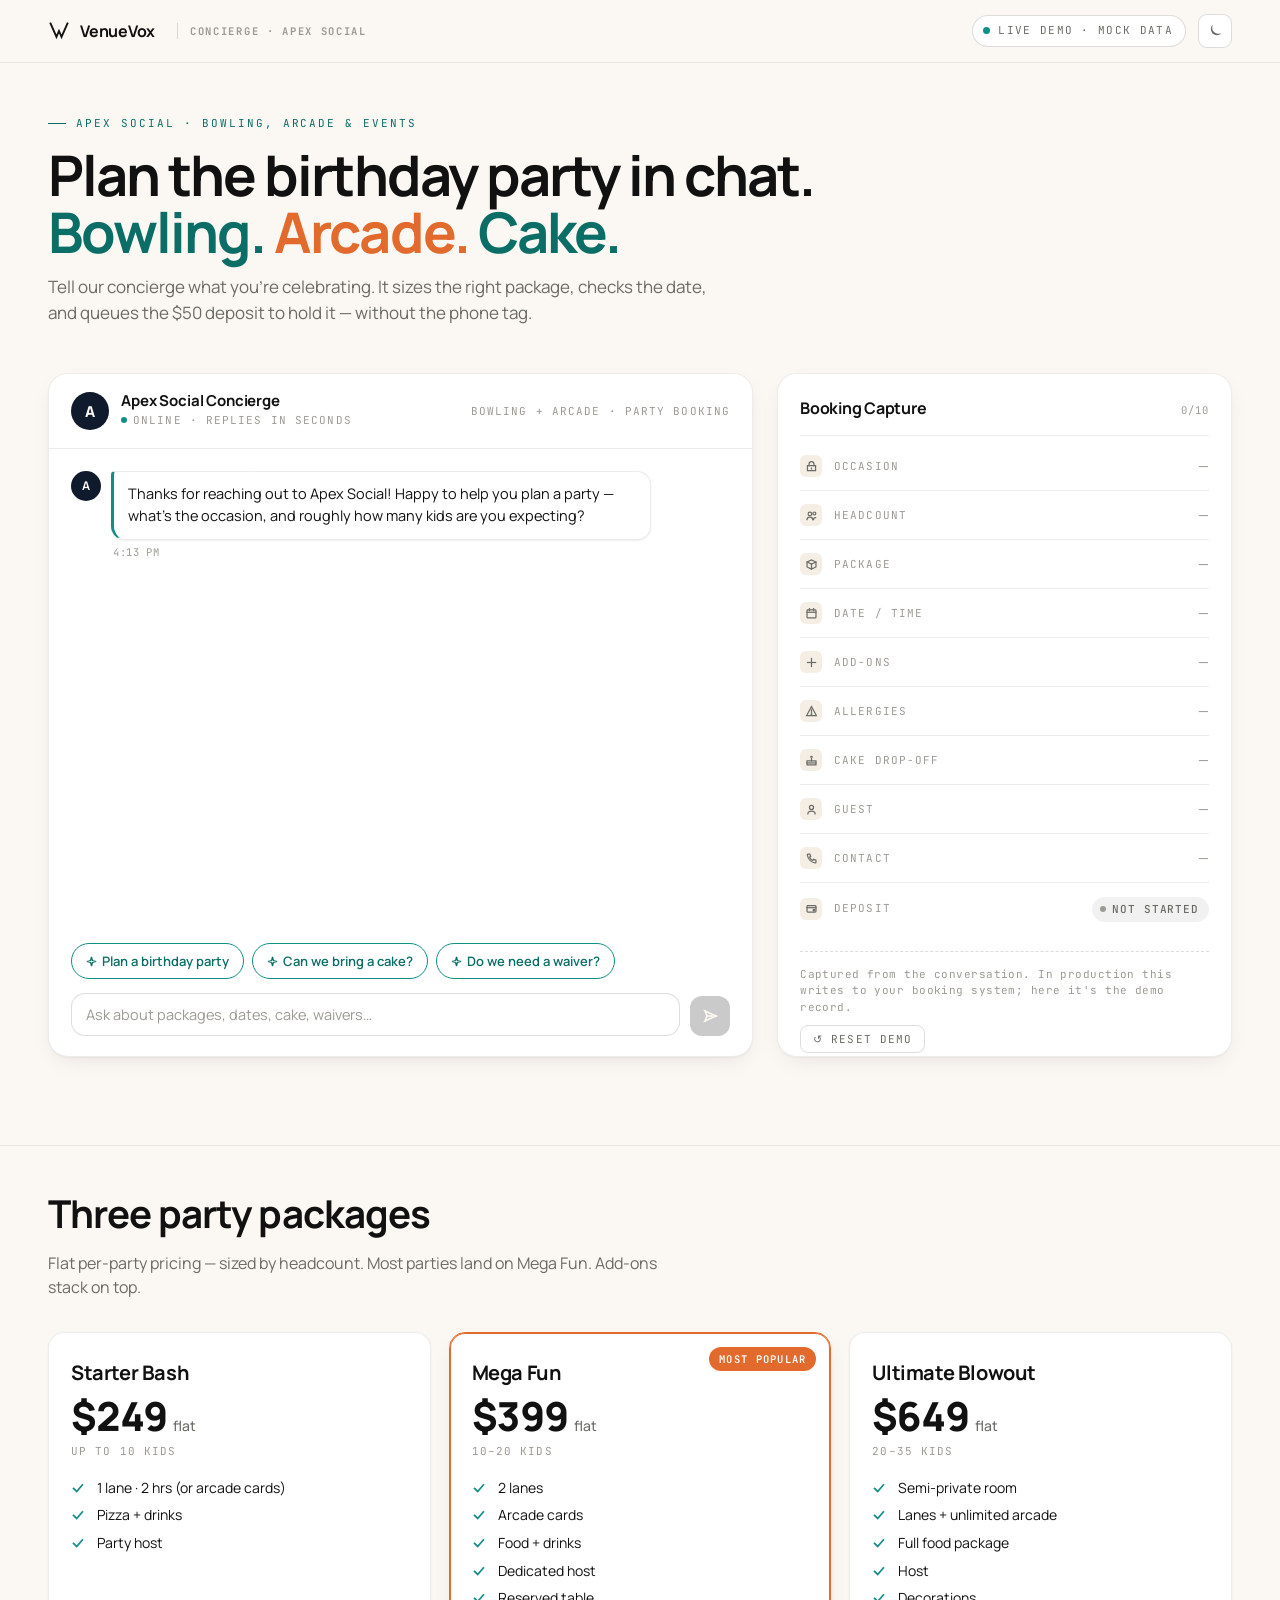
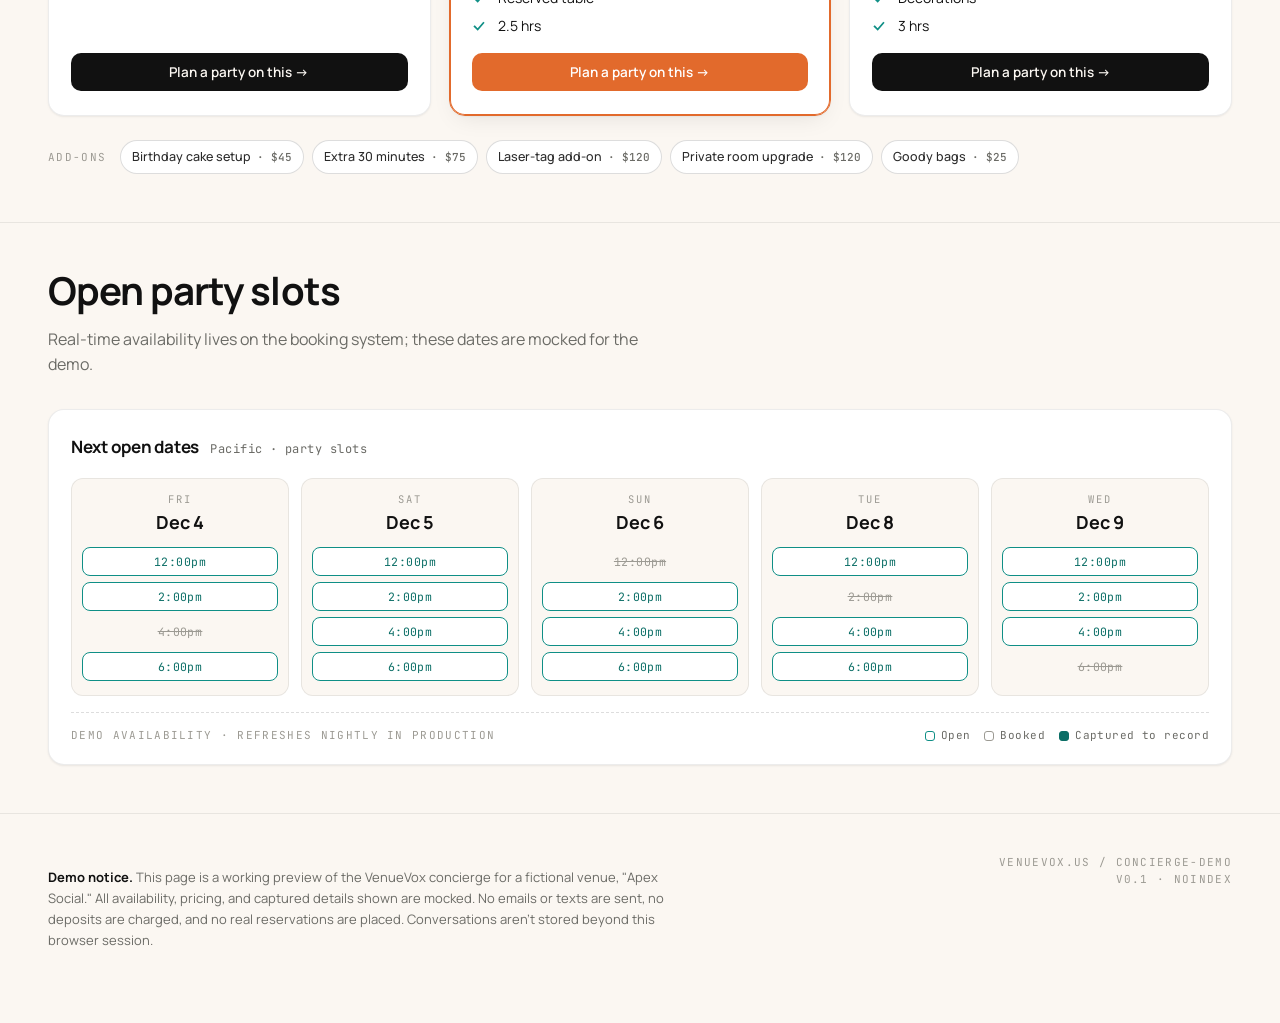
<file: concierge-demo/index.html>
<!doctype html>
<html lang="en" data-theme="light">
<head>
<meta charset="utf-8" />
<meta name="viewport" content="width=device-width,initial-scale=1" />
<meta name="robots" content="noindex,nofollow" />
<title>Apex Social — Concierge (demo)</title>
<meta name="description" content="VenueVox concierge demo — a chat-first party-booking assistant for a fictional eatertainment venue. Mock data only." />
<link rel="icon" href="/favicon.svg" type="image/svg+xml" />
<link rel="preconnect" href="https://fonts.googleapis.com">
<link rel="preconnect" href="https://fonts.gstatic.com" crossorigin>
<link href="https://fonts.googleapis.com/css2?family=Manrope:wght@400;500;600;700;800&family=JetBrains+Mono:wght@400;500&display=swap" rel="stylesheet">
<link rel="stylesheet" href="/concierge-demo/styles.css" />
<!-- PostHog (product analytics) -->
<script>
  !function(t,e){var o,n,p,r;e.__SV||(window.posthog=e,e._i=[],e.init=function(i,s,a){function g(t,e){var o=e.split(".");2==o.length&&(t=t[o[0]],e=o[1]),t[e]=function(){t.push([e].concat(Array.prototype.slice.call(arguments,0)))}}(p=t.createElement("script")).type="text/javascript",p.crossOrigin="anonymous",p.async=!0,p.src=s.api_host.replace(".i.posthog.com","-assets.i.posthog.com")+"/static/array.js",(r=t.getElementsByTagName("script")[0]).parentNode.insertBefore(p,r);var u=e;for(void 0!==a?u=e[a]=[]:a="posthog",u.people=u.people||[],u.toString=function(t){var e="posthog";return"posthog"!==a&&(e+="."+a),t||(e+=" (stub)"),e},u.people.toString=function(){return u.toString(1)+".people (stub)"},o="init capture register register_once register_for_session unregister unregister_for_session getFeatureFlag getFeatureFlagPayload isFeatureEnabled reloadFeatureFlags updateEarlyAccessFeatureEnrollment getEarlyAccessFeatures on onFeatureFlags onSessionId getSurveys getActiveMatchingSurveys renderSurvey canRenderSurvey getNextSurveyStep identify setPersonProperties group resetGroups setPersonPropertiesForFlags resetPersonPropertiesForFlags setGroupPropertiesForFlags resetGroupPropertiesForFlags reset get_distinct_id getGroups get_session_id get_session_replay_url alias set_config startSessionRecording stopSessionRecording sessionRecordingStarted captureException loadToolbar get_property getSessionProperty createPersonProfile opt_in_capturing opt_out_capturing has_opted_in_capturing has_opted_out_capturing clear_opt_in_out_capturing debug getPageViewId captureTraceFeedback captureTraceMetric".split(" "),n=0;n<o.length;n++)g(u,o[n]);e._i.push([i,s,a])},e.__SV=1)}(document,window.posthog||[]);
  posthog.init('phc_nEH4mvhQT7oaBvYxa4fopaT5mHEfyMQbk5YJshWcP4fX',{api_host:'https://us.i.posthog.com',person_profiles:'identified_only'});
</script>
</head>
<body>

<!-- ============================== TOP BAR ============================== -->
<div class="topbar">
  <div class="container topbar-inner">
    <div class="brand">
      <svg width="22" height="22" viewBox="0 0 26 26" fill="none" aria-hidden="true">
        <path d="M3 4 L10 20 L13 13 L16 20 L23 4" stroke="currentColor" stroke-width="2.2" stroke-linecap="square" stroke-linejoin="miter"/>
      </svg>
      VenueVox
      <span class="brand-sub">Concierge · Apex Social</span>
    </div>
    <div class="topbar-right">
      <div class="live-badge">
        <span class="live-dot"></span>
        Live demo · mock data
      </div>
      <button class="theme-toggle" id="themeToggle" aria-label="Toggle light / dark mode" title="Toggle light / dark mode">
        <svg class="icon-moon" width="16" height="16" viewBox="0 0 16 16" fill="none" aria-hidden="true"><path d="M13 10.5A6 6 0 0 1 5.5 3c0-.4 0-.8.1-1.2A6 6 0 1 0 14.2 10.4c-.4.1-.8.1-1.2.1z" fill="currentColor"/></svg>
        <svg class="icon-sun" width="16" height="16" viewBox="0 0 16 16" fill="none" aria-hidden="true" style="display:none"><circle cx="8" cy="8" r="3" fill="currentColor"/><g stroke="currentColor" stroke-width="1.5" stroke-linecap="round"><path d="M8 1v2M8 13v2M1 8h2M13 8h2M3 3l1.4 1.4M11.6 11.6L13 13M3 13l1.4-1.4M11.6 4.4L13 3"/></g></svg>
      </button>
    </div>
  </div>
</div>

<!-- ============================== HERO ============================== -->
<section class="lede">
  <div class="container">
    <span class="lede-eyebrow">Apex Social · Bowling, Arcade &amp; Events</span>
    <h1>
      Plan the birthday party in chat.<br/>
      <span class="acc">Bowling.</span> <em>Arcade.</em> <span class="acc">Cake.</span>
    </h1>
    <p class="sub">
      Tell our concierge what you're celebrating. It sizes the right package, checks the date, and queues the $50 deposit to hold it — without the phone tag.
    </p>
  </div>
</section>

<!-- ============================== CHAT + CAPTURE ============================== -->
<section class="stage">
  <div class="container">
    <div class="chat-grid">

      <!-- chat panel -->
      <section class="chat" aria-label="Concierge chat">
        <header class="chat-head">
          <div class="chat-head-left">
            <div class="h-mono">A</div>
            <div>
              <div class="h-name">Apex Social Concierge</div>
              <div class="h-role"><span class="dot"></span> Online · replies in seconds</div>
            </div>
          </div>
          <div class="chat-head-right">
            <span class="chat-head-meta">Bowling + arcade · party booking</span>
          </div>
        </header>

        <div class="chat-body" id="chatBody"></div>

        <div class="starters" id="starters"></div>

        <form class="input-row" id="chatForm">
          <div class="input-wrap">
            <input type="text" id="chatInput" autocomplete="off"
                   placeholder="Ask about packages, dates, cake, waivers…"
                   aria-label="Message the concierge" />
          </div>
          <button class="send" type="submit" id="chatSend" aria-label="Send">
            <svg width="16" height="16" viewBox="0 0 16 16" fill="none" stroke="currentColor" stroke-width="1.8" stroke-linecap="square" stroke-linejoin="miter"><path d="M14 8 L3 3 L5 8 L3 13 Z"/><path d="M5 8 H14"/></svg>
          </button>
        </form>
      </section>

      <!-- capture panel -->
      <aside class="capture" id="capture">
        <button class="cap-toggle" id="capToggle" aria-expanded="true">
          <span id="capToggleLabel">Booking Capture</span>
          <span class="chev"><svg width="12" height="12" viewBox="0 0 12 12" fill="none" stroke="currentColor" stroke-width="2" stroke-linecap="square"><path d="M3 4.5 L6 7.5 L9 4.5"/></svg></span>
        </button>
        <div class="cap-head">
          <h3>Booking Capture</h3>
          <span class="meta" id="capMeta">0/10</span>
        </div>
        <div class="cap-rows" id="capRows"></div>
        <div class="cap-foot">
          Captured from the conversation. In production this writes to your booking system; here it's the demo record.
          <br/>
          <button class="reset-btn" id="capReset">↺ Reset demo</button>
        </div>
      </aside>

    </div>
  </div>
</section>

<!-- ============================== PACKAGES ============================== -->
<section class="section" id="packages">
  <div class="container">
    <h2>Three party packages</h2>
    <p class="lead">Flat per-party pricing — sized by headcount. Most parties land on Mega Fun. Add-ons stack on top.</p>
    <div class="pkg-grid" id="pkgGrid"></div>
    <div class="addons" id="addonRow"></div>
  </div>
</section>

<!-- ============================== AVAILABILITY ============================== -->
<section class="section" id="availability">
  <div class="container">
    <h2>Open party slots</h2>
    <p class="lead">Real-time availability lives on the booking system; these dates are mocked for the demo.</p>

    <div class="avail-wrap">
      <div class="avail-head">
        <div>
          <h3>Next open dates</h3>
          <span class="range mono">Pacific · party slots</span>
        </div>
      </div>
      <div class="avail-grid" id="availGrid"></div>
      <div class="avail-cap">
        <p>Demo availability · refreshes nightly in production</p>
        <div class="avail-legend">
          <span><i></i> Open</span>
          <span><i class="booked"></i> Booked</span>
          <span><i class="cap"></i> Captured to record</span>
        </div>
      </div>
    </div>
  </div>
</section>

<!-- ============================== FOOTER ============================== -->
<footer>
  <div class="container foot">
    <div class="foot-left">
      <p class="foot-disclosure">
        <b>Demo notice.</b> This page is a working preview of the VenueVox concierge for a fictional venue, "Apex Social." All availability, pricing, and captured details shown are mocked. No emails or texts are sent, no deposits are charged, and no real reservations are placed. Conversations aren't stored beyond this browser session.
      </p>
    </div>
    <div class="foot-right">
      venuevox.us / concierge-demo<br/>
      v0.1 · noindex
    </div>
  </div>
</footer>

<script src="/concierge-demo/app.js"></script>
</body>
</html>
</file>
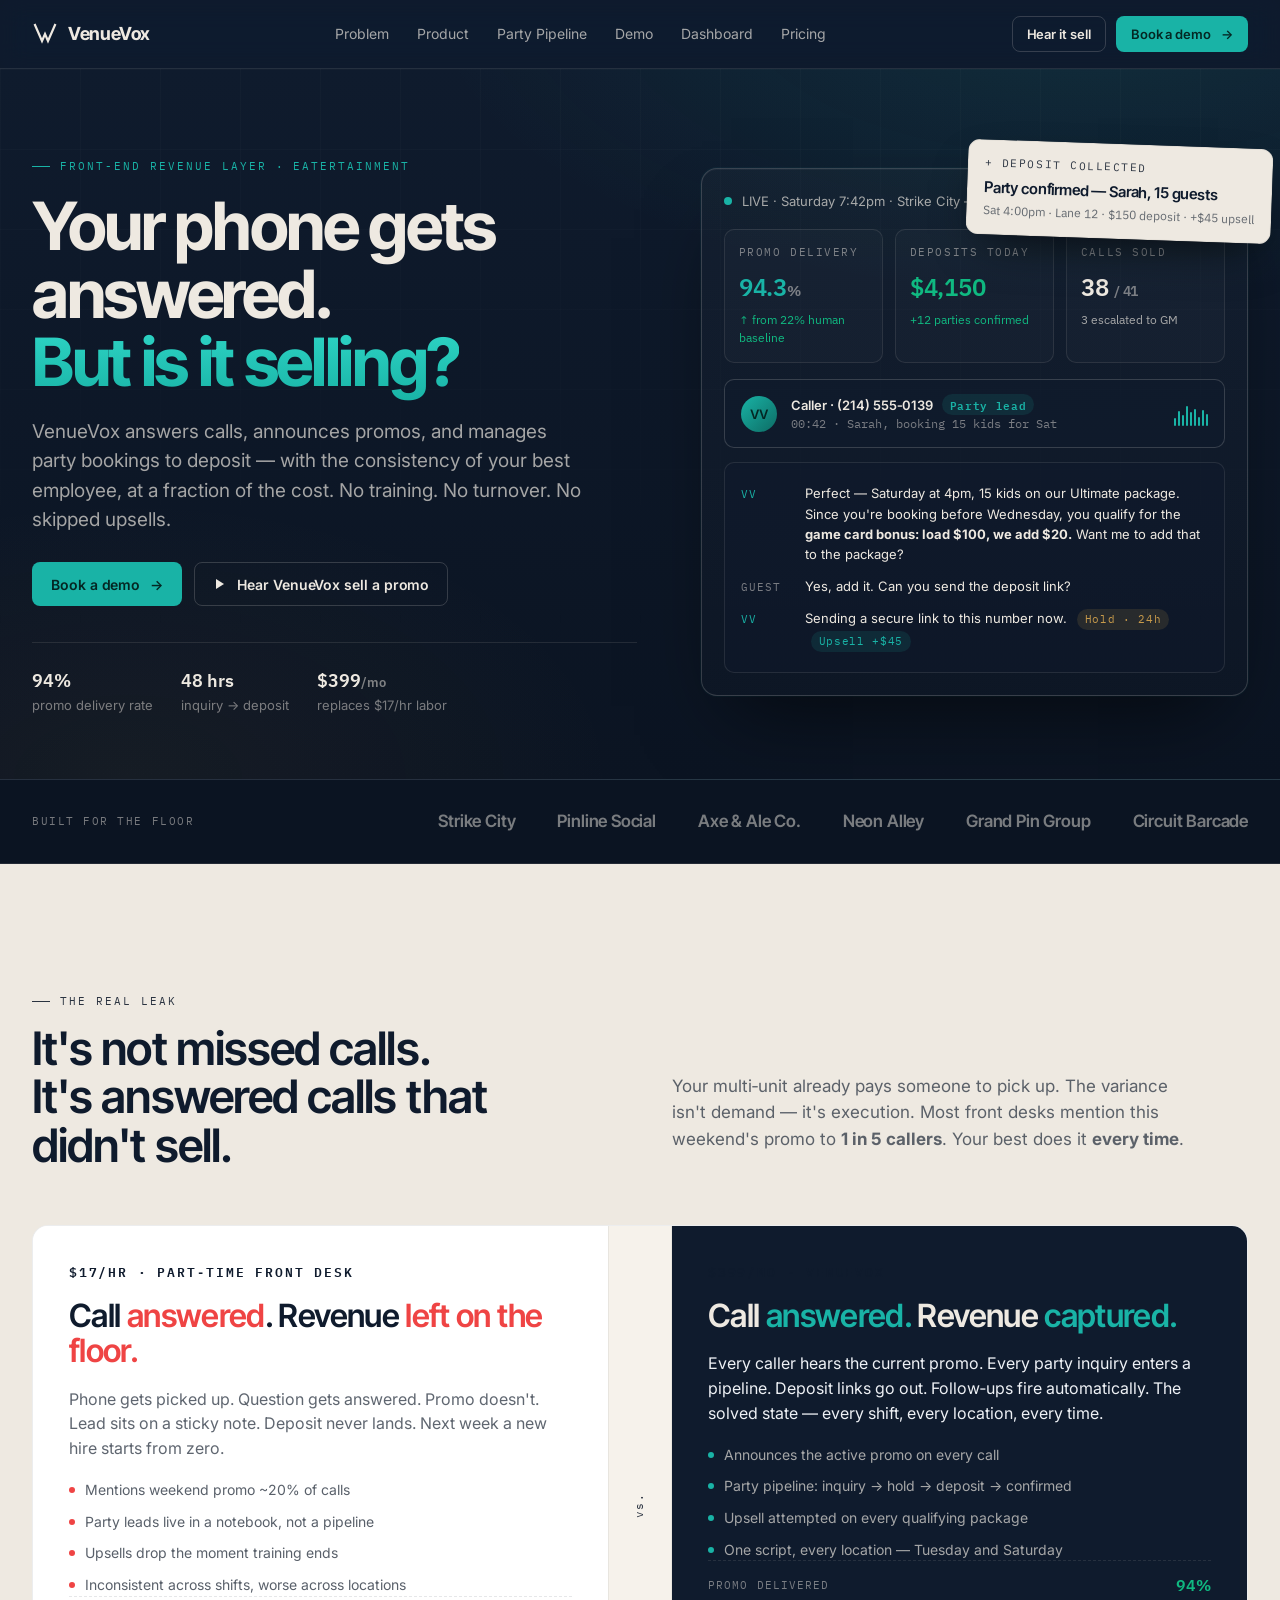
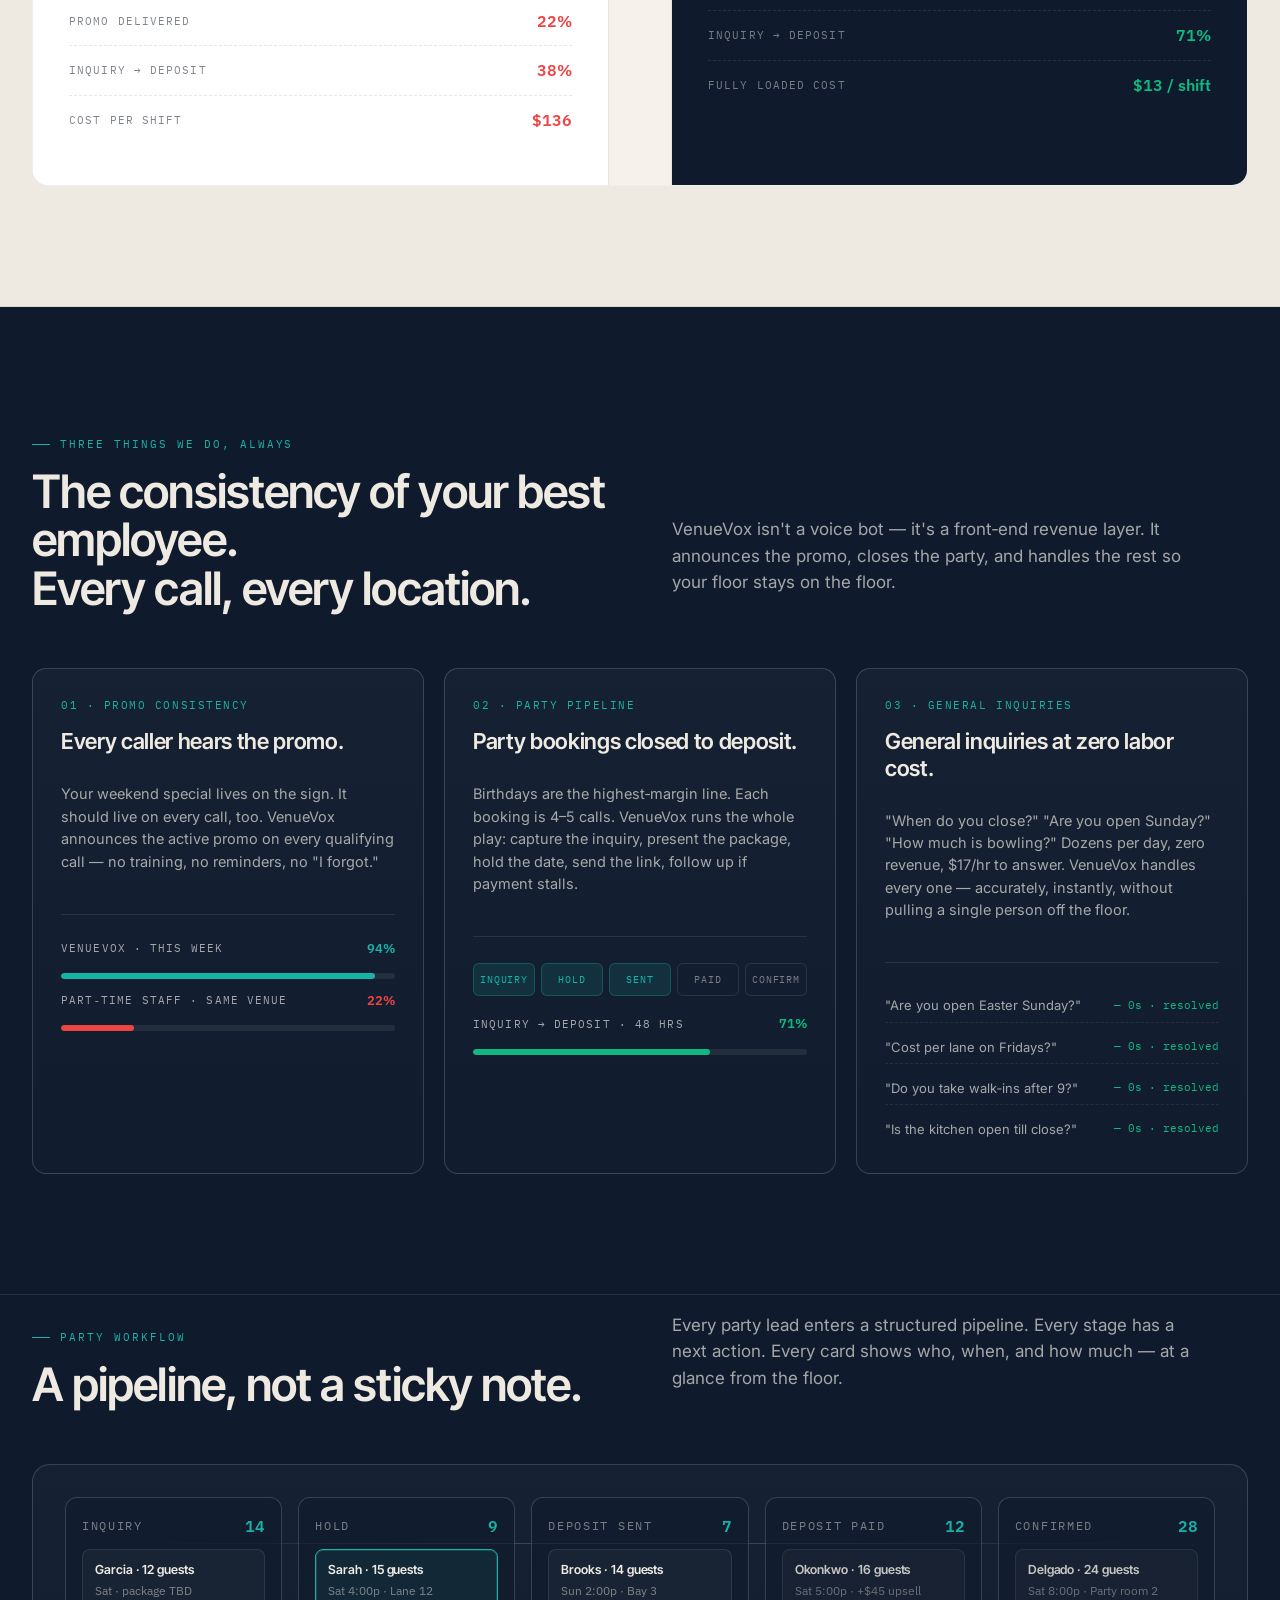
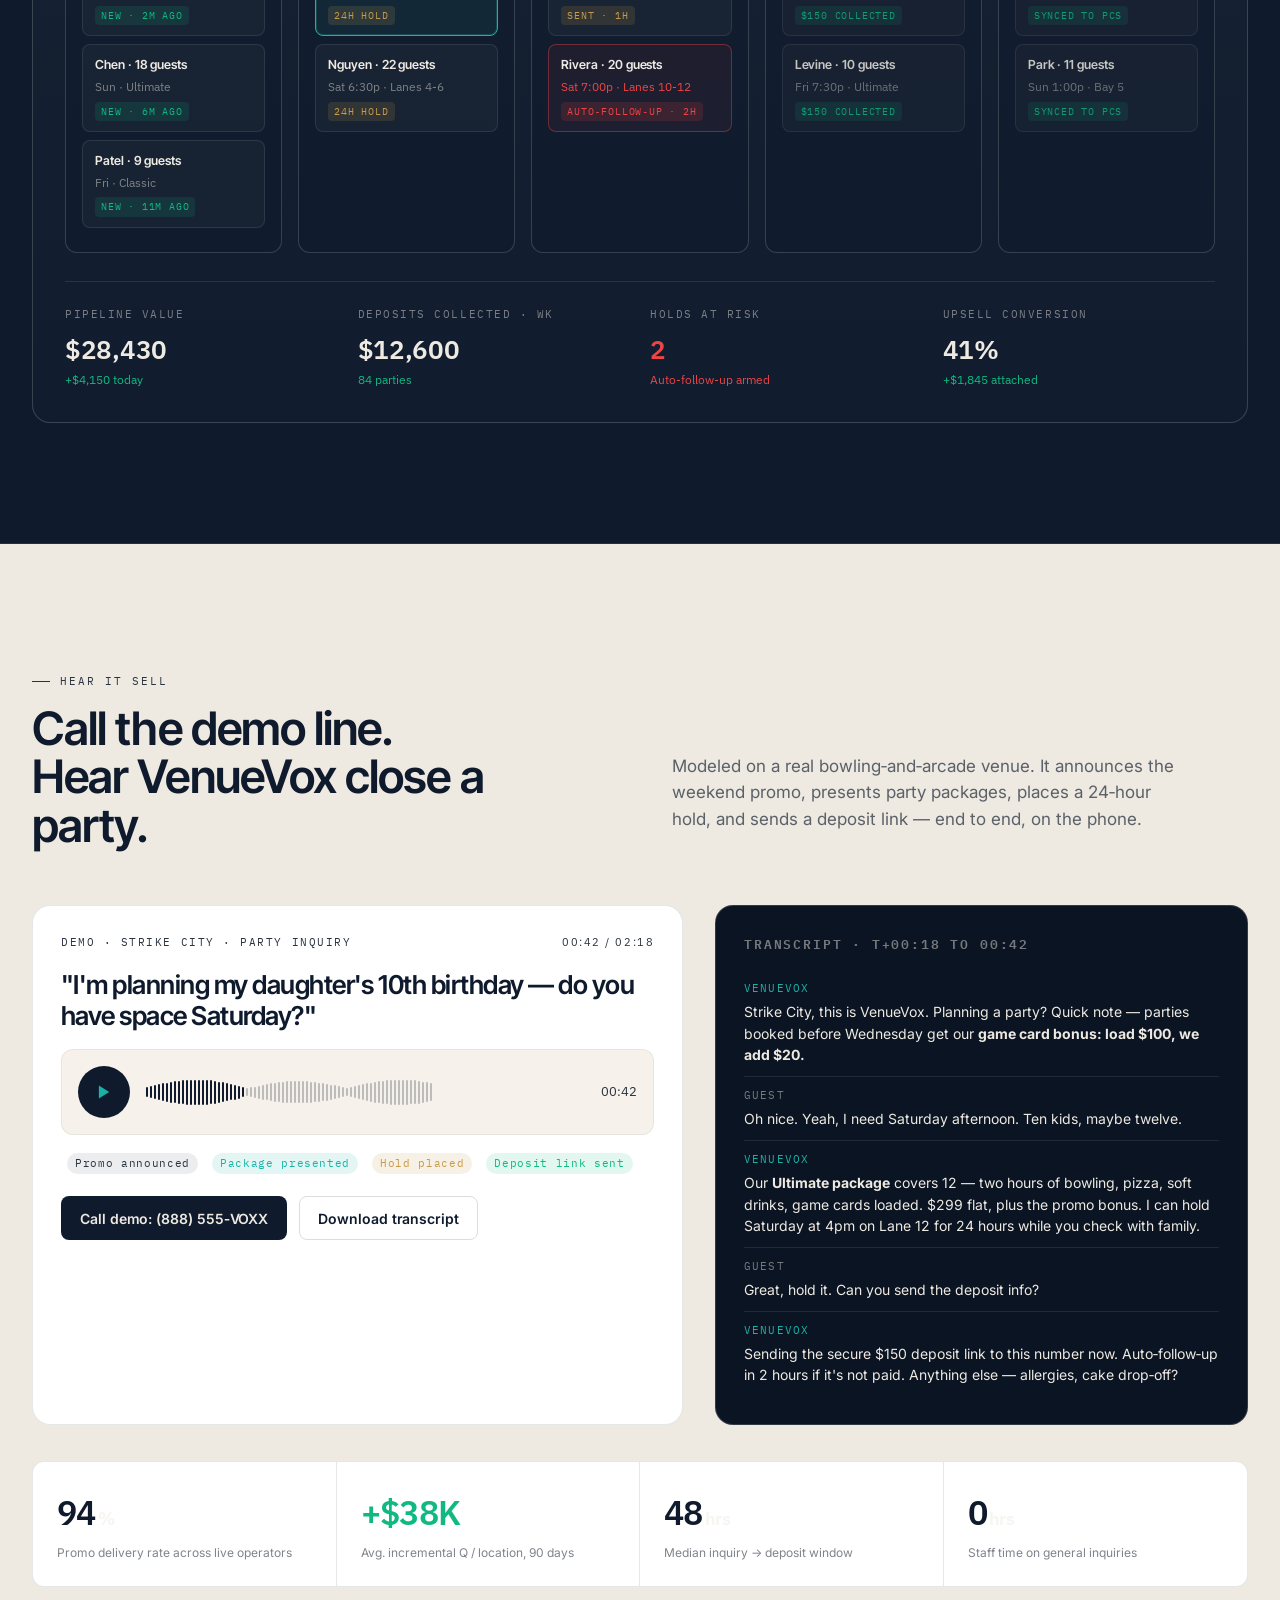
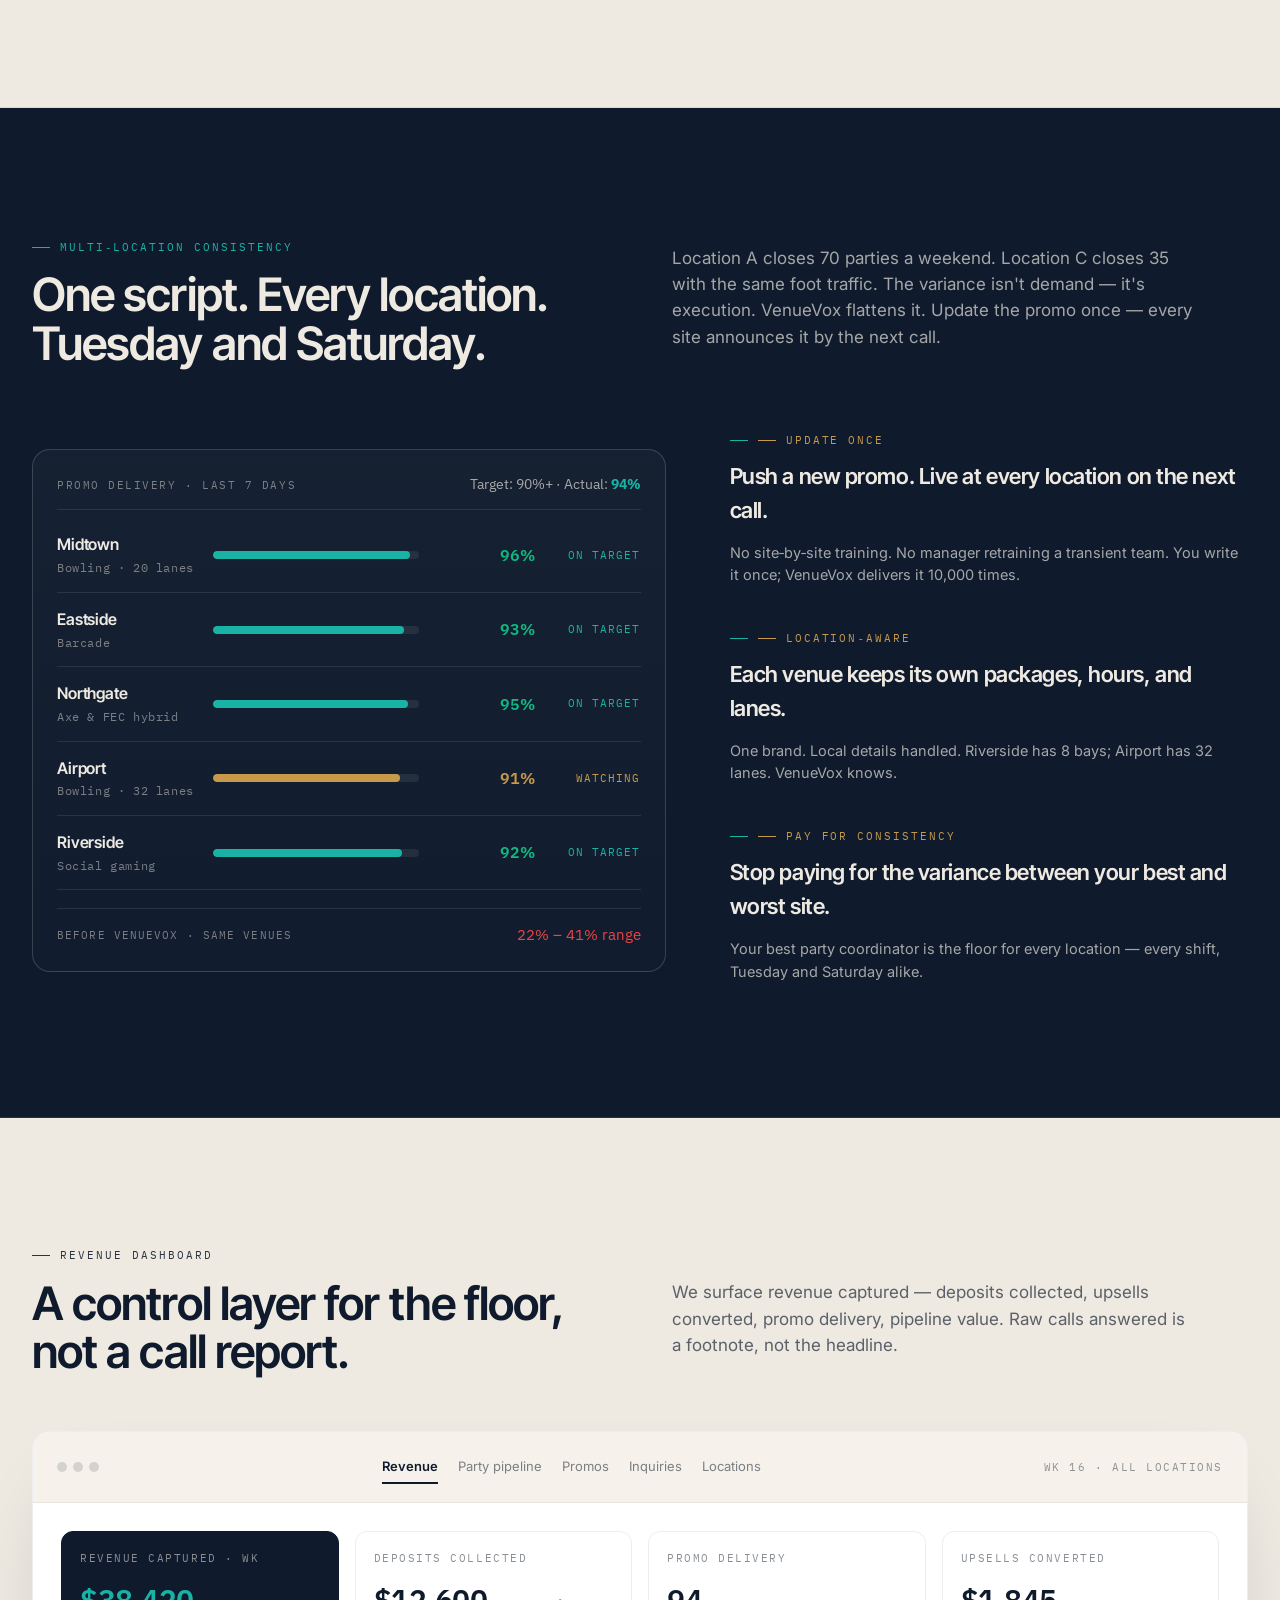
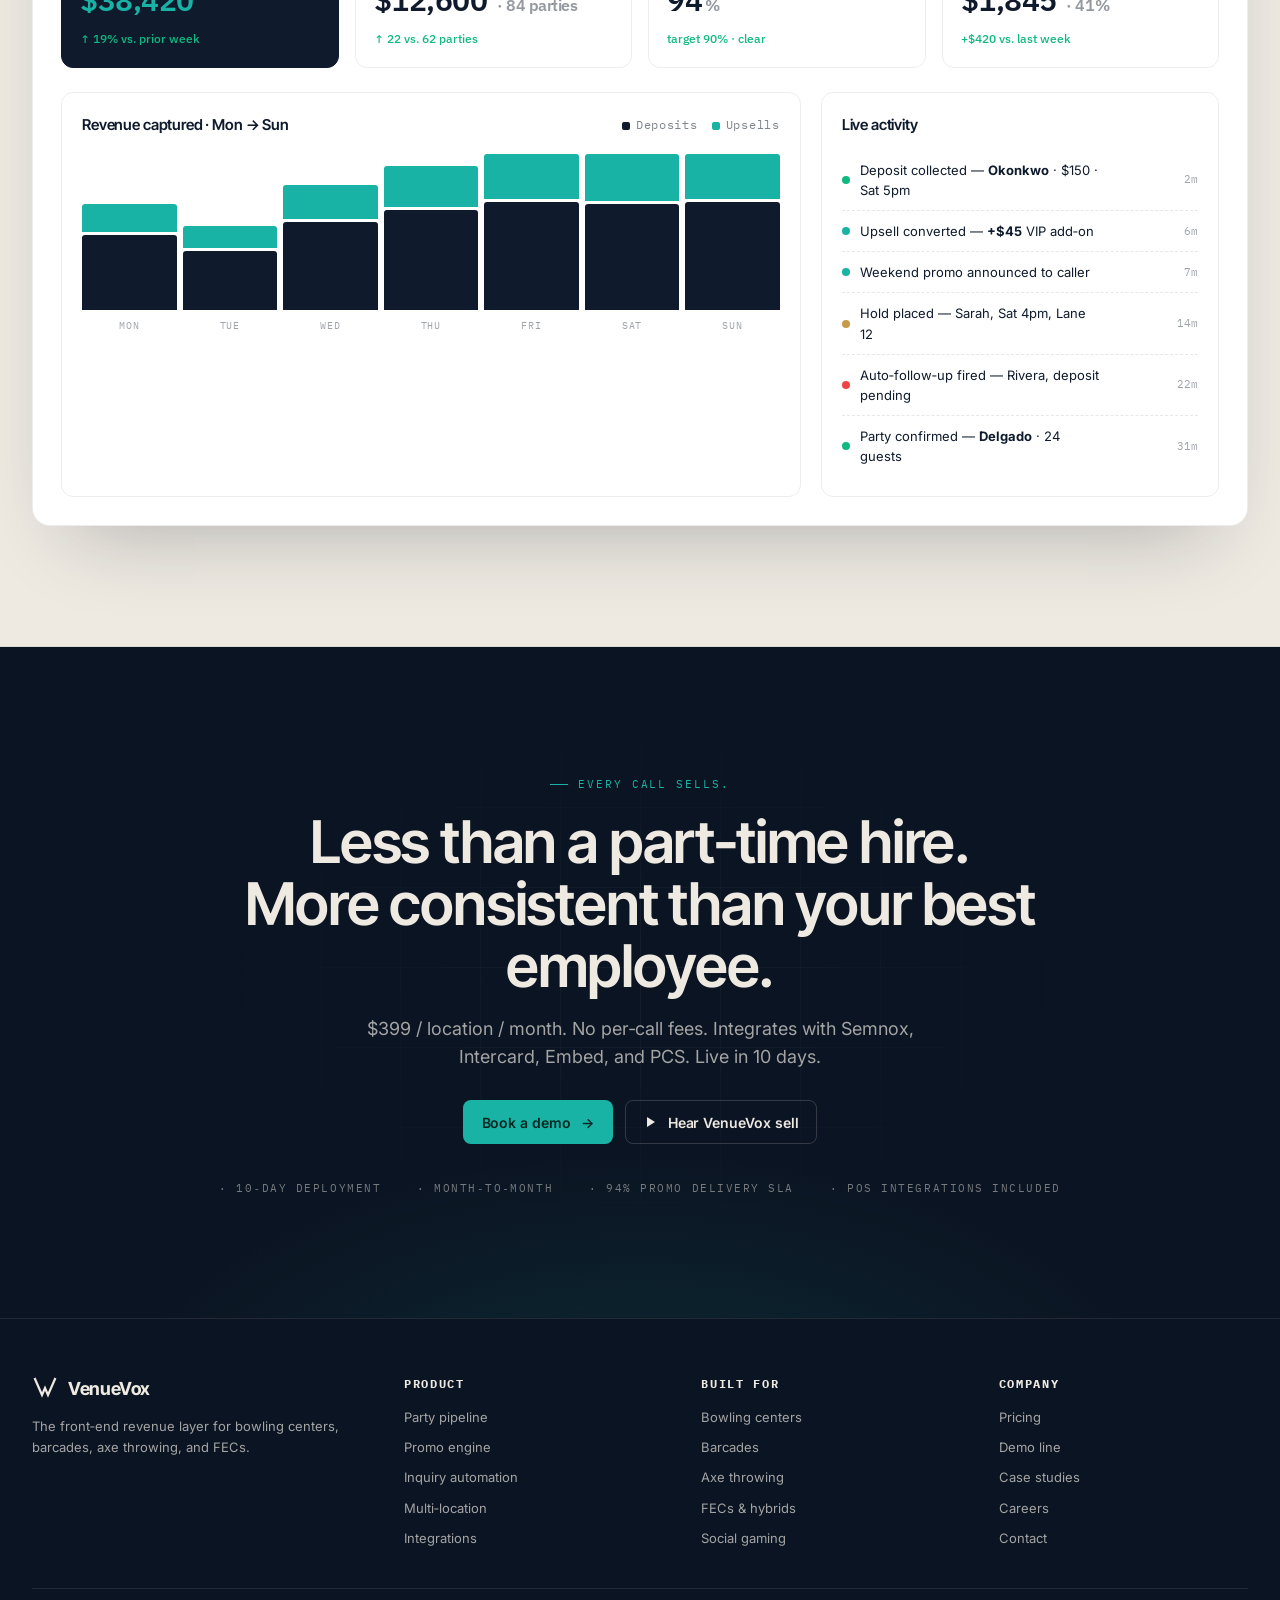
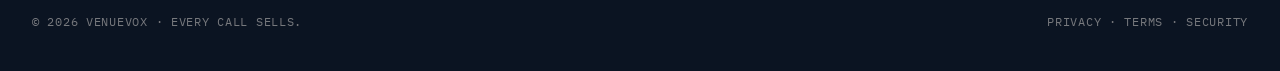
<file: project/VenueVox Homepage (standalone source).html>
<!doctype html>
<html lang="en">
<head>
<meta charset="utf-8" />
<meta name="viewport" content="width=device-width,initial-scale=1" />
<title>VenueVox — Every call sells.</title>
<link rel="preconnect" href="https://fonts.googleapis.com">
<link rel="preconnect" href="https://fonts.gstatic.com" crossorigin>
<link href="https://fonts.googleapis.com/css2?family=Inter+Tight:wght@400;500;600;700;800&family=Inter:wght@400;500;600;700&family=IBM+Plex+Sans:wght@400;500;600;700&family=IBM+Plex+Mono:wght@400;500&display=swap" rel="stylesheet">

<template id="__bundler_thumbnail" data-bg-color="#0F1B2D">
  <svg viewBox="0 0 1200 800" xmlns="http://www.w3.org/2000/svg">
    <rect width="1200" height="800" fill="#0F1B2D"/>
    <g stroke="#19B3A6" stroke-width="22" fill="none" stroke-linecap="square" stroke-linejoin="miter">
      <path d="M420 280 L560 560 L600 440 L640 560 L780 280"/>
    </g>
    <circle cx="850" cy="285" r="10" fill="#19B3A6"/>
  </svg>
</template>
<style>
:root{
  --navy:#0F1B2D;
  --navy-2:#0B1422;
  --graphite:#2A3340;
  --teal:#19B3A6;
  --teal-soft:rgba(25,179,166,.12);
  --brass:#C79A4B;
  --stone:#EEE9E1;
  --stone-2:#F6F2EB;
  --emerald:#10B981;
  --coral:#EF4444;
  --line:rgba(238,233,225,.10);
  --line-2:rgba(238,233,225,.18);
  --ink:#EEE9E1;
  --ink-mute:rgba(238,233,225,.68);
  --ink-dim:rgba(238,233,225,.48);

  --f-display:"Inter Tight", ui-sans-serif, system-ui, sans-serif;
  --f-sans:"Inter", ui-sans-serif, system-ui, sans-serif;
  --f-num:"IBM Plex Sans", ui-sans-serif, system-ui, sans-serif;
  --f-mono:"IBM Plex Mono", ui-monospace, monospace;
}
*{box-sizing:border-box}
html,body{margin:0;padding:0}
body{
  font-family:var(--f-sans);
  color:var(--ink);
  background:var(--navy);
  -webkit-font-smoothing:antialiased;
  text-rendering:optimizeLegibility;
  font-size:16px;
  line-height:1.55;
}
h1,h2,h3,h4{font-family:var(--f-display); letter-spacing:-.02em; margin:0; font-weight:600;}
h1{letter-spacing:-.035em; font-weight:700}
a{color:inherit; text-decoration:none}
button{font-family:inherit}
.num{font-family:var(--f-num); font-variant-numeric:tabular-nums}
.mono{font-family:var(--f-mono)}
.container{max-width:1280px; margin:0 auto; padding:0 32px}
.eyebrow{
  font-family:var(--f-mono); font-size:11px; text-transform:uppercase;
  letter-spacing:.18em; color:var(--teal);
  display:inline-flex; align-items:center; gap:10px;
}
.eyebrow::before{content:""; width:18px; height:1px; background:var(--teal); display:inline-block}

/* ===================== NAV ===================== */
.nav{
  position:sticky; top:0; z-index:40;
  background:rgba(15,27,45,.75);
  backdrop-filter:saturate(140%) blur(14px);
  border-bottom:1px solid var(--line);
}
.nav-inner{display:flex; align-items:center; justify-content:space-between; height:68px}
.brand{display:flex; align-items:center; gap:10px; font-family:var(--f-display); font-weight:700; letter-spacing:-.02em; font-size:18px}
.brand .mark{
  width:26px; height:26px; position:relative;
  display:inline-flex; align-items:center; justify-content:center;
}
.brand .mark svg{display:block}
.nav ul{list-style:none; display:flex; gap:28px; padding:0; margin:0; font-size:14px; color:var(--ink-mute)}
.nav ul a:hover{color:var(--ink)}
.nav-cta{display:flex; align-items:center; gap:10px}

/* ===================== BUTTONS ===================== */
.btn{
  display:inline-flex; align-items:center; gap:10px;
  height:44px; padding:0 18px; border-radius:8px;
  font-size:14px; font-weight:600; letter-spacing:-.005em;
  border:1px solid transparent; cursor:pointer;
  transition:transform .15s ease, background .2s ease, border-color .2s ease, color .2s ease;
}
.btn:hover{transform:translateY(-1px)}
.btn-primary{background:var(--teal); color:#042723;}
.btn-primary:hover{background:#22c8ba}
.btn-ghost{background:transparent; color:var(--ink); border-color:var(--line-2)}
.btn-ghost:hover{border-color:var(--ink); background:rgba(238,233,225,.04)}
.btn-dark{background:var(--navy); color:var(--ink)}
.btn-sm{height:36px; padding:0 14px; font-size:13px}
.btn .arrow{display:inline-block; transition:transform .2s}
.btn:hover .arrow{transform:translateX(2px)}

/* ===================== HERO ===================== */
.hero{
  position:relative;
  padding:80px 0 64px;
  overflow:hidden;
  border-bottom:1px solid var(--line);
  background:
    radial-gradient(1100px 500px at 85% -10%, rgba(25,179,166,.12), transparent 60%),
    radial-gradient(700px 400px at 10% 100%, rgba(199,154,75,.06), transparent 70%),
    linear-gradient(180deg, var(--navy) 0%, var(--navy-2) 100%);
}
.hero::before{
  /* architectural grid lines */
  content:""; position:absolute; inset:0; pointer-events:none;
  background-image:
    linear-gradient(to right, rgba(238,233,225,.04) 1px, transparent 1px),
    linear-gradient(to bottom, rgba(238,233,225,.04) 1px, transparent 1px);
  background-size:80px 80px;
  mask-image:linear-gradient(180deg, rgba(0,0,0,.6), rgba(0,0,0,0) 85%);
}
.hero-grid{
  display:grid; grid-template-columns: 1.05fr .95fr; gap:64px; align-items:center;
  position:relative;
}
.hero h1{
  font-size:clamp(44px, 5.2vw, 76px); line-height:1.02;
  margin:18px 0 20px;
}
.hero h1 em{
  font-style:normal; color:var(--teal);
  background:linear-gradient(180deg, #2fd7c7, #19B3A6);
  -webkit-background-clip:text; background-clip:text; color:transparent;
}
.hero p.sub{
  font-size:19px; line-height:1.55; color:var(--ink-mute); max-width:560px;
}
.hero .cta-row{display:flex; gap:12px; margin-top:28px; flex-wrap:wrap}
.hero .meta{
  display:flex; gap:28px; margin-top:36px; padding-top:24px;
  border-top:1px solid var(--line);
  color:var(--ink-dim); font-size:13px;
}
.hero .meta strong{color:var(--ink); font-family:var(--f-num); font-weight:600; font-size:18px; display:block}

/* ===================== HERO VISUAL: Revenue Console ===================== */
.console{
  position:relative;
  border:1px solid var(--line-2);
  border-radius:16px;
  background:
    linear-gradient(180deg, rgba(238,233,225,.025), rgba(238,233,225,.01));
  padding:22px;
  box-shadow:
    0 1px 0 rgba(255,255,255,.04) inset,
    0 40px 80px -30px rgba(0,0,0,.6),
    0 0 0 1px rgba(25,179,166,.05);
}
.console-head{display:flex; align-items:center; justify-content:space-between; margin-bottom:18px}
.console-head .title{display:flex; align-items:center; gap:10px; font-size:13px; color:var(--ink-mute)}
.pulse{
  width:8px; height:8px; border-radius:50%; background:var(--teal);
  box-shadow:0 0 0 0 rgba(25,179,166,.6);
  animation:pulse 2s infinite;
}
@keyframes pulse{
  0%{box-shadow:0 0 0 0 rgba(25,179,166,.5)}
  70%{box-shadow:0 0 0 10px rgba(25,179,166,0)}
  100%{box-shadow:0 0 0 0 rgba(25,179,166,0)}
}
.console-stats{display:grid; grid-template-columns:repeat(3,1fr); gap:12px; margin-bottom:16px}
.stat{
  border:1px solid var(--line); border-radius:10px; padding:14px;
  background:rgba(238,233,225,.02);
}
.stat .label{font-size:11px; letter-spacing:.14em; text-transform:uppercase; color:var(--ink-dim); margin-bottom:8px; font-family:var(--f-mono)}
.stat .value{font-family:var(--f-num); font-size:24px; font-weight:600; letter-spacing:-.01em}
.stat .delta{font-size:12px; color:var(--emerald); margin-top:4px; font-family:var(--f-num)}
.stat.revenue .value{color:var(--emerald)}
.stat.promo .value{color:var(--teal)}

.console-call{
  border:1px solid var(--line-2); border-radius:10px; padding:14px 16px;
  background:rgba(15,27,45,.5);
  display:grid; grid-template-columns:auto 1fr auto; gap:14px; align-items:center;
}
.avatar{
  width:36px;height:36px;border-radius:50%; background:linear-gradient(135deg,var(--teal),#0d6c64);
  display:flex; align-items:center; justify-content:center; font-weight:600; color:#042723; font-size:13px;
}
.call-info .name{font-size:13px; font-weight:600}
.call-info .sub{font-size:12px; color:var(--ink-dim); font-family:var(--f-mono)}
.waveband{display:flex; gap:2px; align-items:end; height:24px}
.waveband span{width:2px; background:var(--teal); border-radius:1px; animation:wave 1.2s ease-in-out infinite}
.waveband span:nth-child(1){height:30%; animation-delay:0s}
.waveband span:nth-child(2){height:60%; animation-delay:.08s}
.waveband span:nth-child(3){height:45%; animation-delay:.16s}
.waveband span:nth-child(4){height:80%; animation-delay:.24s}
.waveband span:nth-child(5){height:55%; animation-delay:.32s}
.waveband span:nth-child(6){height:70%; animation-delay:.4s}
.waveband span:nth-child(7){height:35%; animation-delay:.48s}
.waveband span:nth-child(8){height:65%; animation-delay:.56s}
.waveband span:nth-child(9){height:50%; animation-delay:.64s}
@keyframes wave{0%,100%{transform:scaleY(.5)}50%{transform:scaleY(1)}}

.transcript{
  margin-top:14px; border:1px solid var(--line); border-radius:10px;
  background:rgba(15,27,45,.4); padding:14px 16px;
  font-size:13px; line-height:1.55;
}
.transcript .t-row{display:grid; grid-template-columns:54px 1fr; gap:10px; padding:6px 0}
.transcript .who{color:var(--ink-dim); font-family:var(--f-mono); font-size:11px; letter-spacing:.1em; text-transform:uppercase; padding-top:3px}
.transcript .msg{color:var(--ink)}
.transcript .who.vv{color:var(--teal)}
.tag{
  display:inline-block; padding:2px 8px; border-radius:999px;
  font-size:11px; font-family:var(--f-mono); letter-spacing:.06em;
  background:rgba(25,179,166,.12); color:var(--teal); margin-left:6px;
}
.tag.brass{background:rgba(199,154,75,.14); color:var(--brass)}

/* Floating pipeline chip */
.float-chip{
  position:absolute; right:-24px; top:-24px;
  background:var(--stone); color:var(--navy);
  border-radius:12px; padding:14px 16px; min-width:220px;
  box-shadow:0 20px 50px -20px rgba(0,0,0,.8);
  border:1px solid rgba(0,0,0,.06);
  transform:rotate(2deg);
}
.float-chip .t{font-size:11px; font-family:var(--f-mono); letter-spacing:.14em; text-transform:uppercase; color:var(--graphite); margin-bottom:6px}
.float-chip .m{font-family:var(--f-display); font-weight:600; font-size:15px; letter-spacing:-.01em; line-height:1.3}
.float-chip .s{font-size:12px; color:rgba(42,51,64,.7); margin-top:4px; font-family:var(--f-num)}

/* ===================== MARQUEE / OPERATORS ===================== */
.trust{padding:28px 0; border-bottom:1px solid var(--line); background:var(--navy-2)}
.trust-row{display:flex; align-items:center; justify-content:space-between; gap:32px; flex-wrap:wrap; color:var(--ink-dim); font-size:13px}
.trust-row .label{font-family:var(--f-mono); text-transform:uppercase; letter-spacing:.14em; font-size:11px}
.logos{display:flex; gap:42px; align-items:center; flex-wrap:wrap; color:var(--ink-mute)}
.logos span{font-family:var(--f-display); font-weight:600; letter-spacing:-.01em; font-size:17px; opacity:.72}

/* ===================== PROBLEM REFRAME ===================== */
.section{padding:120px 0; border-bottom:1px solid var(--line); position:relative}
.section.light{background:var(--stone); color:var(--navy); border-color:rgba(15,27,45,.08)}
.section.light .eyebrow{color:var(--graphite)}
.section.light .eyebrow::before{background:var(--graphite)}
.section.light h2, .section.light h3{color:var(--navy)}
.section.light p{color:rgba(42,51,64,.75)}

.section-head{display:grid; grid-template-columns:1fr 1fr; gap:64px; align-items:end; margin-bottom:56px}
.section-head h2{font-size:clamp(34px, 3.6vw, 52px); line-height:1.05; max-width:720px}
.section-head p{font-size:17px; line-height:1.55; color:var(--ink-mute); max-width:520px}

.compare{
  display:grid; grid-template-columns:1fr 64px 1fr; gap:0; align-items:stretch;
  border:1px solid rgba(15,27,45,.08); border-radius:16px; overflow:hidden;
  background:#fff;
}
.compare-col{padding:36px 36px 40px}
.compare-col.bad{background:#fff}
.compare-col.good{background:var(--navy); color:var(--ink)}
.compare-divider{
  background:var(--stone-2);
  display:flex; align-items:center; justify-content:center;
  font-family:var(--f-mono); font-size:11px; letter-spacing:.14em; color:var(--graphite);
  writing-mode:vertical-rl; transform:rotate(180deg);
  border-left:1px solid rgba(15,27,45,.06);
  border-right:1px solid rgba(15,27,45,.06);
}
.compare h3{font-size:13px; font-family:var(--f-mono); letter-spacing:.14em; text-transform:uppercase; margin-bottom:16px}
.compare .big{font-family:var(--f-display); font-size:32px; letter-spacing:-.02em; line-height:1.1; font-weight:600; margin-bottom:18px}
.compare .big em{font-style:normal}
.compare-col.bad .big em{color:var(--coral)}
.compare-col.good .big em{color:var(--teal)}
.compare ul{list-style:none; padding:0; margin:18px 0 0; display:grid; gap:10px}
.compare li{font-size:14px; display:flex; gap:10px; align-items:flex-start; color:rgba(42,51,64,.78)}
.compare-col.good li{color:var(--ink-mute)}
.compare li::before{
  content:""; width:6px; height:6px; border-radius:50%;
  background:var(--coral); margin-top:8px; flex:0 0 6px;
}
.compare-col.good li::before{background:var(--teal)}
.compare .row{
  display:grid; grid-template-columns:1fr auto; align-items:center;
  padding:12px 0; border-top:1px dashed rgba(15,27,45,.1); font-size:13px;
}
.compare-col.good .row{border-color:rgba(238,233,225,.1)}
.compare .row .k{color:rgba(42,51,64,.6); font-family:var(--f-mono); font-size:11px; letter-spacing:.1em; text-transform:uppercase}
.compare-col.good .row .k{color:var(--ink-dim)}
.compare .row .v{font-family:var(--f-num); font-weight:600; font-size:16px}
.compare-col.bad .v{color:var(--coral)}
.compare-col.good .v{color:var(--emerald)}

/* ===================== PILLARS ===================== */
.pillars{display:grid; grid-template-columns:repeat(3,1fr); gap:20px}
.pillar{
  border:1px solid var(--line-2); border-radius:14px; padding:28px;
  background:linear-gradient(180deg, rgba(238,233,225,.03), rgba(238,233,225,.01));
  display:flex; flex-direction:column; gap:14px;
  position:relative; overflow:hidden;
}
.pillar .idx{
  font-family:var(--f-mono); font-size:11px; letter-spacing:.14em; color:var(--teal);
}
.pillar h3{font-size:22px; line-height:1.2; letter-spacing:-.015em}
.pillar p{color:var(--ink-mute); font-size:14.5px; line-height:1.55}
.pillar .viz{
  margin-top:12px; border-top:1px solid var(--line); padding-top:18px;
}
.meter{display:grid; grid-template-columns:1fr auto; align-items:center; gap:10px; padding:6px 0; font-size:13px}
.meter .bar{height:6px; border-radius:3px; background:rgba(238,233,225,.08); overflow:hidden; width:100%; grid-column:1/3; margin-top:4px}
.meter .bar > i{display:block; height:100%; background:var(--teal); border-radius:3px}
.meter .bar.bad > i{background:var(--coral)}
.meter .label{color:var(--ink-mute); font-family:var(--f-mono); font-size:11px; letter-spacing:.1em; text-transform:uppercase}
.meter .v{font-family:var(--f-num); font-weight:600}

/* Pipeline mini visual */
.pipe-mini{display:grid; grid-template-columns:repeat(5,1fr); gap:6px; margin-top:8px}
.pipe-mini .node{
  border:1px solid var(--line); border-radius:6px; padding:8px 6px;
  font-family:var(--f-mono); font-size:10px; letter-spacing:.08em; text-transform:uppercase; text-align:center;
  color:var(--ink-dim);
}
.pipe-mini .node.on{background:rgba(25,179,166,.12); color:var(--teal); border-color:rgba(25,179,166,.3)}

/* Inquiry viz */
.inq-list{display:grid; gap:8px; margin-top:8px}
.inq-list .row{display:grid; grid-template-columns:1fr auto; align-items:center; font-size:13px; padding:6px 0; border-bottom:1px dashed rgba(238,233,225,.08)}
.inq-list .row:last-child{border-bottom:none}
.inq-list .row .q{color:var(--ink-mute)}
.inq-list .row .a{color:var(--emerald); font-family:var(--f-mono); font-size:11px}

/* ===================== WORKFLOW / PIPELINE ===================== */
.pipeline-shell{
  border-radius:18px; border:1px solid var(--line-2);
  background:linear-gradient(180deg, rgba(238,233,225,.03), rgba(238,233,225,.01));
  padding:32px;
}
.pipeline{
  display:grid; grid-template-columns:repeat(5,1fr); gap:16px; position:relative;
}
.stage{
  border:1px solid var(--line-2); border-radius:12px; padding:16px; background:rgba(15,27,45,.6);
  position:relative; min-height:200px;
}
.stage-head{display:flex; justify-content:space-between; align-items:center; margin-bottom:10px}
.stage-name{font-size:12px; font-family:var(--f-mono); letter-spacing:.14em; text-transform:uppercase; color:var(--ink-dim)}
.stage-count{font-family:var(--f-num); font-weight:600; color:var(--teal)}
.card-party{
  border:1px solid var(--line); border-radius:8px; padding:10px 12px;
  background:rgba(238,233,225,.03); margin-bottom:8px; font-size:12.5px;
}
.card-party .t{font-weight:600; font-family:var(--f-display); letter-spacing:-.005em}
.card-party .s{color:var(--ink-dim); font-family:var(--f-num); margin-top:3px; font-size:11.5px}
.card-party.active{border-color:var(--teal); background:rgba(25,179,166,.08); box-shadow:0 0 0 1px rgba(25,179,166,.25) inset}
.card-party.risk{border-color:rgba(239,68,68,.4); background:rgba(239,68,68,.06)}
.card-party.risk .s{color:var(--coral)}
.card-party.done{opacity:.82}
.card-party .chip{
  display:inline-block; padding:2px 6px; border-radius:4px; font-family:var(--f-mono); font-size:10px; letter-spacing:.08em;
  background:rgba(16,185,129,.12); color:var(--emerald); text-transform:uppercase; margin-top:6px;
}
.card-party .chip.brass{background:rgba(199,154,75,.15); color:var(--brass)}
.card-party .chip.coral{background:rgba(239,68,68,.14); color:var(--coral)}

.pipeline::before{
  /* connector line */
  content:""; position:absolute; top:46px; left:5%; right:5%; height:1px;
  background:linear-gradient(90deg, transparent, var(--line-2), var(--line-2), transparent);
  z-index:0;
}

.pipeline-foot{
  display:grid; grid-template-columns:repeat(4, 1fr); gap:20px; margin-top:28px;
  padding-top:24px; border-top:1px solid var(--line);
}
.pipeline-stat .l{font-size:11px; font-family:var(--f-mono); letter-spacing:.14em; text-transform:uppercase; color:var(--ink-dim); margin-bottom:6px}
.pipeline-stat .v{font-family:var(--f-num); font-size:26px; font-weight:600; letter-spacing:-.01em}
.pipeline-stat .d{font-size:12px; color:var(--emerald); font-family:var(--f-num); margin-top:2px}

/* ===================== DEMO / PROOF ===================== */
.demo-grid{display:grid; grid-template-columns:1.1fr .9fr; gap:32px; align-items:stretch}
.player{
  border:1px solid rgba(15,27,45,.1); border-radius:18px; padding:28px;
  background:#fff; color:var(--navy); display:flex; flex-direction:column; gap:18px;
  position:relative; overflow:hidden;
}
.player .meta-row{display:flex; justify-content:space-between; align-items:center; font-family:var(--f-mono); font-size:11px; letter-spacing:.14em; text-transform:uppercase; color:var(--graphite)}
.player h3{font-size:26px; letter-spacing:-.02em; line-height:1.2; color:var(--navy)}
.player .controls{
  display:flex; align-items:center; gap:16px; padding:16px;
  border-radius:12px; background:var(--stone-2); border:1px solid rgba(15,27,45,.06);
}
.play-btn{
  width:52px; height:52px; border-radius:50%; border:none; cursor:pointer;
  background:var(--navy); color:var(--teal); display:flex; align-items:center; justify-content:center;
  flex:0 0 52px;
}
.play-btn:hover{background:var(--graphite)}
.scrubber{flex:1; position:relative; height:28px; display:flex; align-items:center}
.scrub-line{height:3px; background:rgba(15,27,45,.1); border-radius:2px; width:100%; position:relative; overflow:hidden}
.scrub-line > i{display:block; height:100%; width:34%; background:var(--navy); border-radius:2px}
.time{font-family:var(--f-num); font-size:13px; color:var(--graphite); min-width:86px; text-align:right}
.wave-static{display:flex; gap:2px; align-items:center; height:28px; flex:1;}
.wave-static span{display:block; width:2px; background:rgba(15,27,45,.25); border-radius:1px}

.demo-transcript{
  border:1px solid var(--line-2); border-radius:18px; padding:28px;
  background:var(--navy-2);
}
.demo-transcript h4{font-size:13px; font-family:var(--f-mono); letter-spacing:.14em; text-transform:uppercase; color:var(--ink-dim); margin-bottom:16px}
.demo-transcript .t-row{padding:10px 0; border-bottom:1px solid var(--line); font-size:14px; line-height:1.55}
.demo-transcript .t-row:last-child{border-bottom:none}
.demo-transcript .who{font-family:var(--f-mono); font-size:11px; letter-spacing:.1em; text-transform:uppercase; color:var(--ink-dim); margin-bottom:4px}
.demo-transcript .who.vv{color:var(--teal)}
.demo-transcript .msg{color:var(--ink)}

.proof-row{
  display:grid; grid-template-columns:repeat(4,1fr); gap:0;
  margin-top:36px; border:1px solid var(--line-2); border-radius:12px; overflow:hidden;
}
.proof-item{padding:24px; border-right:1px solid var(--line-2)}
.proof-item:last-child{border-right:none}
.proof-item .v{font-family:var(--f-num); font-size:34px; font-weight:600; letter-spacing:-.015em}
.proof-item .v .u{font-size:18px; color:var(--ink-dim); margin-left:2px}
.proof-item .l{font-size:12px; color:var(--ink-mute); margin-top:6px; line-height:1.4}

/* ===================== MULTI-LOCATION ===================== */
.multi{
  display:grid; grid-template-columns:1.1fr .9fr; gap:64px; align-items:center;
}
.multi-viz{
  border:1px solid var(--line-2); border-radius:18px; padding:24px;
  background:linear-gradient(180deg, rgba(238,233,225,.03), rgba(238,233,225,.01));
}
.loc-row{
  display:grid; grid-template-columns:140px 1fr 100px 90px; gap:16px; align-items:center;
  padding:14px 0; border-bottom:1px solid var(--line);
}
.loc-row:last-child{border-bottom:none}
.loc-row .nm{font-weight:600; font-family:var(--f-display); letter-spacing:-.01em}
.loc-row .nm span{display:block; font-size:12px; color:var(--ink-dim); font-weight:400; font-family:var(--f-mono); letter-spacing:.05em; margin-top:2px}
.loc-row .bar{height:8px; background:rgba(238,233,225,.08); border-radius:4px; overflow:hidden; position:relative}
.loc-row .bar > i{display:block; height:100%; background:var(--teal); border-radius:4px}
.loc-row .pct{font-family:var(--f-num); font-weight:600; text-align:right}
.loc-row .pct.up{color:var(--emerald)}
.loc-row .status{font-family:var(--f-mono); font-size:11px; letter-spacing:.1em; text-transform:uppercase; color:var(--teal); text-align:right}
.multi-head{padding-bottom:14px; border-bottom:1px solid var(--line); margin-bottom:8px; display:flex; justify-content:space-between; align-items:baseline}
.multi-head .t{font-family:var(--f-mono); font-size:11px; letter-spacing:.14em; text-transform:uppercase; color:var(--ink-dim)}
.multi-head .v{font-family:var(--f-num); font-size:14px; color:var(--ink-mute)}

/* ===================== DASHBOARD PREVIEW ===================== */
.dash{
  border:1px solid rgba(15,27,45,.08); border-radius:18px; overflow:hidden; background:#fff;
  box-shadow:0 40px 80px -40px rgba(15,27,45,.3);
}
.dash-top{
  padding:18px 24px; border-bottom:1px solid rgba(15,27,45,.06);
  display:flex; align-items:center; justify-content:space-between;
  background:var(--stone-2);
}
.dash-top .tabs{display:flex; gap:20px}
.dash-top .tabs a{font-size:13px; color:rgba(42,51,64,.6); padding:6px 0}
.dash-top .tabs a.active{color:var(--navy); font-weight:600; border-bottom:2px solid var(--navy)}
.dash-top .window{display:flex; gap:6px}
.dash-top .window i{width:10px; height:10px; border-radius:50%; background:rgba(15,27,45,.15)}
.dash-body{padding:28px; background:#fff; color:var(--navy)}
.dash-kpis{display:grid; grid-template-columns:repeat(4,1fr); gap:16px; margin-bottom:24px}
.kpi{padding:18px; border:1px solid rgba(15,27,45,.08); border-radius:12px}
.kpi .l{font-size:11px; font-family:var(--f-mono); letter-spacing:.14em; text-transform:uppercase; color:rgba(42,51,64,.55); margin-bottom:10px}
.kpi .v{font-family:var(--f-num); font-size:30px; font-weight:600; letter-spacing:-.015em; color:var(--navy)}
.kpi .v .u{font-size:16px; color:rgba(42,51,64,.5); margin-left:3px}
.kpi .d{font-size:12px; color:var(--emerald); margin-top:6px; font-family:var(--f-num); font-weight:500}
.kpi.accent{background:var(--navy); color:var(--ink); border-color:var(--navy)}
.kpi.accent .l{color:rgba(238,233,225,.55)}
.kpi.accent .v{color:var(--teal)}
.kpi.accent .d{color:var(--emerald)}

.dash-lower{display:grid; grid-template-columns:1.3fr .7fr; gap:20px}
.chart{
  border:1px solid rgba(15,27,45,.08); border-radius:12px; padding:20px;
}
.chart-head{display:flex; justify-content:space-between; align-items:baseline; margin-bottom:14px}
.chart-head h4{font-size:15px; color:var(--navy); letter-spacing:-.01em}
.chart-head .legend{display:flex; gap:14px; font-size:12px; color:rgba(42,51,64,.6); font-family:var(--f-mono); letter-spacing:.06em}
.chart-head .legend span{display:inline-flex; align-items:center; gap:6px}
.chart-head .legend i{width:8px; height:8px; border-radius:2px; display:inline-block}
.chart-plot{height:160px; display:flex; align-items:end; gap:6px; padding-top:4px}
.bar-col{flex:1; display:flex; flex-direction:column; gap:3px; align-items:stretch; height:100%; justify-content:end}
.bar-col i{display:block; border-radius:3px 3px 0 0}
.bar-col i.a{background:var(--navy)}
.bar-col i.b{background:var(--teal)}
.chart-x{display:flex; gap:6px; margin-top:8px; font-family:var(--f-mono); font-size:10px; letter-spacing:.08em; color:rgba(42,51,64,.45); text-transform:uppercase}
.chart-x span{flex:1; text-align:center}

.activity{
  border:1px solid rgba(15,27,45,.08); border-radius:12px; padding:20px;
}
.activity h4{font-size:15px; color:var(--navy); margin-bottom:14px; letter-spacing:-.01em}
.act-row{padding:10px 0; border-bottom:1px dashed rgba(15,27,45,.1); font-size:13px; display:grid; grid-template-columns:auto 1fr auto; gap:10px; align-items:center}
.act-row:last-child{border-bottom:none}
.dot{width:8px; height:8px; border-radius:50%}
.dot.t{background:var(--teal)}
.dot.e{background:var(--emerald)}
.dot.b{background:var(--brass)}
.dot.c{background:var(--coral)}
.act-row .msg{color:var(--navy)}
.act-row .time{font-family:var(--f-mono); font-size:11px; color:rgba(42,51,64,.45)}

/* ===================== FINAL CTA ===================== */
.final-cta{
  padding:120px 0;
  background:
    radial-gradient(900px 500px at 50% 120%, rgba(25,179,166,.15), transparent 60%),
    var(--navy-2);
  text-align:center; border-bottom:1px solid var(--line);
  position:relative; overflow:hidden;
}
.final-cta::before{
  content:""; position:absolute; inset:0;
  background-image:
    linear-gradient(to right, rgba(238,233,225,.04) 1px, transparent 1px),
    linear-gradient(to bottom, rgba(238,233,225,.04) 1px, transparent 1px);
  background-size:80px 80px;
  mask-image:radial-gradient(600px 400px at 50% 50%, #000 10%, transparent 70%);
  pointer-events:none;
}
.final-cta h2{font-size:clamp(38px, 4.6vw, 68px); line-height:1.05; margin:18px auto 18px; max-width:900px}
.final-cta p{color:var(--ink-mute); font-size:18px; max-width:620px; margin:0 auto 30px}
.final-cta .cta-row{display:flex; gap:12px; justify-content:center; flex-wrap:wrap}

/* ===================== FOOTER ===================== */
footer{padding:56px 0 40px; background:var(--navy-2); color:var(--ink-mute); font-size:13px}
.foot-top{display:grid; grid-template-columns:1.3fr 1fr 1fr 1fr; gap:48px; margin-bottom:40px}
.foot-top h5{color:var(--ink); font-size:12px; font-family:var(--f-mono); letter-spacing:.14em; text-transform:uppercase; margin:0 0 14px}
.foot-top ul{list-style:none; padding:0; margin:0; display:grid; gap:10px}
.foot-top a:hover{color:var(--ink)}
.foot-bottom{padding-top:24px; border-top:1px solid var(--line); display:flex; justify-content:space-between; flex-wrap:wrap; gap:12px; font-size:12px; color:var(--ink-dim); font-family:var(--f-mono); letter-spacing:.06em; text-transform:uppercase}

/* ===================== RESPONSIVE ===================== */
@media (max-width:960px){
  .container{padding:0 20px}
  .hero{padding:48px 0 48px}
  .hero-grid{grid-template-columns:1fr; gap:40px}
  .nav ul{display:none}
  .section{padding:72px 0}
  .section-head{grid-template-columns:1fr; gap:20px; margin-bottom:36px}
  .compare{grid-template-columns:1fr}
  .compare-divider{writing-mode:horizontal-tb; transform:none; padding:10px; border-left:none; border-right:none; border-top:1px solid rgba(15,27,45,.06); border-bottom:1px solid rgba(15,27,45,.06)}
  .pillars{grid-template-columns:1fr}
  .pipeline{grid-template-columns:1fr; gap:10px}
  .pipeline::before{display:none}
  .pipeline-foot{grid-template-columns:repeat(2,1fr); gap:16px}
  .demo-grid{grid-template-columns:1fr}
  .proof-row{grid-template-columns:repeat(2,1fr)}
  .proof-item{border-right:none; border-bottom:1px solid var(--line-2)}
  .proof-item:nth-child(even){border-right:none}
  .multi{grid-template-columns:1fr; gap:32px}
  .dash-kpis{grid-template-columns:repeat(2,1fr)}
  .dash-lower{grid-template-columns:1fr}
  .foot-top{grid-template-columns:1fr 1fr; gap:24px}
  .loc-row{grid-template-columns:120px 1fr 70px; }
  .loc-row .status{display:none}
  .float-chip{right:8px; top:-10px; min-width:180px}
  .nav-cta .btn-ghost{display:none}
}

/* ===================== TWEAKS ===================== */
.tweaks{
  position:fixed; right:20px; bottom:20px; z-index:60;
  width:280px;
  background:#0B1422; border:1px solid var(--line-2); border-radius:12px;
  padding:16px; box-shadow:0 30px 60px -20px rgba(0,0,0,.7);
  display:none;
}
.tweaks.on{display:block}
.tweaks h5{font-family:var(--f-mono); font-size:11px; letter-spacing:.14em; text-transform:uppercase; color:var(--ink-dim); margin:0 0 12px; display:flex; justify-content:space-between; align-items:center}
.tweaks h5 button{background:transparent; border:none; color:var(--ink-mute); cursor:pointer; font-size:16px}
.tweaks .group{margin-bottom:14px}
.tweaks .group label{display:block; font-size:11px; font-family:var(--f-mono); letter-spacing:.1em; text-transform:uppercase; color:var(--ink-dim); margin-bottom:6px}
.tweaks .opts{display:flex; gap:6px; flex-wrap:wrap}
.tweaks .opts button{
  flex:1; min-width:0; padding:8px 10px; font-size:12px; border-radius:6px;
  border:1px solid var(--line-2); background:transparent; color:var(--ink-mute); cursor:pointer;
  font-family:var(--f-sans);
}
.tweaks .opts button.on{background:var(--teal); color:#042723; border-color:var(--teal)}
.tweaks .swatch{display:flex; gap:8px}
.tweaks .swatch button{width:28px; height:28px; border-radius:6px; border:2px solid transparent; cursor:pointer; padding:0}
.tweaks .swatch button.on{border-color:var(--ink)}

/* Theme: daylight */
body.theme-day{background:var(--stone); color:var(--navy)}
body.theme-day .nav{background:rgba(246,242,235,.85); border-color:rgba(15,27,45,.08)}
body.theme-day .nav ul{color:rgba(42,51,64,.7)}
body.theme-day .hero{background:
    radial-gradient(1100px 500px at 85% -10%, rgba(25,179,166,.12), transparent 60%),
    radial-gradient(700px 400px at 10% 100%, rgba(199,154,75,.1), transparent 70%),
    var(--stone);
  color:var(--navy); border-color:rgba(15,27,45,.08)}
body.theme-day .hero::before{
  background-image:
    linear-gradient(to right, rgba(15,27,45,.05) 1px, transparent 1px),
    linear-gradient(to bottom, rgba(15,27,45,.05) 1px, transparent 1px);
}
body.theme-day .hero p.sub{color:rgba(42,51,64,.75)}
body.theme-day .hero .meta{color:rgba(42,51,64,.55); border-color:rgba(15,27,45,.08)}
body.theme-day .hero .meta strong{color:var(--navy)}
body.theme-day .hero h1 em{background:linear-gradient(180deg, #19B3A6, #0F7E75); -webkit-background-clip:text; background-clip:text; color:transparent}
body.theme-day .console{background:#fff; border-color:rgba(15,27,45,.08); box-shadow:0 30px 60px -30px rgba(15,27,45,.3)}
body.theme-day .console .stat{border-color:rgba(15,27,45,.08); background:var(--stone-2)}
body.theme-day .console .stat .value{color:var(--navy)}
body.theme-day .console-call{background:var(--stone-2); border-color:rgba(15,27,45,.08)}
body.theme-day .console .call-info .name{color:var(--navy)}
body.theme-day .transcript{background:var(--stone-2); border-color:rgba(15,27,45,.08)}
body.theme-day .transcript .msg{color:var(--navy)}
body.theme-day .trust{background:var(--stone-2); border-color:rgba(15,27,45,.08)}
body.theme-day .trust-row, body.theme-day .logos{color:rgba(42,51,64,.55)}
body.theme-day .logos span{color:rgba(42,51,64,.6)}
body.theme-day .section{border-color:rgba(15,27,45,.08)}
body.theme-day .section:not(.light){background:var(--stone); color:var(--navy)}
body.theme-day .section h2{color:var(--navy)}
body.theme-day .section p{color:rgba(42,51,64,.7)}
body.theme-day .section-head p{color:rgba(42,51,64,.7)}
body.theme-day .pillar{background:#fff; border-color:rgba(15,27,45,.08)}
body.theme-day .pillar p{color:rgba(42,51,64,.7)}
body.theme-day .pillar .viz{border-color:rgba(15,27,45,.08)}
body.theme-day .pipeline-shell{background:#fff; border-color:rgba(15,27,45,.08)}
body.theme-day .stage{background:var(--stone-2); border-color:rgba(15,27,45,.08)}
body.theme-day .card-party{background:#fff; border-color:rgba(15,27,45,.08)}
body.theme-day .stage-name{color:rgba(42,51,64,.55)}
body.theme-day .multi-viz{background:#fff; border-color:rgba(15,27,45,.08)}
body.theme-day .loc-row .bar{background:rgba(15,27,45,.08)}
body.theme-day .loc-row{border-color:rgba(15,27,45,.08)}
body.theme-day .final-cta{background:var(--stone-2)}
body.theme-day .final-cta h2{color:var(--navy)}
body.theme-day .final-cta p{color:rgba(42,51,64,.7)}
body.theme-day footer{background:var(--stone-2); color:rgba(42,51,64,.65)}
body.theme-day footer h5{color:var(--navy)}
body.theme-day .foot-bottom{border-color:rgba(15,27,45,.08)}
body.theme-day .section.light{background:#fff}

/* Accent variants */
body.accent-brass{--teal:#C79A4B; --teal-soft:rgba(199,154,75,.14)}
body.accent-emerald{--teal:#10B981; --teal-soft:rgba(16,185,129,.12)}
</style>
</head>
<body>

<!-- ========================= NAV ========================= -->
<nav class="nav">
  <div class="container nav-inner">
    <a class="brand" href="#">
      <span class="mark">
        <svg width="26" height="26" viewBox="0 0 26 26" fill="none">
          <path d="M3 4 L10 20 L13 13 L16 20 L23 4" stroke="currentColor" stroke-width="2.2" stroke-linecap="square" stroke-linejoin="miter"/>
        </svg>
      </span>
      VenueVox
    </a>
    <ul>
      <li><a href="#problem">Problem</a></li>
      <li><a href="#pillars">Product</a></li>
      <li><a href="#workflow">Party Pipeline</a></li>
      <li><a href="#demo">Demo</a></li>
      <li><a href="#dashboard">Dashboard</a></li>
      <li><a href="#pricing">Pricing</a></li>
    </ul>
    <div class="nav-cta">
      <button class="btn btn-ghost btn-sm">Hear it sell</button>
      <button class="btn btn-primary btn-sm">Book a demo <span class="arrow">→</span></button>
    </div>
  </div>
</nav>

<!-- ========================= HERO ========================= -->
<section class="hero">
  <div class="container hero-grid">
    <div>
      <span class="eyebrow">Front-end revenue layer · Eatertainment</span>
      <h1>Your phone gets answered.<br/><em>But is it selling?</em></h1>
      <p class="sub">
        VenueVox answers calls, announces promos, and manages party bookings to deposit —
        with the consistency of your best employee, at a fraction of the cost.
        No training. No turnover. No skipped upsells.
      </p>
      <div class="cta-row">
        <button class="btn btn-primary">Book a demo <span class="arrow">→</span></button>
        <button class="btn btn-ghost">
          <svg width="14" height="14" viewBox="0 0 14 14" fill="currentColor"><path d="M3 2 L11 7 L3 12 Z"/></svg>
          Hear VenueVox sell a promo
        </button>
      </div>
      <div class="meta">
        <div><strong class="num">94%</strong>promo delivery rate</div>
        <div><strong class="num">48 hrs</strong>inquiry → deposit</div>
        <div><strong class="num">$399<span style="opacity:.5; font-size:13px">/mo</span></strong>replaces $17/hr labor</div>
      </div>
    </div>

    <!-- Hero visual: Live Revenue Console -->
    <div style="position:relative">
      <div class="console">
        <div class="console-head">
          <div class="title"><span class="pulse"></span> LIVE · Saturday 7:42pm · Strike City — Midtown</div>
          <div class="mono" style="font-size:11px; color:var(--ink-dim); letter-spacing:.12em">WK 16</div>
        </div>

        <div class="console-stats">
          <div class="stat promo">
            <div class="label">Promo delivery</div>
            <div class="value num">94.3<span style="font-size:15px; color:var(--ink-dim)">%</span></div>
            <div class="delta">↑ from 22% human baseline</div>
          </div>
          <div class="stat revenue">
            <div class="label">Deposits today</div>
            <div class="value num">$4,150</div>
            <div class="delta">+12 parties confirmed</div>
          </div>
          <div class="stat">
            <div class="label">Calls sold</div>
            <div class="value num">38 <span style="font-size:14px; color:var(--ink-dim)">/ 41</span></div>
            <div class="delta" style="color:var(--ink-mute)">3 escalated to GM</div>
          </div>
        </div>

        <div class="console-call">
          <div class="avatar">VV</div>
          <div class="call-info">
            <div class="name">Caller · (214) 555‑0139 <span class="tag">Party lead</span></div>
            <div class="sub">00:42 · Sarah, booking 15 kids for Sat</div>
          </div>
          <div class="waveband" aria-hidden="true">
            <span></span><span></span><span></span><span></span><span></span><span></span><span></span><span></span><span></span>
          </div>
        </div>

        <div class="transcript">
          <div class="t-row"><div class="who vv">VV</div><div class="msg">Perfect — Saturday at 4pm, 15 kids on our Ultimate package. Since you're booking before Wednesday, you qualify for the <b>game card bonus: load $100, we add $20.</b> Want me to add that to the package?</div></div>
          <div class="t-row"><div class="who">Guest</div><div class="msg">Yes, add it. Can you send the deposit link?</div></div>
          <div class="t-row"><div class="who vv">VV</div><div class="msg">Sending a secure link to this number now. <span class="tag brass">Hold · 24h</span> <span class="tag">Upsell +$45</span></div></div>
        </div>
      </div>

      <div class="float-chip">
        <div class="t">+ Deposit collected</div>
        <div class="m">Party confirmed — Sarah, 15 guests</div>
        <div class="s">Sat 4:00pm · Lane 12 · $150 deposit · +$45 upsell</div>
      </div>
    </div>
  </div>
</section>

<!-- ========================= TRUST ========================= -->
<section class="trust">
  <div class="container trust-row">
    <div class="label">Built for the floor</div>
    <div class="logos">
      <span>Strike City</span>
      <span>Pinline Social</span>
      <span>Axe &amp; Ale Co.</span>
      <span>Neon Alley</span>
      <span>Grand Pin Group</span>
      <span>Circuit Barcade</span>
    </div>
  </div>
</section>

<!-- ========================= PROBLEM REFRAME ========================= -->
<section class="section light" id="problem">
  <div class="container">
    <div class="section-head">
      <div>
        <span class="eyebrow">The real leak</span>
        <h2 style="margin-top:14px">It's not missed calls.<br/>It's answered calls that didn't sell.</h2>
      </div>
      <p>Your multi‑unit already pays someone to pick up. The variance isn't demand — it's execution. Most front desks mention this weekend's promo to <b>1 in 5 callers</b>. Your best does it <b>every time</b>.</p>
    </div>

    <div class="compare">
      <div class="compare-col bad">
        <h3>$17/hr · Part‑time front desk</h3>
        <div class="big">Call <em>answered</em>. Revenue <em>left on the floor.</em></div>
        <p>Phone gets picked up. Question gets answered. Promo doesn't. Lead sits on a sticky note. Deposit never lands. Next week a new hire starts from zero.</p>
        <ul>
          <li>Mentions weekend promo ~20% of calls</li>
          <li>Party leads live in a notebook, not a pipeline</li>
          <li>Upsells drop the moment training ends</li>
          <li>Inconsistent across shifts, worse across locations</li>
        </ul>
        <div class="row"><div class="k">Promo delivered</div><div class="v">22%</div></div>
        <div class="row"><div class="k">Inquiry → deposit</div><div class="v">38%</div></div>
        <div class="row"><div class="k">Cost per shift</div><div class="v">$136</div></div>
      </div>

      <div class="compare-divider">vs.</div>

      <div class="compare-col good">
        <h3>$399/mo · VenueVox</h3>
        <div class="big">Call <em>answered.</em> Revenue <em>captured.</em></div>
        <p style="color: rgb(238, 241, 245)">Every caller hears the current promo. Every party inquiry enters a pipeline. Deposit links go out. Follow‑ups fire automatically. The solved state — every shift, every location, every time.</p>
        <ul>
          <li>Announces the active promo on every call</li>
          <li>Party pipeline: inquiry → hold → deposit → confirmed</li>
          <li>Upsell attempted on every qualifying package</li>
          <li>One script, every location — Tuesday and Saturday</li>
        </ul>
        <div class="row"><div class="k">Promo delivered</div><div class="v">94%</div></div>
        <div class="row"><div class="k">Inquiry → deposit</div><div class="v">71%</div></div>
        <div class="row"><div class="k">Fully loaded cost</div><div class="v">$13 / shift</div></div>
      </div>
    </div>
  </div>
</section>

<!-- ========================= THREE PILLARS ========================= -->
<section class="section" id="pillars">
  <div class="container">
    <div class="section-head">
      <div>
        <span class="eyebrow">Three things we do, always</span>
        <h2 style="margin-top:14px">The consistency of your best employee.<br/>Every call, every location.</h2>
      </div>
      <p>VenueVox isn't a voice bot — it's a front‑end revenue layer. It announces the promo, closes the party, and handles the rest so your floor stays on the floor.</p>
    </div>

    <div class="pillars">
      <!-- Pillar 1 -->
      <div class="pillar">
        <div class="idx">01 · PROMO CONSISTENCY</div>
        <h3>Every caller hears the promo.</h3>
        <p>Your weekend special lives on the sign. It should live on every call, too. VenueVox announces the active promo on every qualifying call — no training, no reminders, no "I forgot."</p>
        <div class="viz">
          <div class="meter">
            <div class="label">VenueVox · this week</div>
            <div class="v num" style="color:var(--teal)">94%</div>
            <div class="bar"><i style="width:94%"></i></div>
          </div>
          <div class="meter">
            <div class="label">Part‑time staff · same venue</div>
            <div class="v num" style="color:var(--coral)">22%</div>
            <div class="bar bad"><i style="width:22%"></i></div>
          </div>
        </div>
      </div>

      <!-- Pillar 2 -->
      <div class="pillar">
        <div class="idx">02 · PARTY PIPELINE</div>
        <h3>Party bookings closed to deposit.</h3>
        <p>Birthdays are the highest‑margin line. Each booking is 4–5 calls. VenueVox runs the whole play: capture the inquiry, present the package, hold the date, send the link, follow up if payment stalls.</p>
        <div class="viz">
          <div class="pipe-mini">
            <div class="node on">Inquiry</div>
            <div class="node on">Hold</div>
            <div class="node on">Sent</div>
            <div class="node">Paid</div>
            <div class="node">Confirm</div>
          </div>
          <div class="meter" style="margin-top:12px">
            <div class="label">Inquiry → deposit · 48 hrs</div>
            <div class="v num" style="color:var(--emerald)">71%</div>
            <div class="bar"><i style="width:71%; background:var(--emerald)"></i></div>
          </div>
        </div>
      </div>

      <!-- Pillar 3 -->
      <div class="pillar">
        <div class="idx">03 · GENERAL INQUIRIES</div>
        <h3>General inquiries at zero labor cost.</h3>
        <p>"When do you close?" "Are you open Sunday?" "How much is bowling?" Dozens per day, zero revenue, $17/hr to answer. VenueVox handles every one — accurately, instantly, without pulling a single person off the floor.</p>
        <div class="viz">
          <div class="inq-list">
            <div class="row"><div class="q">"Are you open Easter Sunday?"</div><div class="a">— 0s · resolved</div></div>
            <div class="row"><div class="q">"Cost per lane on Fridays?"</div><div class="a">— 0s · resolved</div></div>
            <div class="row"><div class="q">"Do you take walk‑ins after 9?"</div><div class="a">— 0s · resolved</div></div>
            <div class="row"><div class="q">"Is the kitchen open till close?"</div><div class="a">— 0s · resolved</div></div>
          </div>
        </div>
      </div>
    </div>
  </div>
</section>

<!-- ========================= WORKFLOW / PIPELINE ========================= -->
<section class="section" id="workflow" style="padding-top:0">
  <div class="container">
    <div class="section-head">
      <div>
        <span class="eyebrow">Party workflow</span>
        <h2 style="margin-top:14px">A pipeline, not a sticky note.</h2>
      </div>
      <p>Every party lead enters a structured pipeline. Every stage has a next action. Every card shows who, when, and how much — at a glance from the floor.</p>
    </div>

    <div class="pipeline-shell">
      <div class="pipeline">
        <!-- 1 -->
        <div class="stage">
          <div class="stage-head"><div class="stage-name">Inquiry</div><div class="stage-count num">14</div></div>
          <div class="card-party">
            <div class="t">Garcia · 12 guests</div>
            <div class="s">Sat · package TBD</div>
            <span class="chip">New · 2m ago</span>
          </div>
          <div class="card-party">
            <div class="t">Chen · 18 guests</div>
            <div class="s">Sun · Ultimate</div>
            <span class="chip">New · 6m ago</span>
          </div>
          <div class="card-party">
            <div class="t">Patel · 9 guests</div>
            <div class="s">Fri · Classic</div>
            <span class="chip">New · 11m ago</span>
          </div>
        </div>

        <!-- 2 -->
        <div class="stage">
          <div class="stage-head"><div class="stage-name">Hold</div><div class="stage-count num">9</div></div>
          <div class="card-party active">
            <div class="t">Sarah · 15 guests</div>
            <div class="s">Sat 4:00p · Lane 12</div>
            <span class="chip brass">24h hold</span>
          </div>
          <div class="card-party">
            <div class="t">Nguyen · 22 guests</div>
            <div class="s">Sat 6:30p · Lanes 4‑6</div>
            <span class="chip brass">24h hold</span>
          </div>
        </div>

        <!-- 3 -->
        <div class="stage">
          <div class="stage-head"><div class="stage-name">Deposit sent</div><div class="stage-count num">7</div></div>
          <div class="card-party">
            <div class="t">Brooks · 14 guests</div>
            <div class="s">Sun 2:00p · Bay 3</div>
            <span class="chip brass">Sent · 1h</span>
          </div>
          <div class="card-party risk">
            <div class="t">Rivera · 20 guests</div>
            <div class="s">Sat 7:00p · Lanes 10‑12</div>
            <span class="chip coral">Auto‑follow‑up · 2h</span>
          </div>
        </div>

        <!-- 4 -->
        <div class="stage">
          <div class="stage-head"><div class="stage-name">Deposit paid</div><div class="stage-count num">12</div></div>
          <div class="card-party done">
            <div class="t">Okonkwo · 16 guests</div>
            <div class="s">Sat 5:00p · +$45 upsell</div>
            <span class="chip">$150 collected</span>
          </div>
          <div class="card-party done">
            <div class="t">Levine · 10 guests</div>
            <div class="s">Fri 7:30p · Ultimate</div>
            <span class="chip">$150 collected</span>
          </div>
        </div>

        <!-- 5 -->
        <div class="stage">
          <div class="stage-head"><div class="stage-name">Confirmed</div><div class="stage-count num">28</div></div>
          <div class="card-party done">
            <div class="t">Delgado · 24 guests</div>
            <div class="s">Sat 8:00p · Party room 2</div>
            <span class="chip">Synced to PCS</span>
          </div>
          <div class="card-party done">
            <div class="t">Park · 11 guests</div>
            <div class="s">Sun 1:00p · Bay 5</div>
            <span class="chip">Synced to PCS</span>
          </div>
        </div>
      </div>

      <div class="pipeline-foot">
        <div class="pipeline-stat">
          <div class="l">Pipeline value</div>
          <div class="v num">$28,430</div>
          <div class="d">+$4,150 today</div>
        </div>
        <div class="pipeline-stat">
          <div class="l">Deposits collected · wk</div>
          <div class="v num">$12,600</div>
          <div class="d">84 parties</div>
        </div>
        <div class="pipeline-stat">
          <div class="l">Holds at risk</div>
          <div class="v num" style="color:var(--coral)">2</div>
          <div class="d" style="color:var(--coral)">Auto‑follow‑up armed</div>
        </div>
        <div class="pipeline-stat">
          <div class="l">Upsell conversion</div>
          <div class="v num">41%</div>
          <div class="d">+$1,845 attached</div>
        </div>
      </div>
    </div>
  </div>
</section>

<!-- ========================= DEMO / PROOF ========================= -->
<section class="section light" id="demo">
  <div class="container">
    <div class="section-head">
      <div>
        <span class="eyebrow">Hear it sell</span>
        <h2 style="margin-top:14px">Call the demo line.<br/>Hear VenueVox close a party.</h2>
      </div>
      <p>Modeled on a real bowling‑and‑arcade venue. It announces the weekend promo, presents party packages, places a 24‑hour hold, and sends a deposit link — end to end, on the phone.</p>
    </div>

    <div class="demo-grid">
      <!-- Player -->
      <div class="player">
        <div class="meta-row">
          <span>Demo · Strike City · Party inquiry</span>
          <span class="num">00:42 / 02:18</span>
        </div>
        <h3>"I'm planning my daughter's 10th birthday — do you have space Saturday?"</h3>

        <div class="controls">
          <button class="play-btn" id="playBtn" aria-label="Play demo">
            <svg width="18" height="18" viewBox="0 0 14 14" fill="currentColor"><path d="M3 2 L11 7 L3 12 Z"/></svg>
          </button>
          <div class="wave-static" id="wave"></div>
          <div class="time num" id="timeLabel">00:42</div>
        </div>

        <div style="display:flex; gap:8px; flex-wrap:wrap">
          <span class="tag" style="background:rgba(15,27,45,.08); color:var(--graphite)">Promo announced</span>
          <span class="tag" style="background:rgba(25,179,166,.12); color:var(--teal)">Package presented</span>
          <span class="tag" style="background:rgba(199,154,75,.14); color:var(--brass)">Hold placed</span>
          <span class="tag" style="background:rgba(16,185,129,.12); color:var(--emerald)">Deposit link sent</span>
        </div>

        <div style="display:flex; gap:12px; margin-top:4px">
          <button class="btn btn-dark">Call demo: (888) 555‑VOXX</button>
          <button class="btn btn-ghost" style="color:var(--navy); border-color:rgba(15,27,45,.15)">Download transcript</button>
        </div>
      </div>

      <!-- Transcript -->
      <div class="demo-transcript">
        <h4>Transcript · T+00:18 to 00:42</h4>
        <div class="t-row"><div class="who vv">VenueVox</div><div class="msg">Strike City, this is VenueVox. Planning a party? Quick note — parties booked before Wednesday get our <b>game card bonus: load $100, we add $20.</b></div></div>
        <div class="t-row"><div class="who">Guest</div><div class="msg">Oh nice. Yeah, I need Saturday afternoon. Ten kids, maybe twelve.</div></div>
        <div class="t-row"><div class="who vv">VenueVox</div><div class="msg">Our <b>Ultimate package</b> covers 12 — two hours of bowling, pizza, soft drinks, game cards loaded. $299 flat, plus the promo bonus. I can hold Saturday at 4pm on Lane 12 for 24 hours while you check with family.</div></div>
        <div class="t-row"><div class="who">Guest</div><div class="msg">Great, hold it. Can you send the deposit info?</div></div>
        <div class="t-row"><div class="who vv">VenueVox</div><div class="msg">Sending the secure $150 deposit link to this number now. Auto‑follow‑up in 2 hours if it's not paid. Anything else — allergies, cake drop‑off?</div></div>
      </div>
    </div>

    <div class="proof-row" style="border-color:rgba(15,27,45,.1); background:#fff; color:var(--navy)">
      <div class="proof-item" style="border-color:rgba(15,27,45,.1)">
        <div class="v num" style="color:var(--navy)">94<span class="u">%</span></div>
        <div class="l" style="color:rgba(42,51,64,.6)">Promo delivery rate across live operators</div>
      </div>
      <div class="proof-item" style="border-color:rgba(15,27,45,.1)">
        <div class="v num" style="color:var(--emerald)">+$38K</div>
        <div class="l" style="color:rgba(42,51,64,.6)">Avg. incremental Q / location, 90 days</div>
      </div>
      <div class="proof-item" style="border-color:rgba(15,27,45,.1)">
        <div class="v num" style="color:var(--navy)">48<span class="u">hrs</span></div>
        <div class="l" style="color:rgba(42,51,64,.6)">Median inquiry → deposit window</div>
      </div>
      <div class="proof-item">
        <div class="v num" style="color:var(--navy)">0<span class="u">hrs</span></div>
        <div class="l" style="color:rgba(42,51,64,.6)">Staff time on general inquiries</div>
      </div>
    </div>
  </div>
</section>

<!-- ========================= MULTI-LOCATION ========================= -->
<section class="section" id="multi">
  <div class="container">
    <div class="section-head">
      <div>
        <span class="eyebrow">Multi‑location consistency</span>
        <h2 style="margin-top:14px">One script. Every location.<br/>Tuesday and Saturday.</h2>
      </div>
      <p>Location A closes 70 parties a weekend. Location C closes 35 with the same foot traffic. The variance isn't demand — it's execution. VenueVox flattens it. Update the promo once — every site announces it by the next call.</p>
    </div>

    <div class="multi">
      <div class="multi-viz">
        <div class="multi-head">
          <div class="t">Promo delivery · last 7 days</div>
          <div class="v num">Target: 90%+ · Actual: <b style="color:var(--teal)">94%</b></div>
        </div>

        <div class="loc-row">
          <div class="nm">Midtown<span>Bowling · 20 lanes</span></div>
          <div class="bar"><i style="width:96%"></i></div>
          <div class="pct up num">96%</div>
          <div class="status">On target</div>
        </div>
        <div class="loc-row">
          <div class="nm">Eastside<span>Barcade</span></div>
          <div class="bar"><i style="width:93%"></i></div>
          <div class="pct up num">93%</div>
          <div class="status">On target</div>
        </div>
        <div class="loc-row">
          <div class="nm">Northgate<span>Axe &amp; FEC hybrid</span></div>
          <div class="bar"><i style="width:95%"></i></div>
          <div class="pct up num">95%</div>
          <div class="status">On target</div>
        </div>
        <div class="loc-row">
          <div class="nm">Airport<span>Bowling · 32 lanes</span></div>
          <div class="bar"><i style="width:91%; background:var(--brass)"></i></div>
          <div class="pct num" style="color:var(--brass)">91%</div>
          <div class="status" style="color:var(--brass)">Watching</div>
        </div>
        <div class="loc-row">
          <div class="nm">Riverside<span>Social gaming</span></div>
          <div class="bar"><i style="width:92%"></i></div>
          <div class="pct up num">92%</div>
          <div class="status">On target</div>
        </div>

        <div style="margin-top:18px; padding-top:14px; border-top:1px solid var(--line); display:flex; justify-content:space-between; align-items:center">
          <div style="font-family:var(--f-mono); font-size:11px; letter-spacing:.1em; color:var(--ink-dim); text-transform:uppercase">Before VenueVox · same venues</div>
          <div class="num" style="font-size:15px; color:var(--coral)">22% – 41% range</div>
        </div>
      </div>

      <div>
        <div style="display:grid; gap:20px">
          <div>
            <div class="eyebrow" style="color:var(--brass)"><span style="background:var(--brass); width:18px; height:1px; display:inline-block"></span> Update once</div>
            <h3 style="font-size:22px; margin:10px 0 6px">Push a new promo. Live at every location on the next call.</h3>
            <p style="color:var(--ink-mute); font-size:14.5px">No site‑by‑site training. No manager retraining a transient team. You write it once; VenueVox delivers it 10,000 times.</p>
          </div>
          <div>
            <div class="eyebrow" style="color:var(--brass)"><span style="background:var(--brass); width:18px; height:1px; display:inline-block"></span> Location‑aware</div>
            <h3 style="font-size:22px; margin:10px 0 6px">Each venue keeps its own packages, hours, and lanes.</h3>
            <p style="color:var(--ink-mute); font-size:14.5px">One brand. Local details handled. Riverside has 8 bays; Airport has 32 lanes. VenueVox knows.</p>
          </div>
          <div>
            <div class="eyebrow" style="color:var(--brass)"><span style="background:var(--brass); width:18px; height:1px; display:inline-block"></span> Pay for consistency</div>
            <h3 style="font-size:22px; margin:10px 0 6px">Stop paying for the variance between your best and worst site.</h3>
            <p style="color:var(--ink-mute); font-size:14.5px">Your best party coordinator is the floor for every location — every shift, Tuesday and Saturday alike.</p>
          </div>
        </div>
      </div>
    </div>
  </div>
</section>

<!-- ========================= DASHBOARD PREVIEW ========================= -->
<section class="section light" id="dashboard">
  <div class="container">
    <div class="section-head">
      <div>
        <span class="eyebrow">Revenue dashboard</span>
        <h2 style="margin-top:14px">A control layer for the floor,<br/>not a call report.</h2>
      </div>
      <p>We surface revenue captured — deposits collected, upsells converted, promo delivery, pipeline value. Raw calls answered is a footnote, not the headline.</p>
    </div>

    <div class="dash">
      <div class="dash-top">
        <div class="window"><i></i><i></i><i></i></div>
        <div class="tabs">
          <a class="active">Revenue</a>
          <a>Party pipeline</a>
          <a>Promos</a>
          <a>Inquiries</a>
          <a>Locations</a>
        </div>
        <div style="font-family:var(--f-mono); font-size:11px; letter-spacing:.14em; color:rgba(42,51,64,.5); text-transform:uppercase">WK 16 · All locations</div>
      </div>

      <div class="dash-body">
        <div class="dash-kpis">
          <div class="kpi accent">
            <div class="l">Revenue captured · wk</div>
            <div class="v num">$38,420</div>
            <div class="d">↑ 19% vs. prior week</div>
          </div>
          <div class="kpi">
            <div class="l">Deposits collected</div>
            <div class="v num">$12,600 <span class="u">· 84 parties</span></div>
            <div class="d">↑ 22 vs. 62 parties</div>
          </div>
          <div class="kpi">
            <div class="l">Promo delivery</div>
            <div class="v num">94<span class="u">%</span></div>
            <div class="d">target 90% · clear</div>
          </div>
          <div class="kpi">
            <div class="l">Upsells converted</div>
            <div class="v num">$1,845 <span class="u">· 41%</span></div>
            <div class="d">+$420 vs. last week</div>
          </div>
        </div>

        <div class="dash-lower">
          <div class="chart">
            <div class="chart-head">
              <h4>Revenue captured · Mon → Sun</h4>
              <div class="legend">
                <span><i style="background:var(--navy)"></i> Deposits</span>
                <span><i style="background:var(--teal)"></i> Upsells</span>
              </div>
            </div>
            <div class="chart-plot">
              <div class="bar-col"><i class="b" style="height:18%"></i><i class="a" style="height:48%"></i></div>
              <div class="bar-col"><i class="b" style="height:14%"></i><i class="a" style="height:38%"></i></div>
              <div class="bar-col"><i class="b" style="height:22%"></i><i class="a" style="height:56%"></i></div>
              <div class="bar-col"><i class="b" style="height:26%"></i><i class="a" style="height:64%"></i></div>
              <div class="bar-col"><i class="b" style="height:34%"></i><i class="a" style="height:82%"></i></div>
              <div class="bar-col"><i class="b" style="height:42%"></i><i class="a" style="height:94%"></i></div>
              <div class="bar-col"><i class="b" style="height:30%"></i><i class="a" style="height:72%"></i></div>
            </div>
            <div class="chart-x"><span>Mon</span><span>Tue</span><span>Wed</span><span>Thu</span><span>Fri</span><span>Sat</span><span>Sun</span></div>
          </div>

          <div class="activity">
            <h4>Live activity</h4>
            <div class="act-row"><span class="dot e"></span><div class="msg">Deposit collected — <b>Okonkwo</b> · $150 · Sat 5pm</div><div class="time">2m</div></div>
            <div class="act-row"><span class="dot t"></span><div class="msg">Upsell converted — <b>+$45</b> VIP add‑on</div><div class="time">6m</div></div>
            <div class="act-row"><span class="dot t"></span><div class="msg">Weekend promo announced to caller</div><div class="time">7m</div></div>
            <div class="act-row"><span class="dot b"></span><div class="msg">Hold placed — Sarah, Sat 4pm, Lane 12</div><div class="time">14m</div></div>
            <div class="act-row"><span class="dot c"></span><div class="msg">Auto‑follow‑up fired — Rivera, deposit pending</div><div class="time">22m</div></div>
            <div class="act-row"><span class="dot e"></span><div class="msg">Party confirmed — <b>Delgado</b> · 24 guests</div><div class="time">31m</div></div>
          </div>
        </div>
      </div>
    </div>
  </div>
</section>

<!-- ========================= FINAL CTA ========================= -->
<section class="final-cta" id="pricing">
  <div class="container" style="position:relative">
    <span class="eyebrow">Every call sells.</span>
    <h2>Less than a part‑time hire.<br/>More consistent than your best employee.</h2>
    <p>$399 / location / month. No per‑call fees. Integrates with Semnox, Intercard, Embed, and PCS. Live in 10 days.</p>
    <div class="cta-row">
      <button class="btn btn-primary">Book a demo <span class="arrow">→</span></button>
      <button class="btn btn-ghost">
        <svg width="14" height="14" viewBox="0 0 14 14" fill="currentColor"><path d="M3 2 L11 7 L3 12 Z"/></svg>
        Hear VenueVox sell
      </button>
    </div>
    <div style="margin-top:36px; display:flex; gap:36px; justify-content:center; flex-wrap:wrap; color:var(--ink-dim); font-family:var(--f-mono); font-size:11px; letter-spacing:.14em; text-transform:uppercase">
      <span>· 10‑day deployment</span>
      <span>· Month‑to‑month</span>
      <span>· 94% promo delivery SLA</span>
      <span>· POS integrations included</span>
    </div>
  </div>
</section>

<!-- ========================= FOOTER ========================= -->
<footer>
  <div class="container">
    <div class="foot-top">
      <div>
        <a class="brand" href="#" style="color:var(--ink)">
          <span class="mark">
            <svg width="26" height="26" viewBox="0 0 26 26" fill="none">
              <path d="M3 4 L10 20 L13 13 L16 20 L23 4" stroke="currentColor" stroke-width="2.2" stroke-linecap="square" stroke-linejoin="miter"/>
            </svg>
          </span>
          VenueVox
        </a>
        <p style="max-width:320px; margin-top:14px; font-size:13px; line-height:1.55">The front‑end revenue layer for bowling centers, barcades, axe throwing, and FECs.</p>
      </div>
      <div>
        <h5>Product</h5>
        <ul>
          <li><a>Party pipeline</a></li>
          <li><a>Promo engine</a></li>
          <li><a>Inquiry automation</a></li>
          <li><a>Multi‑location</a></li>
          <li><a>Integrations</a></li>
        </ul>
      </div>
      <div>
        <h5>Built for</h5>
        <ul>
          <li><a>Bowling centers</a></li>
          <li><a>Barcades</a></li>
          <li><a>Axe throwing</a></li>
          <li><a>FECs &amp; hybrids</a></li>
          <li><a>Social gaming</a></li>
        </ul>
      </div>
      <div>
        <h5>Company</h5>
        <ul>
          <li><a>Pricing</a></li>
          <li><a>Demo line</a></li>
          <li><a>Case studies</a></li>
          <li><a>Careers</a></li>
          <li><a>Contact</a></li>
        </ul>
      </div>
    </div>
    <div class="foot-bottom">
      <span>© 2026 VenueVox · Every call sells.</span>
      <span>Privacy · Terms · Security</span>
    </div>
  </div>
</footer>

<!-- ========================= TWEAKS PANEL ========================= -->
<div class="tweaks" id="tweaks">
  <h5>
    Tweaks
    <button onclick="hideTweaks()" title="Close">×</button>
  </h5>

  <div class="group">
    <label>Theme</label>
    <div class="opts" data-key="theme">
      <button data-v="night" class="on">Midnight</button>
      <button data-v="day">Daylight</button>
    </div>
  </div>

  <div class="group">
    <label>Accent</label>
    <div class="swatch" data-key="accent">
      <button data-v="teal" class="on" style="background:#19B3A6" title="Signal Teal"></button>
      <button data-v="brass" style="background:#C79A4B" title="Venue Brass"></button>
      <button data-v="emerald" style="background:#10B981" title="Emerald"></button>
    </div>
  </div>

  <div class="group">
    <label>Hero headline</label>
    <div class="opts" data-key="headline" style="flex-direction:column">
      <button data-v="a" class="on">Your phone gets answered. But is it selling?</button>
      <button data-v="b">1 in 5 callers hear the promo. Fix that.</button>
      <button data-v="c">Every call sells.</button>
    </div>
  </div>

  <div class="group">
    <label>Hero visual</label>
    <div class="opts" data-key="hero">
      <button data-v="console" class="on">Live console</button>
      <button data-v="minimal">Minimal</button>
    </div>
  </div>
</div>

<script>
// ===== Demo wave rendering (static bars) =====
(function(){
  const w = document.getElementById('wave');
  if(!w) return;
  const N = 72;
  const heights = [];
  for(let i=0;i<N;i++){
    const x = i/N;
    const h = 6 + Math.round(Math.abs(Math.sin(x*9)) * 16 + Math.abs(Math.cos(x*3))*4);
    heights.push(h);
  }
  w.innerHTML = heights.map((h,i)=>{
    const played = i/N < 0.34;
    return `<span style="height:${h}px; background:${played ? '#0F1B2D' : 'rgba(15,27,45,.25)'}"></span>`;
  }).join('');
})();

// ===== Play button simulation =====
(function(){
  const btn = document.getElementById('playBtn');
  const time = document.getElementById('timeLabel');
  if(!btn) return;
  let playing = false, t = 42, iv;
  btn.addEventListener('click', ()=>{
    playing = !playing;
    btn.innerHTML = playing
      ? '<svg width="18" height="18" viewBox="0 0 14 14" fill="currentColor"><rect x="3" y="2" width="3" height="10"/><rect x="8" y="2" width="3" height="10"/></svg>'
      : '<svg width="18" height="18" viewBox="0 0 14 14" fill="currentColor"><path d="M3 2 L11 7 L3 12 Z"/></svg>';
    if(playing){
      iv = setInterval(()=>{
        t++;
        if(t>=138){t=42; playing=false; clearInterval(iv); btn.click();}
        const m = String(Math.floor(t/60)).padStart(2,'0');
        const s = String(t%60).padStart(2,'0');
        time.textContent = `${m}:${s}`;
      }, 1000);
    } else {
      clearInterval(iv);
    }
  });
})();

// ===== Tweaks =====
const TWEAK_DEFAULTS = /*EDITMODE-BEGIN*/{
  "theme": "night",
  "accent": "teal",
  "headline": "a",
  "hero": "console"
}/*EDITMODE-END*/;

let state = Object.assign({}, TWEAK_DEFAULTS);

function applyTweaks(){
  // theme
  document.body.classList.toggle('theme-day', state.theme === 'day');
  // accent
  document.body.classList.remove('accent-brass','accent-emerald');
  if(state.accent === 'brass') document.body.classList.add('accent-brass');
  if(state.accent === 'emerald') document.body.classList.add('accent-emerald');
  // headline
  const h1 = document.querySelector('.hero h1');
  if(h1){
    if(state.headline === 'a') h1.innerHTML = 'Your phone gets answered.<br/><em>But is it selling?</em>';
    if(state.headline === 'b') h1.innerHTML = '1 in 5 callers hear the promo.<br/><em>Fix that.</em>';
    if(state.headline === 'c') h1.innerHTML = '<em>Every call sells.</em>';
  }
  // hero visual
  const chip = document.querySelector('.float-chip');
  const transcript = document.querySelector('.hero .transcript');
  if(chip && transcript){
    if(state.hero === 'minimal'){
      chip.style.display = 'none';
      transcript.style.display = 'none';
    } else {
      chip.style.display = '';
      transcript.style.display = '';
    }
  }
  // refresh button highlights
  document.querySelectorAll('.tweaks [data-key]').forEach(g=>{
    const k = g.dataset.key;
    g.querySelectorAll('button').forEach(b=> b.classList.toggle('on', b.dataset.v === state[k]));
  });
}

document.querySelectorAll('.tweaks [data-key]').forEach(g=>{
  const k = g.dataset.key;
  g.querySelectorAll('button').forEach(b=>{
    b.addEventListener('click', ()=>{
      state[k] = b.dataset.v;
      applyTweaks();
      try{
        window.parent.postMessage({type:'__edit_mode_set_keys', edits:{[k]: state[k]}}, '*');
      }catch(e){}
    });
  });
});

function showTweaks(){ document.getElementById('tweaks').classList.add('on'); }
function hideTweaks(){ document.getElementById('tweaks').classList.remove('on'); }

window.addEventListener('message', (e)=>{
  const d = e.data || {};
  if(d.type === '__activate_edit_mode') showTweaks();
  if(d.type === '__deactivate_edit_mode') hideTweaks();
});
try{
  window.parent.postMessage({type:'__edit_mode_available'}, '*');
}catch(e){}

applyTweaks();
</script>

</body>
</html>
</file>
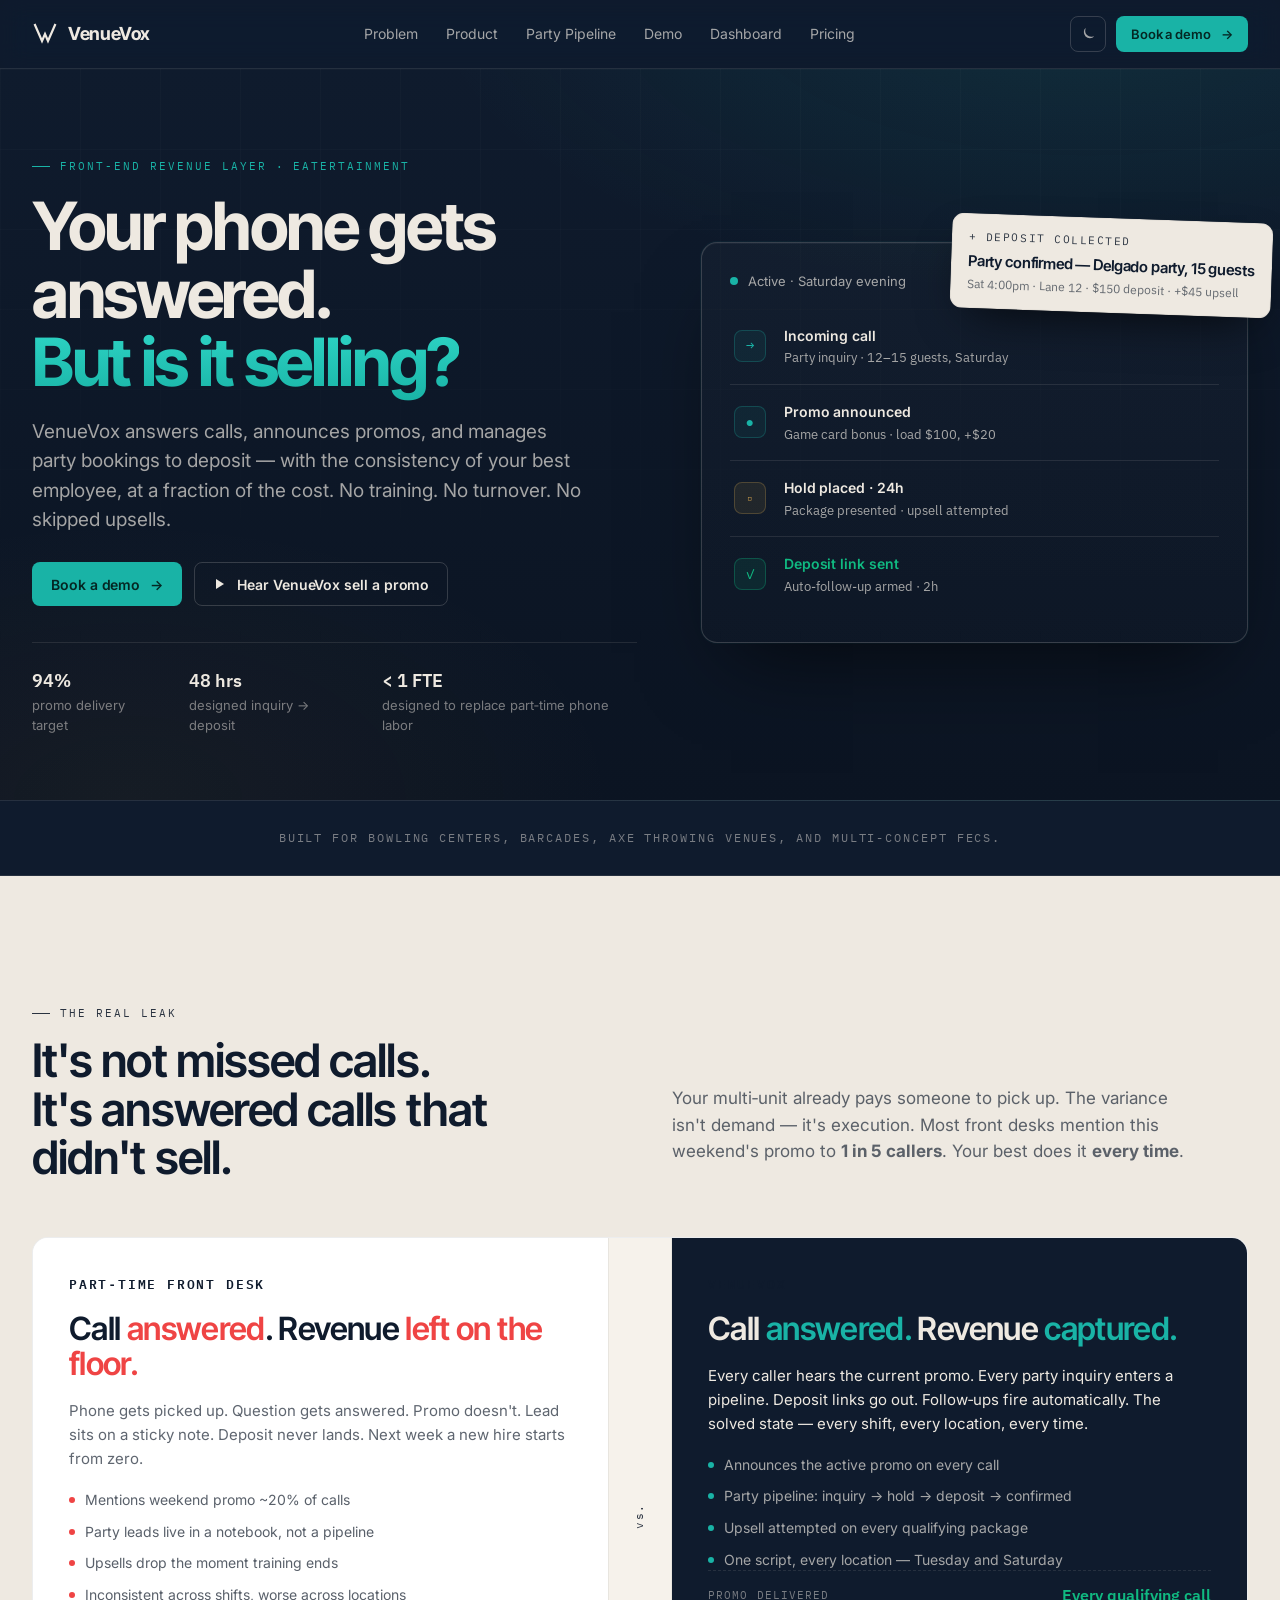
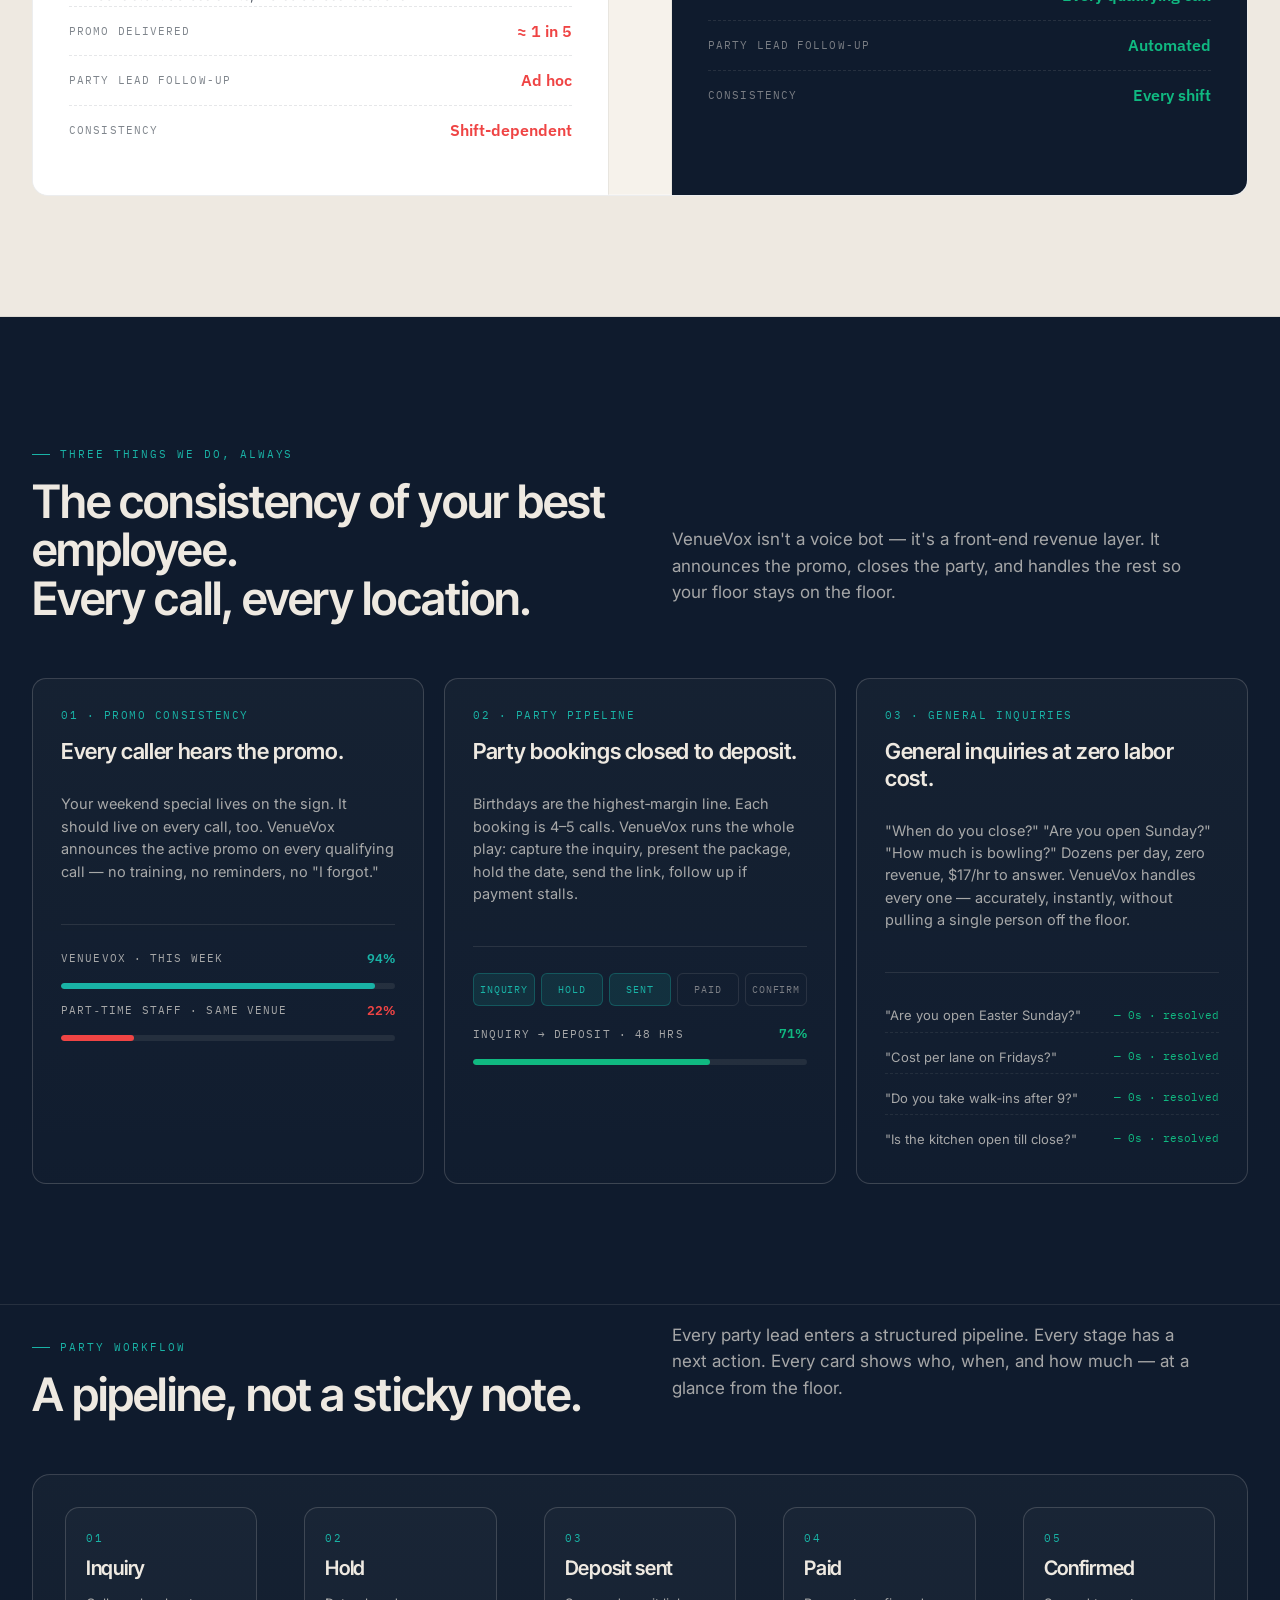
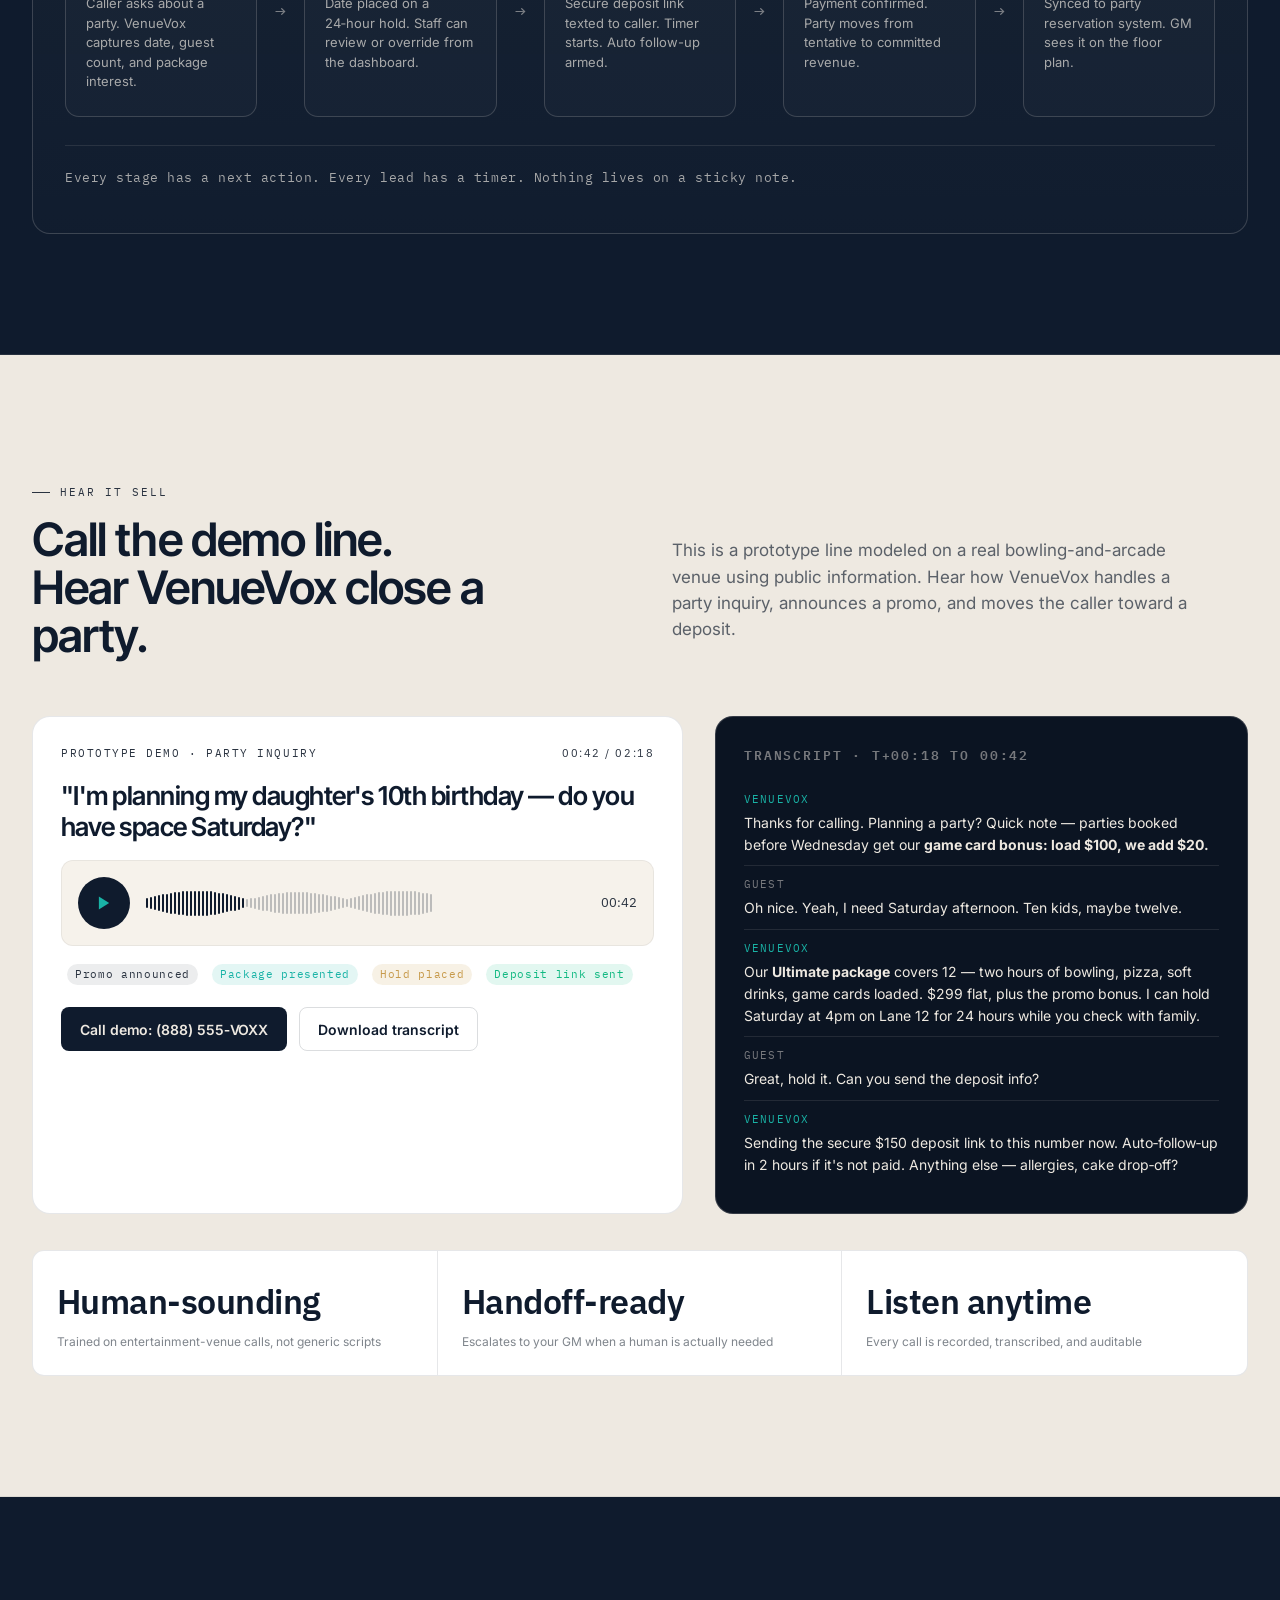
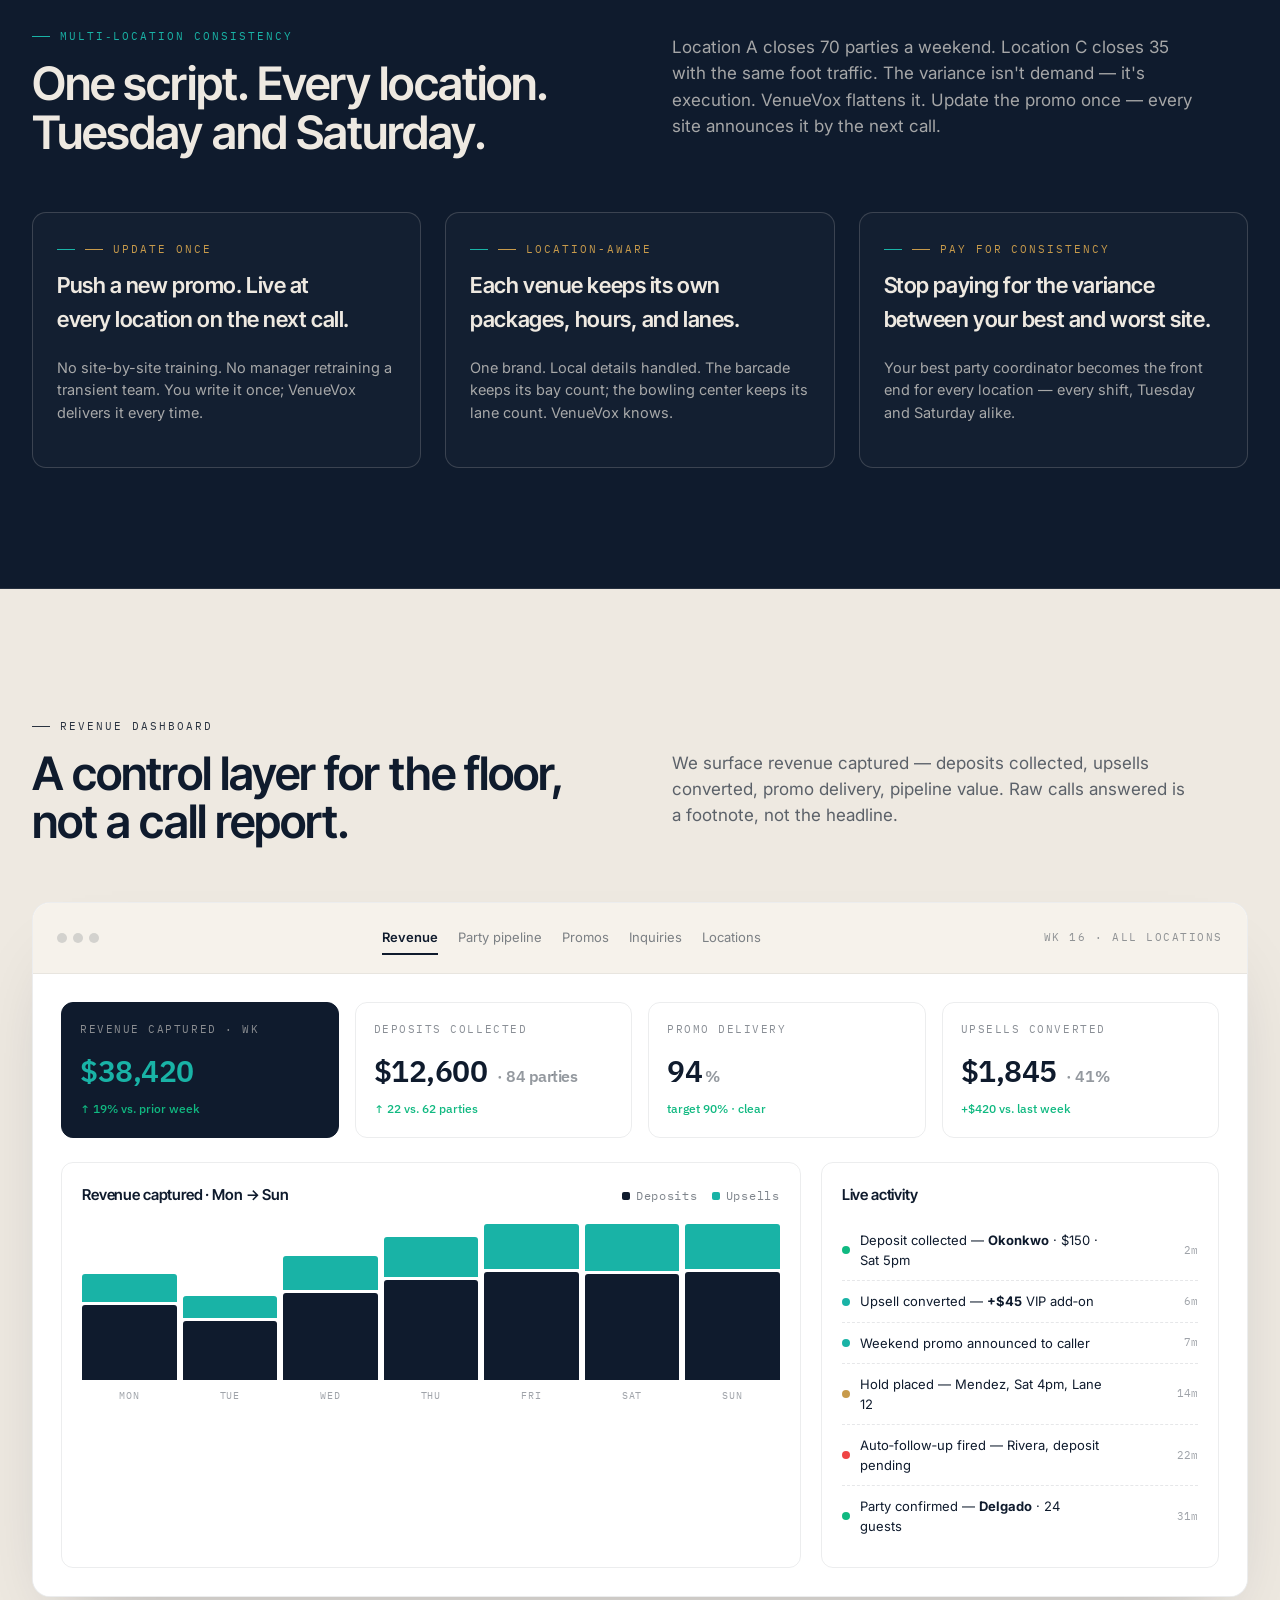
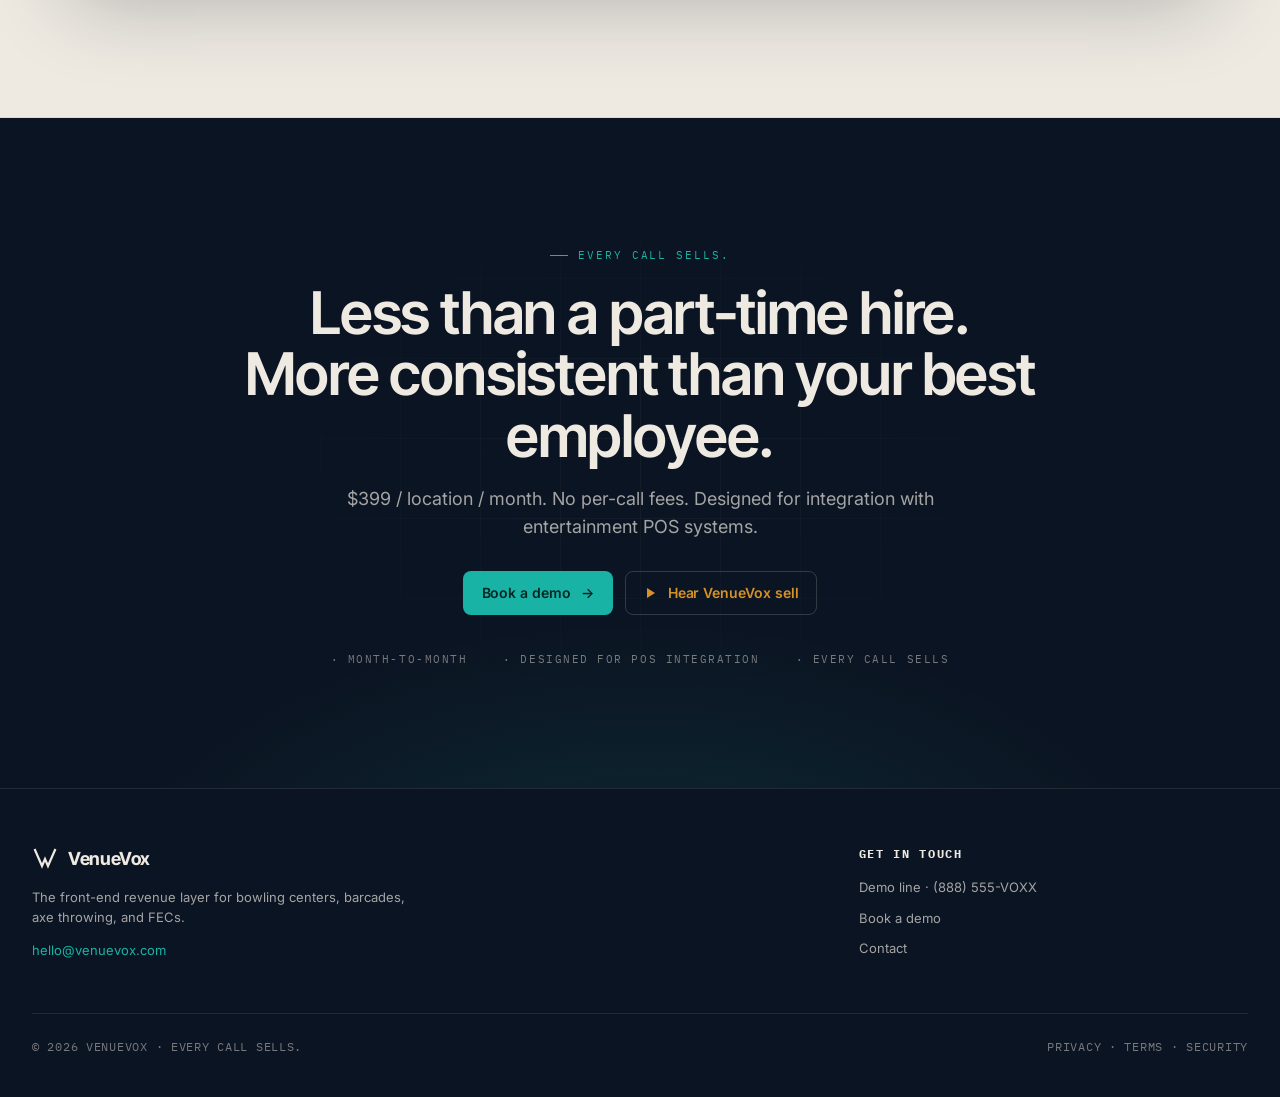
<file: project/VenueVox Homepage.html>
<!doctype html>
<html lang="en">
<head>
<meta charset="utf-8" />
<meta name="viewport" content="width=device-width,initial-scale=1" />
<title>VenueVox — Every call sells.</title>
<link rel="preconnect" href="https://fonts.googleapis.com">
<link rel="preconnect" href="https://fonts.gstatic.com" crossorigin>
<link href="https://fonts.googleapis.com/css2?family=Inter+Tight:wght@400;500;600;700;800&family=Inter:wght@400;500;600;700&family=IBM+Plex+Sans:wght@400;500;600;700&family=IBM+Plex+Mono:wght@400;500&display=swap" rel="stylesheet">
<style>
:root{
  --navy:#0F1B2D;
  --navy-2:#0B1422;
  --graphite:#2A3340;
  --teal:#19B3A6;
  --teal-soft:rgba(25,179,166,.12);
  --brass:#C79A4B;
  --stone:#EEE9E1;
  --stone-2:#F6F2EB;
  --emerald:#10B981;
  --coral:#EF4444;
  --line:rgba(238,233,225,.10);
  --line-2:rgba(238,233,225,.18);
  --ink:#EEE9E1;
  --ink-mute:rgba(238,233,225,.68);
  --ink-dim:rgba(238,233,225,.48);

  --f-display:"Inter Tight", ui-sans-serif, system-ui, sans-serif;
  --f-sans:"Inter", ui-sans-serif, system-ui, sans-serif;
  --f-num:"IBM Plex Sans", ui-sans-serif, system-ui, sans-serif;
  --f-mono:"IBM Plex Mono", ui-monospace, monospace;
}
*{box-sizing:border-box}
html,body{margin:0;padding:0}
body{
  font-family:var(--f-sans);
  color:var(--ink);
  background:var(--navy);
  -webkit-font-smoothing:antialiased;
  text-rendering:optimizeLegibility;
  font-size:16px;
  line-height:1.55;
}
h1,h2,h3,h4{font-family:var(--f-display); letter-spacing:-.02em; margin:0; font-weight:600;}
h1{letter-spacing:-.035em; font-weight:700}
a{color:inherit; text-decoration:none}
button{font-family:inherit}
.num{font-family:var(--f-num); font-variant-numeric:tabular-nums}
.mono{font-family:var(--f-mono)}
.container{max-width:1280px; margin:0 auto; padding:0 32px}
.eyebrow{
  font-family:var(--f-mono); font-size:11px; text-transform:uppercase;
  letter-spacing:.18em; color:var(--teal);
  display:inline-flex; align-items:center; gap:10px;
}
.eyebrow::before{content:""; width:18px; height:1px; background:var(--teal); display:inline-block}

/* ===================== NAV ===================== */
.nav{
  position:sticky; top:0; z-index:40;
  background:rgba(15,27,45,.75);
  backdrop-filter:saturate(140%) blur(14px);
  border-bottom:1px solid var(--line);
}
.nav-inner{display:flex; align-items:center; justify-content:space-between; height:68px}
.brand{display:flex; align-items:center; gap:10px; font-family:var(--f-display); font-weight:700; letter-spacing:-.02em; font-size:18px}
.brand .mark{
  width:26px; height:26px; position:relative;
  display:inline-flex; align-items:center; justify-content:center;
}
.brand .mark svg{display:block}
.nav ul{list-style:none; display:flex; gap:28px; padding:0; margin:0; font-size:14px; color:var(--ink-mute)}
.nav ul a:hover{color:var(--ink)}
.nav-cta{display:flex; align-items:center; gap:10px}

/* ===================== BUTTONS ===================== */
.btn{
  display:inline-flex; align-items:center; gap:10px;
  height:44px; padding:0 18px; border-radius:8px;
  font-size:14px; font-weight:600; letter-spacing:-.005em;
  border:1px solid transparent; cursor:pointer;
  transition:transform .15s ease, background .2s ease, border-color .2s ease, color .2s ease;
}
.btn:hover{transform:translateY(-1px)}
.btn-primary{background:var(--teal); color:#042723;}
.btn-primary:hover{background:#22c8ba}
.btn-ghost{background:transparent; color:var(--ink); border-color:var(--line-2)}
.btn-ghost:hover{border-color:var(--ink); background:rgba(238,233,225,.04)}
.btn-dark{background:var(--navy); color:var(--ink)}
.btn-sm{height:36px; padding:0 14px; font-size:13px}
.btn .arrow{display:inline-block; transition:transform .2s}
.btn:hover .arrow{transform:translateX(2px)}

/* ===================== HERO ===================== */
.hero{
  position:relative;
  padding:80px 0 64px;
  overflow:hidden;
  border-bottom:1px solid var(--line);
  background:
    radial-gradient(1100px 500px at 85% -10%, rgba(25,179,166,.12), transparent 60%),
    radial-gradient(700px 400px at 10% 100%, rgba(199,154,75,.06), transparent 70%),
    linear-gradient(180deg, var(--navy) 0%, var(--navy-2) 100%);
}
.hero::before{
  /* architectural grid lines */
  content:""; position:absolute; inset:0; pointer-events:none;
  background-image:
    linear-gradient(to right, rgba(238,233,225,.04) 1px, transparent 1px),
    linear-gradient(to bottom, rgba(238,233,225,.04) 1px, transparent 1px);
  background-size:80px 80px;
  mask-image:linear-gradient(180deg, rgba(0,0,0,.6), rgba(0,0,0,0) 85%);
}
.hero-grid{
  display:grid; grid-template-columns: 1.05fr .95fr; gap:64px; align-items:center;
  position:relative;
}
.hero h1{
  font-size:clamp(44px, 5.2vw, 76px); line-height:1.02;
  margin:18px 0 20px;
}
.hero h1 em{
  font-style:normal; color:var(--teal);
  background:linear-gradient(180deg, #2fd7c7, #19B3A6);
  -webkit-background-clip:text; background-clip:text; color:transparent;
}
.hero p.sub{
  font-size:19px; line-height:1.55; color:var(--ink-mute); max-width:560px;
}
.hero .cta-row{display:flex; gap:12px; margin-top:28px; flex-wrap:wrap}
.hero .meta{
  display:flex; gap:28px; margin-top:36px; padding-top:24px;
  border-top:1px solid var(--line);
  color:var(--ink-dim); font-size:13px;
}
.hero .meta strong{color:var(--ink); font-family:var(--f-num); font-weight:600; font-size:18px; display:block}

/* ===================== HERO VISUAL: Revenue Console ===================== */
.console{
  position:relative;
  border:1px solid var(--line-2);
  border-radius:16px;
  background:
    linear-gradient(180deg, rgba(238,233,225,.025), rgba(238,233,225,.01));
  padding:22px;
  box-shadow:
    0 1px 0 rgba(255,255,255,.04) inset,
    0 40px 80px -30px rgba(0,0,0,.6),
    0 0 0 1px rgba(25,179,166,.05);
}
.console-head{display:flex; align-items:center; justify-content:space-between; margin-bottom:18px}
.console-head .title{display:flex; align-items:center; gap:10px; font-size:13px; color:var(--ink-mute)}
.pulse{
  width:8px; height:8px; border-radius:50%; background:var(--teal);
  box-shadow:0 0 0 0 rgba(25,179,166,.6);
  animation:pulse 2s infinite;
}
@keyframes pulse{
  0%{box-shadow:0 0 0 0 rgba(25,179,166,.5)}
  70%{box-shadow:0 0 0 10px rgba(25,179,166,0)}
  100%{box-shadow:0 0 0 0 rgba(25,179,166,0)}
}
.console-stats{display:grid; grid-template-columns:repeat(3,1fr); gap:12px; margin-bottom:16px}
.stat{
  border:1px solid var(--line); border-radius:10px; padding:14px;
  background:rgba(238,233,225,.02);
}
.stat .label{font-size:11px; letter-spacing:.14em; text-transform:uppercase; color:var(--ink-dim); margin-bottom:8px; font-family:var(--f-mono)}
.stat .value{font-family:var(--f-num); font-size:24px; font-weight:600; letter-spacing:-.01em}
.stat .delta{font-size:12px; color:var(--emerald); margin-top:4px; font-family:var(--f-num)}
.stat.revenue .value{color:var(--emerald)}
.stat.promo .value{color:var(--teal)}

.console-call{
  border:1px solid var(--line-2); border-radius:10px; padding:14px 16px;
  background:rgba(15,27,45,.5);
  display:grid; grid-template-columns:auto 1fr auto; gap:14px; align-items:center;
}
.avatar{
  width:36px;height:36px;border-radius:50%; background:linear-gradient(135deg,var(--teal),#0d6c64);
  display:flex; align-items:center; justify-content:center; font-weight:600; color:#042723; font-size:13px;
}
.call-info .name{font-size:13px; font-weight:600}
.call-info .sub{font-size:12px; color:var(--ink-dim); font-family:var(--f-mono)}
.waveband{display:flex; gap:2px; align-items:end; height:24px}
.waveband span{width:2px; background:var(--teal); border-radius:1px; animation:wave 1.2s ease-in-out infinite}
.waveband span:nth-child(1){height:30%; animation-delay:0s}
.waveband span:nth-child(2){height:60%; animation-delay:.08s}
.waveband span:nth-child(3){height:45%; animation-delay:.16s}
.waveband span:nth-child(4){height:80%; animation-delay:.24s}
.waveband span:nth-child(5){height:55%; animation-delay:.32s}
.waveband span:nth-child(6){height:70%; animation-delay:.4s}
.waveband span:nth-child(7){height:35%; animation-delay:.48s}
.waveband span:nth-child(8){height:65%; animation-delay:.56s}
.waveband span:nth-child(9){height:50%; animation-delay:.64s}
@keyframes wave{0%,100%{transform:scaleY(.5)}50%{transform:scaleY(1)}}

.transcript{
  margin-top:14px; border:1px solid var(--line); border-radius:10px;
  background:rgba(15,27,45,.4); padding:14px 16px;
  font-size:13px; line-height:1.55;
}
.transcript .t-row{display:grid; grid-template-columns:54px 1fr; gap:10px; padding:6px 0}
.transcript .who{color:var(--ink-dim); font-family:var(--f-mono); font-size:11px; letter-spacing:.1em; text-transform:uppercase; padding-top:3px}
.transcript .msg{color:var(--ink)}
.transcript .who.vv{color:var(--teal)}
.tag{
  display:inline-block; padding:2px 8px; border-radius:999px;
  font-size:11px; font-family:var(--f-mono); letter-spacing:.06em;
  background:rgba(25,179,166,.12); color:var(--teal); margin-left:6px;
}
.tag.brass{background:rgba(199,154,75,.14); color:var(--brass)}

/* Floating pipeline chip */
.float-chip{
  position:absolute; right:-24px; top:-24px;
  background:var(--stone); color:var(--navy);
  border-radius:12px; padding:14px 16px; min-width:220px;
  box-shadow:0 20px 50px -20px rgba(0,0,0,.8);
  border:1px solid rgba(0,0,0,.06);
  transform:rotate(2deg);
}
.float-chip .t{font-size:11px; font-family:var(--f-mono); letter-spacing:.14em; text-transform:uppercase; color:var(--graphite); margin-bottom:6px}
.float-chip .m{font-family:var(--f-display); font-weight:600; font-size:15px; letter-spacing:-.01em; line-height:1.3}
.float-chip .s{font-size:12px; color:rgba(42,51,64,.7); margin-top:4px; font-family:var(--f-num)}

/* ===================== MARQUEE / OPERATORS ===================== */
.trust{padding:28px 0; border-bottom:1px solid var(--line); background:var(--navy-2)}
.trust-row{display:flex; align-items:center; justify-content:space-between; gap:32px; flex-wrap:wrap; color:var(--ink-dim); font-size:13px}
.trust-row .label{font-family:var(--f-mono); text-transform:uppercase; letter-spacing:.14em; font-size:11px}
.logos{display:flex; gap:42px; align-items:center; flex-wrap:wrap; color:var(--ink-mute)}
.logos span{font-family:var(--f-display); font-weight:600; letter-spacing:-.01em; font-size:17px; opacity:.72}

/* ===================== PROBLEM REFRAME ===================== */
.section{padding:120px 0; border-bottom:1px solid var(--line); position:relative}
.section.light{background:var(--stone); color:var(--navy); border-color:rgba(15,27,45,.08)}
.section.light .eyebrow{color:var(--graphite)}
.section.light .eyebrow::before{background:var(--graphite)}
.section.light h2, .section.light h3{color:var(--navy)}
.section.light p{color:rgba(42,51,64,.75)}

.section-head{display:grid; grid-template-columns:1fr 1fr; gap:64px; align-items:end; margin-bottom:56px}
.section-head h2{font-size:clamp(34px, 3.6vw, 52px); line-height:1.05; max-width:720px}
.section-head p{font-size:17px; line-height:1.55; color:var(--ink-mute); max-width:520px}

.compare{
  display:grid; grid-template-columns:1fr 64px 1fr; gap:0; align-items:stretch;
  border:1px solid rgba(15,27,45,.08); border-radius:16px; overflow:hidden;
  background:#fff;
}
.compare-col{padding:36px 36px 40px}
.compare-col.bad{background:#fff}
.compare-col.good{background:var(--navy); color:var(--ink)}
.compare-col p{font-size:15px; line-height:1.6; color:rgba(42,51,64,.82); margin-top:12px}
.compare-col.good p{color:var(--ink); font-weight:400}
.compare-divider{
  background:var(--stone-2);
  display:flex; align-items:center; justify-content:center;
  font-family:var(--f-mono); font-size:11px; letter-spacing:.14em; color:var(--graphite);
  writing-mode:vertical-rl; transform:rotate(180deg);
  border-left:1px solid rgba(15,27,45,.06);
  border-right:1px solid rgba(15,27,45,.06);
}
.compare h3{font-size:13px; font-family:var(--f-mono); letter-spacing:.14em; text-transform:uppercase; margin-bottom:16px}
.compare .big{font-family:var(--f-display); font-size:32px; letter-spacing:-.02em; line-height:1.1; font-weight:600; margin-bottom:18px}
.compare .big em{font-style:normal}
.compare-col.bad .big em{color:var(--coral)}
.compare-col.good .big em{color:var(--teal)}
.compare ul{list-style:none; padding:0; margin:18px 0 0; display:grid; gap:10px}
.compare li{font-size:14px; display:flex; gap:10px; align-items:flex-start; color:rgba(42,51,64,.78)}
.compare-col.good li{color:var(--ink-mute)}
.compare li::before{
  content:""; width:6px; height:6px; border-radius:50%;
  background:var(--coral); margin-top:8px; flex:0 0 6px;
}
.compare-col.good li::before{background:var(--teal)}
.compare .row{
  display:grid; grid-template-columns:1fr auto; align-items:center;
  padding:12px 0; border-top:1px dashed rgba(15,27,45,.1); font-size:13px;
}
.compare-col.good .row{border-color:rgba(238,233,225,.1)}
.compare .row .k{color:rgba(42,51,64,.6); font-family:var(--f-mono); font-size:11px; letter-spacing:.1em; text-transform:uppercase}
.compare-col.good .row .k{color:var(--ink-dim)}
.compare .row .v{font-family:var(--f-num); font-weight:600; font-size:16px}
.compare-col.bad .v{color:var(--coral)}
.compare-col.good .v{color:var(--emerald)}

/* ===================== PILLARS ===================== */
.pillars{display:grid; grid-template-columns:repeat(3,1fr); gap:20px}
.pillar{
  border:1px solid var(--line-2); border-radius:14px; padding:28px;
  background:linear-gradient(180deg, rgba(238,233,225,.03), rgba(238,233,225,.01));
  display:flex; flex-direction:column; gap:14px;
  position:relative; overflow:hidden;
}
.pillar .idx{
  font-family:var(--f-mono); font-size:11px; letter-spacing:.14em; color:var(--teal);
}
.pillar h3{font-size:22px; line-height:1.2; letter-spacing:-.015em}
.pillar p{color:var(--ink-mute); font-size:14.5px; line-height:1.55}
.pillar .viz{
  margin-top:12px; border-top:1px solid var(--line); padding-top:18px;
}
.meter{display:grid; grid-template-columns:1fr auto; align-items:center; gap:10px; padding:6px 0; font-size:13px}
.meter .bar{height:6px; border-radius:3px; background:rgba(238,233,225,.08); overflow:hidden; width:100%; grid-column:1/3; margin-top:4px}
.meter .bar > i{display:block; height:100%; background:var(--teal); border-radius:3px}
.meter .bar.bad > i{background:var(--coral)}
.meter .label{color:var(--ink-mute); font-family:var(--f-mono); font-size:11px; letter-spacing:.1em; text-transform:uppercase}
.meter .v{font-family:var(--f-num); font-weight:600}

/* Pipeline mini visual */
.pipe-mini{display:grid; grid-template-columns:repeat(5,1fr); gap:6px; margin-top:8px}
.pipe-mini .node{
  border:1px solid var(--line); border-radius:6px; padding:8px 6px;
  font-family:var(--f-mono); font-size:10px; letter-spacing:.08em; text-transform:uppercase; text-align:center;
  color:var(--ink-dim);
}
.pipe-mini .node.on{background:rgba(25,179,166,.12); color:var(--teal); border-color:rgba(25,179,166,.3)}

/* Inquiry viz */
.inq-list{display:grid; gap:8px; margin-top:8px}
.inq-list .row{display:grid; grid-template-columns:1fr auto; align-items:center; font-size:13px; padding:6px 0; border-bottom:1px dashed rgba(238,233,225,.08)}
.inq-list .row:last-child{border-bottom:none}
.inq-list .row .q{color:var(--ink-mute)}
.inq-list .row .a{color:var(--emerald); font-family:var(--f-mono); font-size:11px}

/* ===================== WORKFLOW / PIPELINE ===================== */
.pipeline-shell{
  border-radius:18px; border:1px solid var(--line-2);
  background:linear-gradient(180deg, rgba(238,233,225,.03), rgba(238,233,225,.01));
  padding:32px;
}
.pipeline{
  display:grid; grid-template-columns:repeat(5,1fr); gap:16px; position:relative;
}
.stage{
  border:1px solid var(--line-2); border-radius:12px; padding:16px; background:rgba(15,27,45,.6);
  position:relative; min-height:200px;
}
.stage-head{display:flex; justify-content:space-between; align-items:center; margin-bottom:10px}
.stage-name{font-size:12px; font-family:var(--f-mono); letter-spacing:.14em; text-transform:uppercase; color:var(--ink-dim)}
.stage-count{font-family:var(--f-num); font-weight:600; color:var(--teal)}
.card-party{
  border:1px solid var(--line); border-radius:8px; padding:10px 12px;
  background:rgba(238,233,225,.03); margin-bottom:8px; font-size:12.5px;
}
.card-party .t{font-weight:600; font-family:var(--f-display); letter-spacing:-.005em}
.card-party .s{color:var(--ink-dim); font-family:var(--f-num); margin-top:3px; font-size:11.5px}
.card-party.active{border-color:var(--teal); background:rgba(25,179,166,.08); box-shadow:0 0 0 1px rgba(25,179,166,.25) inset}
.card-party.risk{border-color:rgba(239,68,68,.4); background:rgba(239,68,68,.06)}
.card-party.risk .s{color:var(--coral)}
.card-party.done{opacity:.82}
.card-party .chip{
  display:inline-block; padding:2px 6px; border-radius:4px; font-family:var(--f-mono); font-size:10px; letter-spacing:.08em;
  background:rgba(16,185,129,.12); color:var(--emerald); text-transform:uppercase; margin-top:6px;
}
.card-party .chip.brass{background:rgba(199,154,75,.15); color:var(--brass)}
.card-party .chip.coral{background:rgba(239,68,68,.14); color:var(--coral)}

/* Process diagram (replaces kanban) */
.process{
  display:grid; grid-template-columns:1fr auto 1fr auto 1fr auto 1fr auto 1fr;
  gap:18px; align-items:stretch;
}
.p-step{
  border:1px solid var(--line-2); border-radius:14px; padding:22px 20px 24px;
  background:rgba(238,233,225,.02); display:flex; flex-direction:column; gap:6px;
}
.p-num{font-family:var(--f-mono); font-size:11px; letter-spacing:.18em; color:var(--teal)}
.p-name{font-family:var(--f-display); font-size:20px; font-weight:600; letter-spacing:-.015em}
.p-desc{font-size:13px; line-height:1.5; color:var(--ink-mute); margin-top:4px}
.p-arrow{
  display:flex; align-items:center; justify-content:center;
  color:var(--ink-dim); font-size:18px; font-family:var(--f-mono);
}
.process-note{
  margin-top:28px; padding-top:22px; border-top:1px solid var(--line);
  font-size:13px; color:var(--ink-mute); font-family:var(--f-mono);
  letter-spacing:.04em;
}

/* Minimal hero stack */
.minimal-hero{ padding:28px 28px 30px }
.minimal-stack{display:grid; gap:0}
.m-row{
  display:grid; grid-template-columns:36px 1fr; gap:14px; align-items:center;
  padding:16px 4px; border-bottom:1px solid var(--line);
}
.m-row:last-child{border-bottom:none}
.m-icon{
  width:32px; height:32px; border-radius:8px; display:flex; align-items:center;
  justify-content:center; font-size:14px; font-family:var(--f-mono);
  border:1px solid var(--line-2);
}
.m-icon.teal{color:var(--teal); background:rgba(25,179,166,.08); border-color:rgba(25,179,166,.25)}
.m-icon.brass{color:var(--brass); background:rgba(199,154,75,.1); border-color:rgba(199,154,75,.28)}
.m-icon.emerald{color:var(--emerald); background:rgba(16,185,129,.1); border-color:rgba(16,185,129,.3)}
.m-k{font-size:14px; font-weight:600; letter-spacing:-.005em}
.m-v{font-size:12.5px; color:var(--ink-mute); font-family:var(--f-num); margin-top:2px}
.m-row.done .m-k{color:var(--emerald)}

/* Built-for line (replaces trust) */
.built-for{padding:28px 0; border-bottom:1px solid var(--line); text-align:center}
.built-for p{font-family:var(--f-mono); font-size:12px; letter-spacing:.16em; text-transform:uppercase; color:var(--ink-dim); margin:0}

/* Multi-location simple */
.multi-simple{display:grid; grid-template-columns:repeat(3,1fr); gap:24px; align-items:stretch}
.ms-item{padding:28px 24px; border:1px solid var(--line-2); border-radius:14px; background:rgba(238,233,225,.02); display:flex; flex-direction:column}
.ms-item h3{text-wrap:balance}
.ms-item p{color:var(--ink-mute); font-size:14.5px}

/* Footer simple */
.foot-simple{grid-template-columns:2fr 1fr !important}

/* Icon button (theme toggle) */
.icon-btn{
  width:36px; height:36px; display:flex; align-items:center; justify-content:center;
  border-radius:8px; border:1px solid var(--line-2); background:transparent;
  color:var(--ink-mute); cursor:pointer; transition:all .2s;
}
.icon-btn:hover{color:var(--ink); border-color:var(--ink-mute)}
body.theme-day .icon-btn{color:rgba(42,51,64,.7); border-color:rgba(15,27,45,.12)}
body.theme-day .icon-btn:hover{color:var(--navy); border-color:rgba(15,27,45,.25)}
body.theme-day .icon-btn .icon-moon{display:none !important}
body.theme-day .icon-btn .icon-sun{display:block !important}

.pipeline::before{
  /* connector line */
  content:""; position:absolute; top:46px; left:5%; right:5%; height:1px;
  background:linear-gradient(90deg, transparent, var(--line-2), var(--line-2), transparent);
  z-index:0;
}

.pipeline-foot{
  display:grid; grid-template-columns:repeat(4, 1fr); gap:20px; margin-top:28px;
  padding-top:24px; border-top:1px solid var(--line);
}
.pipeline-stat .l{font-size:11px; font-family:var(--f-mono); letter-spacing:.14em; text-transform:uppercase; color:var(--ink-dim); margin-bottom:6px}
.pipeline-stat .v{font-family:var(--f-num); font-size:26px; font-weight:600; letter-spacing:-.01em}
.pipeline-stat .d{font-size:12px; color:var(--emerald); font-family:var(--f-num); margin-top:2px}

/* ===================== DEMO / PROOF ===================== */
.demo-grid{display:grid; grid-template-columns:1.1fr .9fr; gap:32px; align-items:stretch}
.player{
  border:1px solid rgba(15,27,45,.1); border-radius:18px; padding:28px;
  background:#fff; color:var(--navy); display:flex; flex-direction:column; gap:18px;
  position:relative; overflow:hidden;
}
.player .meta-row{display:flex; justify-content:space-between; align-items:center; font-family:var(--f-mono); font-size:11px; letter-spacing:.14em; text-transform:uppercase; color:var(--graphite)}
.player h3{font-size:26px; letter-spacing:-.02em; line-height:1.2; color:var(--navy)}
.player .controls{
  display:flex; align-items:center; gap:16px; padding:16px;
  border-radius:12px; background:var(--stone-2); border:1px solid rgba(15,27,45,.06);
}
.play-btn{
  width:52px; height:52px; border-radius:50%; border:none; cursor:pointer;
  background:var(--navy); color:var(--teal); display:flex; align-items:center; justify-content:center;
  flex:0 0 52px;
}
.play-btn:hover{background:var(--graphite)}
.scrubber{flex:1; position:relative; height:28px; display:flex; align-items:center}
.scrub-line{height:3px; background:rgba(15,27,45,.1); border-radius:2px; width:100%; position:relative; overflow:hidden}
.scrub-line > i{display:block; height:100%; width:34%; background:var(--navy); border-radius:2px}
.time{font-family:var(--f-num); font-size:13px; color:var(--graphite); min-width:86px; text-align:right}
.wave-static{display:flex; gap:2px; align-items:center; height:28px; flex:1;}
.wave-static span{display:block; width:2px; background:rgba(15,27,45,.25); border-radius:1px}

.demo-transcript{
  border:1px solid var(--line-2); border-radius:18px; padding:28px;
  background:var(--navy-2);
}
.demo-transcript h4{font-size:13px; font-family:var(--f-mono); letter-spacing:.14em; text-transform:uppercase; color:var(--ink-dim); margin-bottom:16px}
.demo-transcript .t-row{padding:10px 0; border-bottom:1px solid var(--line); font-size:14px; line-height:1.55}
.demo-transcript .t-row:last-child{border-bottom:none}
.demo-transcript .who{font-family:var(--f-mono); font-size:11px; letter-spacing:.1em; text-transform:uppercase; color:var(--ink-dim); margin-bottom:4px}
.demo-transcript .who.vv{color:var(--teal)}
.demo-transcript .msg{color:var(--ink)}

.proof-row{
  display:grid; grid-template-columns:repeat(3,1fr); gap:0;
  margin-top:36px; border:1px solid var(--line-2); border-radius:12px; overflow:hidden;
}
.proof-item{padding:24px; border-right:1px solid var(--line-2)}
.proof-item:last-child{border-right:none}
.proof-item .v{font-family:var(--f-num); font-size:34px; font-weight:600; letter-spacing:-.015em}
.proof-item .v .u{font-size:18px; color:var(--ink-dim); margin-left:2px}
.proof-item .l{font-size:12px; color:var(--ink-mute); margin-top:6px; line-height:1.4}

/* ===================== MULTI-LOCATION ===================== */
.multi{
  display:grid; grid-template-columns:1.1fr .9fr; gap:64px; align-items:center;
}
.multi-viz{
  border:1px solid var(--line-2); border-radius:18px; padding:24px;
  background:linear-gradient(180deg, rgba(238,233,225,.03), rgba(238,233,225,.01));
}
.loc-row{
  display:grid; grid-template-columns:140px 1fr 100px 90px; gap:16px; align-items:center;
  padding:14px 0; border-bottom:1px solid var(--line);
}
.loc-row:last-child{border-bottom:none}
.loc-row .nm{font-weight:600; font-family:var(--f-display); letter-spacing:-.01em}
.loc-row .nm span{display:block; font-size:12px; color:var(--ink-dim); font-weight:400; font-family:var(--f-mono); letter-spacing:.05em; margin-top:2px}
.loc-row .bar{height:8px; background:rgba(238,233,225,.08); border-radius:4px; overflow:hidden; position:relative}
.loc-row .bar > i{display:block; height:100%; background:var(--teal); border-radius:4px}
.loc-row .pct{font-family:var(--f-num); font-weight:600; text-align:right}
.loc-row .pct.up{color:var(--emerald)}
.loc-row .status{font-family:var(--f-mono); font-size:11px; letter-spacing:.1em; text-transform:uppercase; color:var(--teal); text-align:right}
.multi-head{padding-bottom:14px; border-bottom:1px solid var(--line); margin-bottom:8px; display:flex; justify-content:space-between; align-items:baseline}
.multi-head .t{font-family:var(--f-mono); font-size:11px; letter-spacing:.14em; text-transform:uppercase; color:var(--ink-dim)}
.multi-head .v{font-family:var(--f-num); font-size:14px; color:var(--ink-mute)}

/* ===================== DASHBOARD PREVIEW ===================== */
.dash{
  border:1px solid rgba(15,27,45,.08); border-radius:18px; overflow:hidden; background:#fff;
  box-shadow:0 40px 80px -40px rgba(15,27,45,.3);
}
.dash-top{
  padding:18px 24px; border-bottom:1px solid rgba(15,27,45,.06);
  display:flex; align-items:center; justify-content:space-between;
  background:var(--stone-2);
}
.dash-top .tabs{display:flex; gap:20px}
.dash-top .tabs a{font-size:13px; color:rgba(42,51,64,.6); padding:6px 0}
.dash-top .tabs a.active{color:var(--navy); font-weight:600; border-bottom:2px solid var(--navy)}
.dash-top .window{display:flex; gap:6px}
.dash-top .window i{width:10px; height:10px; border-radius:50%; background:rgba(15,27,45,.15)}
.dash-body{padding:28px; background:#fff; color:var(--navy)}
.dash-kpis{display:grid; grid-template-columns:repeat(4,1fr); gap:16px; margin-bottom:24px}
.kpi{padding:18px; border:1px solid rgba(15,27,45,.08); border-radius:12px}
.kpi .l{font-size:11px; font-family:var(--f-mono); letter-spacing:.14em; text-transform:uppercase; color:rgba(42,51,64,.55); margin-bottom:10px}
.kpi .v{font-family:var(--f-num); font-size:30px; font-weight:600; letter-spacing:-.015em; color:var(--navy)}
.kpi .v .u{font-size:16px; color:rgba(42,51,64,.5); margin-left:3px}
.kpi .d{font-size:12px; color:var(--emerald); margin-top:6px; font-family:var(--f-num); font-weight:500}
.kpi.accent{background:var(--navy); color:var(--ink); border-color:var(--navy)}
.kpi.accent .l{color:rgba(238,233,225,.55)}
.kpi.accent .v{color:var(--teal)}
.kpi.accent .d{color:var(--emerald)}

.dash-lower{display:grid; grid-template-columns:1.3fr .7fr; gap:20px}
.chart{
  border:1px solid rgba(15,27,45,.08); border-radius:12px; padding:20px;
}
.chart-head{display:flex; justify-content:space-between; align-items:baseline; margin-bottom:14px}
.chart-head h4{font-size:15px; color:var(--navy); letter-spacing:-.01em}
.chart-head .legend{display:flex; gap:14px; font-size:12px; color:rgba(42,51,64,.6); font-family:var(--f-mono); letter-spacing:.06em}
.chart-head .legend span{display:inline-flex; align-items:center; gap:6px}
.chart-head .legend i{width:8px; height:8px; border-radius:2px; display:inline-block}
.chart-plot{height:160px; display:flex; align-items:end; gap:6px; padding-top:4px}
.bar-col{flex:1; display:flex; flex-direction:column; gap:3px; align-items:stretch; height:100%; justify-content:end}
.bar-col i{display:block; border-radius:3px 3px 0 0}
.bar-col i.a{background:var(--navy)}
.bar-col i.b{background:var(--teal)}
.chart-x{display:flex; gap:6px; margin-top:8px; font-family:var(--f-mono); font-size:10px; letter-spacing:.08em; color:rgba(42,51,64,.45); text-transform:uppercase}
.chart-x span{flex:1; text-align:center}

.activity{
  border:1px solid rgba(15,27,45,.08); border-radius:12px; padding:20px;
}
.activity h4{font-size:15px; color:var(--navy); margin-bottom:14px; letter-spacing:-.01em}
.act-row{padding:10px 0; border-bottom:1px dashed rgba(15,27,45,.1); font-size:13px; display:grid; grid-template-columns:auto 1fr auto; gap:10px; align-items:center}
.act-row:last-child{border-bottom:none}
.dot{width:8px; height:8px; border-radius:50%}
.dot.t{background:var(--teal)}
.dot.e{background:var(--emerald)}
.dot.b{background:var(--brass)}
.dot.c{background:var(--coral)}
.act-row .msg{color:var(--navy)}
.act-row .time{font-family:var(--f-mono); font-size:11px; color:rgba(42,51,64,.45)}

/* ===================== FINAL CTA ===================== */
.final-cta{
  padding:120px 0;
  background:
    radial-gradient(900px 500px at 50% 120%, rgba(25,179,166,.15), transparent 60%),
    var(--navy-2);
  text-align:center; border-bottom:1px solid var(--line);
  position:relative; overflow:hidden;
}
.final-cta::before{
  content:""; position:absolute; inset:0;
  background-image:
    linear-gradient(to right, rgba(238,233,225,.04) 1px, transparent 1px),
    linear-gradient(to bottom, rgba(238,233,225,.04) 1px, transparent 1px);
  background-size:80px 80px;
  mask-image:radial-gradient(600px 400px at 50% 50%, #000 10%, transparent 70%);
  pointer-events:none;
}
.final-cta h2{font-size:clamp(38px, 4.6vw, 68px); line-height:1.05; margin:18px auto 18px; max-width:900px}
.final-cta p{color:var(--ink-mute); font-size:18px; max-width:620px; margin:0 auto 30px}
.final-cta .cta-row{display:flex; gap:12px; justify-content:center; flex-wrap:wrap}

/* ===================== FOOTER ===================== */
footer{padding:56px 0 40px; background:var(--navy-2); color:var(--ink-mute); font-size:13px}
.foot-top{display:grid; grid-template-columns:1.3fr 1fr 1fr 1fr; gap:48px; margin-bottom:40px}
.foot-top h5{color:var(--ink); font-size:12px; font-family:var(--f-mono); letter-spacing:.14em; text-transform:uppercase; margin:0 0 14px}
.foot-top ul{list-style:none; padding:0; margin:0; display:grid; gap:10px}
.foot-top a:hover{color:var(--ink)}
.foot-bottom{padding-top:24px; border-top:1px solid var(--line); display:flex; justify-content:space-between; flex-wrap:wrap; gap:12px; font-size:12px; color:var(--ink-dim); font-family:var(--f-mono); letter-spacing:.06em; text-transform:uppercase}

/* ===================== RESPONSIVE ===================== */
@media (max-width:960px){
  .container{padding:0 20px}
  .hero{padding:48px 0 48px}
  .hero-grid{grid-template-columns:1fr; gap:40px}
  .nav ul{display:none}
  .section{padding:72px 0}
  .section-head{grid-template-columns:1fr; gap:20px; margin-bottom:36px}
  .compare{grid-template-columns:1fr}
  .compare-divider{writing-mode:horizontal-tb; transform:none; padding:10px; border-left:none; border-right:none; border-top:1px solid rgba(15,27,45,.06); border-bottom:1px solid rgba(15,27,45,.06)}
  .pillars{grid-template-columns:1fr}
  .pipeline{grid-template-columns:1fr; gap:10px}
  .process{grid-template-columns:1fr}
  .p-arrow{transform:rotate(90deg); padding:4px 0}
  .multi-simple{grid-template-columns:1fr; gap:16px}
  .foot-simple{grid-template-columns:1fr !important}
  .pipeline::before{display:none}
  .pipeline-foot{grid-template-columns:repeat(2,1fr); gap:16px}
  .demo-grid{grid-template-columns:1fr}
  .proof-row{grid-template-columns:repeat(2,1fr)}
  .proof-item{border-right:none; border-bottom:1px solid var(--line-2)}
  .proof-item:nth-child(even){border-right:none}
  .multi{grid-template-columns:1fr; gap:32px}
  .dash-kpis{grid-template-columns:repeat(2,1fr)}
  .dash-lower{grid-template-columns:1fr}
  .foot-top{grid-template-columns:1fr 1fr; gap:24px}
  .loc-row{grid-template-columns:120px 1fr 70px; }
  .loc-row .status{display:none}
  .float-chip{right:8px; top:-10px; min-width:180px}
  .nav-cta .btn-ghost{display:none}
}

/* ===================== TWEAKS ===================== */
.tweaks{
  position:fixed; right:20px; bottom:20px; z-index:60;
  width:280px;
  background:#0B1422; border:1px solid var(--line-2); border-radius:12px;
  padding:16px; box-shadow:0 30px 60px -20px rgba(0,0,0,.7);
  display:none;
}
.tweaks.on{display:block}
.tweaks h5{font-family:var(--f-mono); font-size:11px; letter-spacing:.14em; text-transform:uppercase; color:var(--ink-dim); margin:0 0 12px; display:flex; justify-content:space-between; align-items:center}
.tweaks h5 button{background:transparent; border:none; color:var(--ink-mute); cursor:pointer; font-size:16px}
.tweaks .group{margin-bottom:14px}
.tweaks .group label{display:block; font-size:11px; font-family:var(--f-mono); letter-spacing:.1em; text-transform:uppercase; color:var(--ink-dim); margin-bottom:6px}
.tweaks .opts{display:flex; gap:6px; flex-wrap:wrap}
.tweaks .opts button{
  flex:1; min-width:0; padding:8px 10px; font-size:12px; border-radius:6px;
  border:1px solid var(--line-2); background:transparent; color:var(--ink-mute); cursor:pointer;
  font-family:var(--f-sans);
}
.tweaks .opts button.on{background:var(--teal); color:#042723; border-color:var(--teal)}
.tweaks .swatch{display:flex; gap:8px}
.tweaks .swatch button{width:28px; height:28px; border-radius:6px; border:2px solid transparent; cursor:pointer; padding:0}
.tweaks .swatch button.on{border-color:var(--ink)}

/* Theme: daylight */
body.theme-day{background:var(--stone); color:var(--navy)}
body.theme-day .nav{background:rgba(246,242,235,.85); border-color:rgba(15,27,45,.08)}
body.theme-day .nav ul{color:rgba(42,51,64,.7)}
body.theme-day .hero{background:
    radial-gradient(1100px 500px at 85% -10%, rgba(25,179,166,.12), transparent 60%),
    radial-gradient(700px 400px at 10% 100%, rgba(199,154,75,.1), transparent 70%),
    var(--stone);
  color:var(--navy); border-color:rgba(15,27,45,.08)}
body.theme-day .hero::before{
  background-image:
    linear-gradient(to right, rgba(15,27,45,.05) 1px, transparent 1px),
    linear-gradient(to bottom, rgba(15,27,45,.05) 1px, transparent 1px);
}
body.theme-day .hero p.sub{color:rgba(42,51,64,.75)}
body.theme-day .hero .meta{color:rgba(42,51,64,.55); border-color:rgba(15,27,45,.08)}
body.theme-day .hero .meta strong{color:var(--navy)}
body.theme-day .hero h1 em{background:linear-gradient(180deg, #19B3A6, #0F7E75); -webkit-background-clip:text; background-clip:text; color:transparent}
body.theme-day .console{background:#fff; border-color:rgba(15,27,45,.08); box-shadow:0 30px 60px -30px rgba(15,27,45,.3)}
body.theme-day .console .stat{border-color:rgba(15,27,45,.08); background:var(--stone-2)}
body.theme-day .console .stat .value{color:var(--navy)}
body.theme-day .console-call{background:var(--stone-2); border-color:rgba(15,27,45,.08)}
body.theme-day .console .call-info .name{color:var(--navy)}
body.theme-day .transcript{background:var(--stone-2); border-color:rgba(15,27,45,.08)}
body.theme-day .transcript .msg{color:var(--navy)}
body.theme-day .trust{background:var(--stone-2); border-color:rgba(15,27,45,.08)}
body.theme-day .trust-row, body.theme-day .logos{color:rgba(42,51,64,.55)}
body.theme-day .logos span{color:rgba(42,51,64,.6)}
body.theme-day .section{border-color:rgba(15,27,45,.08)}
body.theme-day .section:not(.light){background:var(--stone); color:var(--navy)}
body.theme-day .section h2{color:var(--navy)}
body.theme-day .section p{color:rgba(42,51,64,.7)}
body.theme-day .section-head p{color:rgba(42,51,64,.7)}
body.theme-day .pillar{background:#fff; border-color:rgba(15,27,45,.08)}
body.theme-day .pillar p{color:rgba(42,51,64,.7)}
body.theme-day .pillar .viz{border-color:rgba(15,27,45,.08)}
body.theme-day .pipeline-shell{background:#fff; border-color:rgba(15,27,45,.08)}
body.theme-day .p-step{background:var(--stone-2); border-color:rgba(15,27,45,.08)}
body.theme-day .p-name{color:var(--navy)}
body.theme-day .p-desc{color:rgba(42,51,64,.75)}
body.theme-day .p-arrow{color:rgba(42,51,64,.4)}
body.theme-day .process-note{color:rgba(42,51,64,.65); border-color:rgba(15,27,45,.08)}
body.theme-day .meter .label{color:rgba(42,51,64,.6)}
body.theme-day .meter .bar{background:rgba(15,27,45,.08)}
body.theme-day .meter .v{color:var(--navy)}
body.theme-day .inq-list .q{color:rgba(42,51,64,.75)}
body.theme-day .inq-list .row{border-color:rgba(15,27,45,.08)}
body.theme-day .ms-item{background:#fff; border-color:rgba(15,27,45,.08)}
body.theme-day .ms-item h3{color:var(--navy)}
body.theme-day .ms-item p{color:rgba(42,51,64,.72)}
body.theme-day .built-for{border-color:rgba(15,27,45,.08)}
body.theme-day .built-for p{color:rgba(42,51,64,.55)}
body.theme-day .m-k{color:var(--navy)}
body.theme-day .m-v{color:rgba(42,51,64,.65)}
body.theme-day .m-row{border-color:rgba(15,27,45,.08)}
body.theme-day .minimal-hero .console-head .title{color:rgba(42,51,64,.7)}
body.theme-day .compare-col.good p{color:#EEE9E1}
body.theme-day .stage{background:var(--stone-2); border-color:rgba(15,27,45,.08)}
body.theme-day .card-party{background:#fff; border-color:rgba(15,27,45,.08)}
body.theme-day .stage-name{color:rgba(42,51,64,.55)}
body.theme-day .multi-viz{background:#fff; border-color:rgba(15,27,45,.08)}
body.theme-day .loc-row .bar{background:rgba(15,27,45,.08)}
body.theme-day .loc-row{border-color:rgba(15,27,45,.08)}
body.theme-day .final-cta{background:var(--stone-2)}
body.theme-day .final-cta h2{color:var(--navy)}
body.theme-day .final-cta p{color:rgba(42,51,64,.7)}
body.theme-day footer{background:var(--stone-2); color:rgba(42,51,64,.65)}
body.theme-day footer h5{color:var(--navy)}
body.theme-day .foot-bottom{border-color:rgba(15,27,45,.08)}
body.theme-day .section.light{background:#fff}

/* Accent variants */
body.accent-brass{--teal:#C79A4B; --teal-soft:rgba(199,154,75,.14)}
body.accent-emerald{--teal:#10B981; --teal-soft:rgba(16,185,129,.12)}
</style>
</head>
<body>

<template id="__bundler_thumbnail" data-bg-color="#0F1B2D">
  <svg viewBox="0 0 1200 800" xmlns="http://www.w3.org/2000/svg">
    <rect width="1200" height="800" fill="#0F1B2D"/>
    <g stroke="#19B3A6" stroke-width="28" fill="none" stroke-linecap="square">
      <path d="M300 260 L520 560 L600 410 L680 560 L900 260"/>
    </g>
    <text x="600" y="680" font-family="Helvetica, Arial, sans-serif" font-size="48" font-weight="600" fill="#EEE9E1" text-anchor="middle" letter-spacing="2">VenueVox</text>
  </svg>
</template>

<!-- ========================= NAV ========================= -->
<nav class="nav">
  <div class="container nav-inner">
    <a class="brand" href="#">
      <span class="mark">
        <svg width="26" height="26" viewBox="0 0 26 26" fill="none">
          <path d="M3 4 L10 20 L13 13 L16 20 L23 4" stroke="currentColor" stroke-width="2.2" stroke-linecap="square" stroke-linejoin="miter"/>
        </svg>
      </span>
      VenueVox
    </a>
    <ul>
      <li><a href="#problem">Problem</a></li>
      <li><a href="#pillars">Product</a></li>
      <li><a href="#workflow">Party Pipeline</a></li>
      <li><a href="#demo">Demo</a></li>
      <li><a href="#dashboard">Dashboard</a></li>
      <li><a href="#pricing">Pricing</a></li>
    </ul>
    <div class="nav-cta">
      <button class="icon-btn" id="themeToggle" aria-label="Toggle theme" title="Toggle theme">
        <svg class="icon-moon" width="16" height="16" viewBox="0 0 16 16" fill="none"><path d="M13 10.5A6 6 0 0 1 5.5 3c0-.4 0-.8.1-1.2A6 6 0 1 0 14.2 10.4c-.4.1-.8.1-1.2.1z" fill="currentColor"/></svg>
        <svg class="icon-sun" width="16" height="16" viewBox="0 0 16 16" fill="none" style="display:none"><circle cx="8" cy="8" r="3" fill="currentColor"/><g stroke="currentColor" stroke-width="1.5" stroke-linecap="round"><path d="M8 1v2M8 13v2M1 8h2M13 8h2M3 3l1.4 1.4M11.6 11.6L13 13M3 13l1.4-1.4M11.6 4.4L13 3"/></g></svg>
      </button>
      <button class="btn btn-primary btn-sm">Book a demo <span class="arrow">→</span></button>
    </div>
  </div>
</nav>

<!-- ========================= HERO ========================= -->
<section class="hero">
  <div class="container hero-grid">
    <div>
      <span class="eyebrow">Front-end revenue layer · Eatertainment</span>
      <h1>Your phone gets answered.<br/><em>But is it selling?</em></h1>
      <p class="sub">
        VenueVox answers calls, announces promos, and manages party bookings to deposit —
        with the consistency of your best employee, at a fraction of the cost.
        No training. No turnover. No skipped upsells.
      </p>
      <div class="cta-row">
        <button class="btn btn-primary">Book a demo <span class="arrow">→</span></button>
        <button class="btn btn-ghost">
          <svg width="14" height="14" viewBox="0 0 14 14" fill="currentColor"><path d="M3 2 L11 7 L3 12 Z"/></svg>
          Hear VenueVox sell a promo
        </button>
      </div>
      <div class="meta">
        <div><strong class="num">94%</strong>promo delivery target</div>
        <div><strong class="num">48 hrs</strong>designed inquiry → deposit</div>
        <div><strong class="num">&lt; 1 FTE</strong>designed to replace part‑time phone labor</div>
      </div>
    </div>

    <!-- Hero visual: Minimal (default) -->
    <div style="position:relative">
      <div class="console minimal-hero">
        <div class="console-head">
          <div class="title"><span class="pulse"></span> Active · Saturday evening</div>
          <div class="mono" style="font-size:11px; color:var(--ink-dim); letter-spacing:.12em">VENUEVOX</div>
        </div>

        <div class="minimal-stack">
          <div class="m-row">
            <div class="m-icon teal">→</div>
            <div>
              <div class="m-k">Incoming call</div>
              <div class="m-v">Party inquiry · 12–15 guests, Saturday</div>
            </div>
          </div>
          <div class="m-row">
            <div class="m-icon teal">●</div>
            <div>
              <div class="m-k">Promo announced</div>
              <div class="m-v">Game card bonus · load $100, +$20</div>
            </div>
          </div>
          <div class="m-row">
            <div class="m-icon brass">▫</div>
            <div>
              <div class="m-k">Hold placed · 24h</div>
              <div class="m-v">Package presented · upsell attempted</div>
            </div>
          </div>
          <div class="m-row done">
            <div class="m-icon emerald">✓</div>
            <div>
              <div class="m-k">Deposit link sent</div>
              <div class="m-v">Auto-follow-up armed · 2h</div>
            </div>
          </div>
        </div>
      </div>

      <div class="float-chip">
        <div class="t">+ Deposit collected</div>
        <div class="m">Party confirmed — Delgado party, 15 guests</div>
        <div class="s">Sat 4:00pm · Lane 12 · $150 deposit · +$45 upsell</div>
      </div>
    </div>
  </div>
</section>

<!-- ========================= BUILT-FOR LINE ========================= -->
<section class="built-for">
  <div class="container">
    <p>Built for bowling centers, barcades, axe throwing venues, and multi-concept FECs.</p>
  </div>
</section>

<!-- ========================= PROBLEM REFRAME ========================= -->
<section class="section light" id="problem">
  <div class="container">
    <div class="section-head">
      <div>
        <span class="eyebrow">The real leak</span>
        <h2 style="margin-top:14px">It's not missed calls.<br/>It's answered calls that didn't sell.</h2>
      </div>
      <p>Your multi‑unit already pays someone to pick up. The variance isn't demand — it's execution. Most front desks mention this weekend's promo to <b>1 in 5 callers</b>. Your best does it <b>every time</b>.</p>
    </div>

    <div class="compare">
      <div class="compare-col bad">
        <h3>Part‑time front desk</h3>
        <div class="big">Call <em>answered</em>. Revenue <em>left on the floor.</em></div>
        <p>Phone gets picked up. Question gets answered. Promo doesn't. Lead sits on a sticky note. Deposit never lands. Next week a new hire starts from zero.</p>
        <ul>
          <li>Mentions weekend promo ~20% of calls</li>
          <li>Party leads live in a notebook, not a pipeline</li>
          <li>Upsells drop the moment training ends</li>
          <li>Inconsistent across shifts, worse across locations</li>
        </ul>
        <div class="row"><div class="k">Promo delivered</div><div class="v">≈ 1 in 5</div></div>
        <div class="row"><div class="k">Party lead follow-up</div><div class="v">Ad hoc</div></div>
        <div class="row"><div class="k">Consistency</div><div class="v">Shift-dependent</div></div>
      </div>

      <div class="compare-divider">vs.</div>

      <div class="compare-col good">
        <h3>VenueVox</h3>
        <div class="big">Call <em>answered.</em> Revenue <em>captured.</em></div>
        <p>Every caller hears the current promo. Every party inquiry enters a pipeline. Deposit links go out. Follow‑ups fire automatically. The solved state — every shift, every location, every time.</p>
        <ul>
          <li>Announces the active promo on every call</li>
          <li>Party pipeline: inquiry → hold → deposit → confirmed</li>
          <li>Upsell attempted on every qualifying package</li>
          <li>One script, every location — Tuesday and Saturday</li>
        </ul>
        <div class="row"><div class="k">Promo delivered</div><div class="v">Every qualifying call</div></div>
        <div class="row"><div class="k">Party lead follow-up</div><div class="v">Automated</div></div>
        <div class="row"><div class="k">Consistency</div><div class="v">Every shift</div></div>
      </div>
    </div>
  </div>
</section>

<!-- ========================= THREE PILLARS ========================= -->
<section class="section" id="pillars">
  <div class="container">
    <div class="section-head">
      <div>
        <span class="eyebrow">Three things we do, always</span>
        <h2 style="margin-top:14px">The consistency of your best employee.<br/>Every call, every location.</h2>
      </div>
      <p>VenueVox isn't a voice bot — it's a front‑end revenue layer. It announces the promo, closes the party, and handles the rest so your floor stays on the floor.</p>
    </div>

    <div class="pillars">
      <!-- Pillar 1 -->
      <div class="pillar">
        <div class="idx">01 · PROMO CONSISTENCY</div>
        <h3>Every caller hears the promo.</h3>
        <p>Your weekend special lives on the sign. It should live on every call, too. VenueVox announces the active promo on every qualifying call — no training, no reminders, no "I forgot."</p>
        <div class="viz">
          <div class="meter">
            <div class="label">VenueVox · this week</div>
            <div class="v num" style="color:var(--teal)">94%</div>
            <div class="bar"><i style="width:94%"></i></div>
          </div>
          <div class="meter">
            <div class="label">Part‑time staff · same venue</div>
            <div class="v num" style="color:var(--coral)">22%</div>
            <div class="bar bad"><i style="width:22%"></i></div>
          </div>
        </div>
      </div>

      <!-- Pillar 2 -->
      <div class="pillar">
        <div class="idx">02 · PARTY PIPELINE</div>
        <h3>Party bookings closed to deposit.</h3>
        <p>Birthdays are the highest‑margin line. Each booking is 4–5 calls. VenueVox runs the whole play: capture the inquiry, present the package, hold the date, send the link, follow up if payment stalls.</p>
        <div class="viz">
          <div class="pipe-mini">
            <div class="node on">Inquiry</div>
            <div class="node on">Hold</div>
            <div class="node on">Sent</div>
            <div class="node">Paid</div>
            <div class="node">Confirm</div>
          </div>
          <div class="meter" style="margin-top:12px">
            <div class="label">Inquiry → deposit · 48 hrs</div>
            <div class="v num" style="color:var(--emerald)">71%</div>
            <div class="bar"><i style="width:71%; background:var(--emerald)"></i></div>
          </div>
        </div>
      </div>

      <!-- Pillar 3 -->
      <div class="pillar">
        <div class="idx">03 · GENERAL INQUIRIES</div>
        <h3>General inquiries at zero labor cost.</h3>
        <p>"When do you close?" "Are you open Sunday?" "How much is bowling?" Dozens per day, zero revenue, $17/hr to answer. VenueVox handles every one — accurately, instantly, without pulling a single person off the floor.</p>
        <div class="viz">
          <div class="inq-list">
            <div class="row"><div class="q">"Are you open Easter Sunday?"</div><div class="a">— 0s · resolved</div></div>
            <div class="row"><div class="q">"Cost per lane on Fridays?"</div><div class="a">— 0s · resolved</div></div>
            <div class="row"><div class="q">"Do you take walk‑ins after 9?"</div><div class="a">— 0s · resolved</div></div>
            <div class="row"><div class="q">"Is the kitchen open till close?"</div><div class="a">— 0s · resolved</div></div>
          </div>
        </div>
      </div>
    </div>
  </div>
</section>

<!-- ========================= WORKFLOW / PIPELINE ========================= -->
<section class="section" id="workflow" style="padding-top:0">
  <div class="container">
    <div class="section-head">
      <div>
        <span class="eyebrow">Party workflow</span>
        <h2 style="margin-top:14px">A pipeline, not a sticky note.</h2>
      </div>
      <p>Every party lead enters a structured pipeline. Every stage has a next action. Every card shows who, when, and how much — at a glance from the floor.</p>
    </div>

    <div class="pipeline-shell">
      <div class="process">
        <div class="p-step">
          <div class="p-num">01</div>
          <div class="p-name">Inquiry</div>
          <div class="p-desc">Caller asks about a party. VenueVox captures date, guest count, and package interest.</div>
        </div>
        <div class="p-arrow">→</div>
        <div class="p-step">
          <div class="p-num">02</div>
          <div class="p-name">Hold</div>
          <div class="p-desc">Date placed on a 24‑hour hold. Staff can review or override from the dashboard.</div>
        </div>
        <div class="p-arrow">→</div>
        <div class="p-step">
          <div class="p-num">03</div>
          <div class="p-name">Deposit sent</div>
          <div class="p-desc">Secure deposit link texted to caller. Timer starts. Auto follow-up armed.</div>
        </div>
        <div class="p-arrow">→</div>
        <div class="p-step">
          <div class="p-num">04</div>
          <div class="p-name">Paid</div>
          <div class="p-desc">Payment confirmed. Party moves from tentative to committed revenue.</div>
        </div>
        <div class="p-arrow">→</div>
        <div class="p-step">
          <div class="p-num">05</div>
          <div class="p-name">Confirmed</div>
          <div class="p-desc">Synced to party reservation system. GM sees it on the floor plan.</div>
        </div>
      </div>
      <p class="process-note">Every stage has a next action. Every lead has a timer. Nothing lives on a sticky note.</p>
    </div>
  </div>
</section>

<!-- ========================= DEMO / PROOF ========================= -->
<section class="section light" id="demo">
  <div class="container">
    <div class="section-head">
      <div>
        <span class="eyebrow">Hear it sell</span>
        <h2 style="margin-top:14px">Call the demo line.<br/>Hear VenueVox close a party.</h2>
      </div>
      <p>This is a prototype line modeled on a real bowling-and-arcade venue using public information. Hear how VenueVox handles a party inquiry, announces a promo, and moves the caller toward a deposit.</p>
    </div>

    <div class="demo-grid">
      <!-- Player -->
      <div class="player">
        <div class="meta-row">
          <span>Prototype demo · Party inquiry</span>
          <span class="num">00:42 / 02:18</span>
        </div>
        <h3>"I'm planning my daughter's 10th birthday — do you have space Saturday?"</h3>

        <div class="controls">
          <button class="play-btn" id="playBtn" aria-label="Play demo">
            <svg width="18" height="18" viewBox="0 0 14 14" fill="currentColor"><path d="M3 2 L11 7 L3 12 Z"/></svg>
          </button>
          <div class="wave-static" id="wave"></div>
          <div class="time num" id="timeLabel">00:42</div>
        </div>

        <div style="display:flex; gap:8px; flex-wrap:wrap">
          <span class="tag" style="background:rgba(15,27,45,.08); color:var(--graphite)">Promo announced</span>
          <span class="tag" style="background:rgba(25,179,166,.12); color:var(--teal)">Package presented</span>
          <span class="tag" style="background:rgba(199,154,75,.14); color:var(--brass)">Hold placed</span>
          <span class="tag" style="background:rgba(16,185,129,.12); color:var(--emerald)">Deposit link sent</span>
        </div>

        <div style="display:flex; gap:12px; margin-top:4px">
          <button class="btn btn-dark">Call demo: (888) 555‑VOXX</button>
          <button class="btn btn-ghost" style="color:var(--navy); border-color:rgba(15,27,45,.15)">Download transcript</button>
        </div>
      </div>

      <!-- Transcript -->
      <div class="demo-transcript">
        <h4>Transcript · T+00:18 to 00:42</h4>
        <div class="t-row"><div class="who vv">VenueVox</div><div class="msg">Thanks for calling. Planning a party? Quick note — parties booked before Wednesday get our <b>game card bonus: load $100, we add $20.</b></div></div>
        <div class="t-row"><div class="who">Guest</div><div class="msg">Oh nice. Yeah, I need Saturday afternoon. Ten kids, maybe twelve.</div></div>
        <div class="t-row"><div class="who vv">VenueVox</div><div class="msg">Our <b>Ultimate package</b> covers 12 — two hours of bowling, pizza, soft drinks, game cards loaded. $299 flat, plus the promo bonus. I can hold Saturday at 4pm on Lane 12 for 24 hours while you check with family.</div></div>
        <div class="t-row"><div class="who">Guest</div><div class="msg">Great, hold it. Can you send the deposit info?</div></div>
        <div class="t-row"><div class="who vv">VenueVox</div><div class="msg">Sending the secure $150 deposit link to this number now. Auto‑follow‑up in 2 hours if it's not paid. Anything else — allergies, cake drop‑off?</div></div>
      </div>
    </div>

    <div class="proof-row" style="border-color:rgba(15,27,45,.1); background:#fff; color:var(--navy)">
      <div class="proof-item" style="border-color:rgba(15,27,45,.1)">
        <div class="v num" style="color:var(--navy)">Human-sounding</div>
        <div class="l" style="color:rgba(42,51,64,.6)">Trained on entertainment-venue calls, not generic scripts</div>
      </div>
      <div class="proof-item" style="border-color:rgba(15,27,45,.1)">
        <div class="v num" style="color:var(--navy)">Handoff-ready</div>
        <div class="l" style="color:rgba(42,51,64,.6)">Escalates to your GM when a human is actually needed</div>
      </div>
      <div class="proof-item">
        <div class="v num" style="color:var(--navy)">Listen anytime</div>
        <div class="l" style="color:rgba(42,51,64,.6)">Every call is recorded, transcribed, and auditable</div>
      </div>
    </div>
  </div>
</section>

<!-- ========================= MULTI-LOCATION ========================= -->
<section class="section" id="multi">
  <div class="container">
    <div class="section-head">
      <div>
        <span class="eyebrow">Multi‑location consistency</span>
        <h2 style="margin-top:14px">One script. Every location.<br/>Tuesday and Saturday.</h2>
      </div>
      <p>Location A closes 70 parties a weekend. Location C closes 35 with the same foot traffic. The variance isn't demand — it's execution. VenueVox flattens it. Update the promo once — every site announces it by the next call.</p>
    </div>

    <div class="multi-simple">
      <div class="ms-item">
        <div class="eyebrow" style="color:var(--brass)"><span style="background:var(--brass); width:18px; height:1px; display:inline-block"></span> Update once</div>
        <h3 style="font-size:22px; margin:10px 0 6px">Push a new promo. Live at every location on the next call.</h3>
        <p>No site-by-site training. No manager retraining a transient team. You write it once; VenueVox delivers it every time.</p>
      </div>
      <div class="ms-item">
        <div class="eyebrow" style="color:var(--brass)"><span style="background:var(--brass); width:18px; height:1px; display:inline-block"></span> Location-aware</div>
        <h3 style="font-size:22px; margin:10px 0 6px">Each venue keeps its own packages, hours, and lanes.</h3>
        <p>One brand. Local details handled. The barcade keeps its bay count; the bowling center keeps its lane count. VenueVox knows.</p>
      </div>
      <div class="ms-item">
        <div class="eyebrow" style="color:var(--brass)"><span style="background:var(--brass); width:18px; height:1px; display:inline-block"></span> Pay for consistency</div>
        <h3 style="font-size:22px; margin:10px 0 6px">Stop paying for the variance between your best and worst site.</h3>
        <p>Your best party coordinator becomes the front end for every location — every shift, Tuesday and Saturday alike.</p>
      </div>
    </div>
  </div>
</section>

<!-- ========================= DASHBOARD PREVIEW ========================= -->
<section class="section light" id="dashboard">
  <div class="container">
    <div class="section-head">
      <div>
        <span class="eyebrow">Revenue dashboard</span>
        <h2 style="margin-top:14px">A control layer for the floor,<br/>not a call report.</h2>
      </div>
      <p>We surface revenue captured — deposits collected, upsells converted, promo delivery, pipeline value. Raw calls answered is a footnote, not the headline.</p>
    </div>

    <div class="dash">
      <div class="dash-top">
        <div class="window"><i></i><i></i><i></i></div>
        <div class="tabs">
          <a class="active">Revenue</a>
          <a>Party pipeline</a>
          <a>Promos</a>
          <a>Inquiries</a>
          <a>Locations</a>
        </div>
        <div style="font-family:var(--f-mono); font-size:11px; letter-spacing:.14em; color:rgba(42,51,64,.5); text-transform:uppercase">WK 16 · All locations</div>
      </div>

      <div class="dash-body">
        <div class="dash-kpis">
          <div class="kpi accent">
            <div class="l">Revenue captured · wk</div>
            <div class="v num">$38,420</div>
            <div class="d">↑ 19% vs. prior week</div>
          </div>
          <div class="kpi">
            <div class="l">Deposits collected</div>
            <div class="v num">$12,600 <span class="u">· 84 parties</span></div>
            <div class="d">↑ 22 vs. 62 parties</div>
          </div>
          <div class="kpi">
            <div class="l">Promo delivery</div>
            <div class="v num">94<span class="u">%</span></div>
            <div class="d">target 90% · clear</div>
          </div>
          <div class="kpi">
            <div class="l">Upsells converted</div>
            <div class="v num">$1,845 <span class="u">· 41%</span></div>
            <div class="d">+$420 vs. last week</div>
          </div>
        </div>

        <div class="dash-lower">
          <div class="chart">
            <div class="chart-head">
              <h4>Revenue captured · Mon → Sun</h4>
              <div class="legend">
                <span><i style="background:var(--navy)"></i> Deposits</span>
                <span><i style="background:var(--teal)"></i> Upsells</span>
              </div>
            </div>
            <div class="chart-plot">
              <div class="bar-col"><i class="b" style="height:18%"></i><i class="a" style="height:48%"></i></div>
              <div class="bar-col"><i class="b" style="height:14%"></i><i class="a" style="height:38%"></i></div>
              <div class="bar-col"><i class="b" style="height:22%"></i><i class="a" style="height:56%"></i></div>
              <div class="bar-col"><i class="b" style="height:26%"></i><i class="a" style="height:64%"></i></div>
              <div class="bar-col"><i class="b" style="height:34%"></i><i class="a" style="height:82%"></i></div>
              <div class="bar-col"><i class="b" style="height:42%"></i><i class="a" style="height:94%"></i></div>
              <div class="bar-col"><i class="b" style="height:30%"></i><i class="a" style="height:72%"></i></div>
            </div>
            <div class="chart-x"><span>Mon</span><span>Tue</span><span>Wed</span><span>Thu</span><span>Fri</span><span>Sat</span><span>Sun</span></div>
          </div>

          <div class="activity">
            <h4>Live activity</h4>
            <div class="act-row"><span class="dot e"></span><div class="msg">Deposit collected — <b>Okonkwo</b> · $150 · Sat 5pm</div><div class="time">2m</div></div>
            <div class="act-row"><span class="dot t"></span><div class="msg">Upsell converted — <b>+$45</b> VIP add‑on</div><div class="time">6m</div></div>
            <div class="act-row"><span class="dot t"></span><div class="msg">Weekend promo announced to caller</div><div class="time">7m</div></div>
            <div class="act-row"><span class="dot b"></span><div class="msg">Hold placed — Mendez, Sat 4pm, Lane 12</div><div class="time">14m</div></div>
            <div class="act-row"><span class="dot c"></span><div class="msg">Auto‑follow‑up fired — Rivera, deposit pending</div><div class="time">22m</div></div>
            <div class="act-row"><span class="dot e"></span><div class="msg">Party confirmed — <b>Delgado</b> · 24 guests</div><div class="time">31m</div></div>
          </div>
        </div>
      </div>
    </div>
  </div>
</section>

<!-- ========================= FINAL CTA ========================= -->
<section class="final-cta" id="pricing">
  <div class="container" style="position:relative">
    <span class="eyebrow">Every call sells.</span>
    <h2>Less than a part‑time hire.<br/>More consistent than your best employee.</h2>
    <p>$399 / location / month. No per-call fees. Designed for integration with entertainment POS systems.</p>
    <div class="cta-row">
      <button class="btn btn-primary">Book a demo <span class="arrow">→</span></button>
      <button class="btn btn-ghost" style="color: rgb(214, 146, 38)">
        <svg width="14" height="14" viewBox="0 0 14 14" fill="currentColor"><path d="M3 2 L11 7 L3 12 Z"/></svg>
        Hear VenueVox sell
      </button>
    </div>
    <div style="margin-top:36px; display:flex; gap:36px; justify-content:center; flex-wrap:wrap; color:var(--ink-dim); font-family:var(--f-mono); font-size:11px; letter-spacing:.14em; text-transform:uppercase">
      <span>· Month-to-month</span>
      <span>· Designed for POS integration</span>
      <span>· Every call sells</span>
    </div>
  </div>
</section>

<!-- ========================= FOOTER ========================= -->
<footer>
  <div class="container">
    <div class="foot-top foot-simple">
      <div>
        <a class="brand" href="#" style="color:var(--ink)">
          <span class="mark">
            <svg width="26" height="26" viewBox="0 0 26 26" fill="none">
              <path d="M3 4 L10 20 L13 13 L16 20 L23 4" stroke="currentColor" stroke-width="2.2" stroke-linecap="square" stroke-linejoin="miter"/>
            </svg>
          </span>
          VenueVox
        </a>
        <p style="max-width:380px; margin-top:14px; font-size:13px; line-height:1.55">The front-end revenue layer for bowling centers, barcades, axe throwing, and FECs.</p>
        <p style="margin-top:10px; font-size:13px"><a href="mailto:hello@venuevox.com" style="color:var(--teal)">hello@venuevox.com</a></p>
      </div>
      <div>
        <h5>Get in touch</h5>
        <ul>
          <li><a href="tel:+18885558699">Demo line · (888) 555-VOXX</a></li>
          <li><a>Book a demo</a></li>
          <li><a href="mailto:hello@venuevox.com">Contact</a></li>
        </ul>
      </div>
    </div>
    <div class="foot-bottom">
      <span>© 2026 VenueVox · Every call sells.</span>
      <span>Privacy · Terms · Security</span>
    </div>
  </div>
</footer>

<!-- ========================= TWEAKS PANEL ========================= -->
<div class="tweaks" id="tweaks">
  <h5>
    Tweaks
    <button onclick="hideTweaks()" title="Close">×</button>
  </h5>

  <div class="group">
    <label>Theme</label>
    <div class="opts" data-key="theme">
      <button data-v="night" class="on">Midnight</button>
      <button data-v="day">Daylight</button>
    </div>
  </div>

  <div class="group">
    <label>Accent</label>
    <div class="swatch" data-key="accent">
      <button data-v="teal" class="on" style="background:#19B3A6" title="Signal Teal"></button>
      <button data-v="brass" style="background:#C79A4B" title="Venue Brass"></button>
      <button data-v="emerald" style="background:#10B981" title="Emerald"></button>
    </div>
  </div>

  <div class="group">
    <label>Hero headline</label>
    <div class="opts" data-key="headline" style="flex-direction:column">
      <button data-v="a" class="on">Your phone gets answered. But is it selling?</button>
      <button data-v="b">1 in 5 callers hear the promo. Fix that.</button>
      <button data-v="c">Every call sells.</button>
    </div>
  </div>

  <div class="group">
    <label>Hero visual</label>
    <div class="opts" data-key="hero">
      <button data-v="console" class="on">Live console</button>
      <button data-v="minimal">Minimal</button>
    </div>
  </div>
</div>

<script>
// ===== Demo wave rendering (static bars) =====
(function(){
  const w = document.getElementById('wave');
  if(!w) return;
  const N = 72;
  const heights = [];
  for(let i=0;i<N;i++){
    const x = i/N;
    const h = 6 + Math.round(Math.abs(Math.sin(x*9)) * 16 + Math.abs(Math.cos(x*3))*4);
    heights.push(h);
  }
  w.innerHTML = heights.map((h,i)=>{
    const played = i/N < 0.34;
    return `<span style="height:${h}px; background:${played ? '#0F1B2D' : 'rgba(15,27,45,.25)'}"></span>`;
  }).join('');
})();

// ===== Play button simulation =====
(function(){
  const btn = document.getElementById('playBtn');
  const time = document.getElementById('timeLabel');
  if(!btn) return;
  let playing = false, t = 42, iv;
  btn.addEventListener('click', ()=>{
    playing = !playing;
    btn.innerHTML = playing
      ? '<svg width="18" height="18" viewBox="0 0 14 14" fill="currentColor"><rect x="3" y="2" width="3" height="10"/><rect x="8" y="2" width="3" height="10"/></svg>'
      : '<svg width="18" height="18" viewBox="0 0 14 14" fill="currentColor"><path d="M3 2 L11 7 L3 12 Z"/></svg>';
    if(playing){
      iv = setInterval(()=>{
        t++;
        if(t>=138){t=42; playing=false; clearInterval(iv); btn.click();}
        const m = String(Math.floor(t/60)).padStart(2,'0');
        const s = String(t%60).padStart(2,'0');
        time.textContent = `${m}:${s}`;
      }, 1000);
    } else {
      clearInterval(iv);
    }
  });
})();

// ===== Tweaks =====
const TWEAK_DEFAULTS = /*EDITMODE-BEGIN*/{
  "theme": "night",
  "accent": "teal",
  "headline": "a",
  "hero": "minimal"
}/*EDITMODE-END*/;

let state = Object.assign({}, TWEAK_DEFAULTS);

function applyTweaks(){
  // theme
  document.body.classList.toggle('theme-day', state.theme === 'day');
  // accent
  document.body.classList.remove('accent-brass','accent-emerald');
  if(state.accent === 'brass') document.body.classList.add('accent-brass');
  if(state.accent === 'emerald') document.body.classList.add('accent-emerald');
  // headline
  const h1 = document.querySelector('.hero h1');
  if(h1){
    if(state.headline === 'a') h1.innerHTML = 'Your phone gets answered.<br/><em>But is it selling?</em>';
    if(state.headline === 'b') h1.innerHTML = '1 in 5 callers hear the promo.<br/><em>Fix that.</em>';
    if(state.headline === 'c') h1.innerHTML = '<em>Every call sells.</em>';
  }
  // hero visual
  const chip = document.querySelector('.float-chip');
  const transcript = document.querySelector('.hero .transcript');
  if(chip && transcript){
    if(state.hero === 'minimal'){
      chip.style.display = 'none';
      transcript.style.display = 'none';
    } else {
      chip.style.display = '';
      transcript.style.display = '';
    }
  }
  // refresh button highlights
  document.querySelectorAll('.tweaks [data-key]').forEach(g=>{
    const k = g.dataset.key;
    g.querySelectorAll('button').forEach(b=> b.classList.toggle('on', b.dataset.v === state[k]));
  });
}

document.querySelectorAll('.tweaks [data-key]').forEach(g=>{
  const k = g.dataset.key;
  g.querySelectorAll('button').forEach(b=>{
    b.addEventListener('click', ()=>{
      state[k] = b.dataset.v;
      applyTweaks();
      try{
        window.parent.postMessage({type:'__edit_mode_set_keys', edits:{[k]: state[k]}}, '*');
      }catch(e){}
    });
  });
});

function showTweaks(){ document.getElementById('tweaks').classList.add('on'); }
function hideTweaks(){ document.getElementById('tweaks').classList.remove('on'); }

window.addEventListener('message', (e)=>{
  const d = e.data || {};
  if(d.type === '__activate_edit_mode') showTweaks();
  if(d.type === '__deactivate_edit_mode') hideTweaks();
});
try{
  window.parent.postMessage({type:'__edit_mode_available'}, '*');
}catch(e){}

applyTweaks();

// Theme toggle in nav
const themeToggleBtn = document.getElementById('themeToggle');
if(themeToggleBtn){
  themeToggleBtn.addEventListener('click', ()=>{
    state.theme = state.theme === 'day' ? 'night' : 'day';
    applyTweaks();
    try{
      window.parent.postMessage({type:'__edit_mode_set_keys', edits:{theme: state.theme}}, '*');
    }catch(e){}
  });
}
</script>

</body>
</html>
</file>
<file: concierge-demo/styles.css>
/* ============================================================
   VenueVox Concierge Demo — Apex Social
   Light theme = the dropped design (Manrope, warm off-white,
   orange + teal). Dark theme = brand navy + teal + brass.
   ============================================================ */

:root{
  --bg:#FBF7F2;
  --bg-2:#F4EEE5;
  --ink:#111111;
  --ink-2:#2A2A2A;
  --ink-mute:#6B6B66;
  --ink-dim:#9C9A93;
  --line:rgba(17,17,17,.08);
  --line-2:rgba(17,17,17,.14);
  --line-strong:rgba(17,17,17,.22);
  --paper:#FFFFFF;

  --orange:#E26A2C;
  --orange-soft:rgba(226,106,44,.10);
  --orange-mid:rgba(226,106,44,.18);
  --orange-ink:#A1471A;

  --teal:#0F8F86;
  --teal-soft:rgba(15,143,134,.10);
  --teal-mid:rgba(15,143,134,.20);
  --teal-deep:#0B6E66;

  --amber:#C68A1F;
  --amber-soft:rgba(198,138,31,.14);
  --amber-ink:#7E5A14;

  /* agent avatar / dark accent surfaces (navy in light theme) */
  --agent-bg:#0F1B2D;
  --agent-ink:#FBF7F2;
  --btn-ink:#111111;
  --btn-ink-label:#FBF7F2;

  --shadow-sm:0 1px 2px rgba(17,17,17,.04), 0 1px 3px rgba(17,17,17,.04);
  --shadow-md:0 1px 2px rgba(17,17,17,.04), 0 8px 24px -8px rgba(17,17,17,.10);
  --shadow-lg:0 24px 60px -28px rgba(17,17,17,.20), 0 1px 2px rgba(17,17,17,.04);

  --f-s:"Manrope", system-ui, -apple-system, sans-serif;
  --f-m:"JetBrains Mono", ui-monospace, monospace;

  --r-sm:8px; --r-md:12px; --r-lg:16px; --r-xl:20px;
}

/* ============================== DARK THEME ============================== */
[data-theme="dark"]{
  --bg:#0F1B2D;
  --bg-2:#0B1422;
  --ink:#EEE9E1;
  --ink-2:rgba(238,233,225,.86);
  --ink-mute:rgba(238,233,225,.66);
  --ink-dim:rgba(238,233,225,.44);
  --line:rgba(238,233,225,.10);
  --line-2:rgba(238,233,225,.18);
  --line-strong:rgba(238,233,225,.30);
  --paper:#16263D;

  /* no orange in dark — brass is the warm accent */
  --orange:#C79A4B;
  --orange-soft:rgba(199,154,75,.12);
  --orange-mid:rgba(199,154,75,.22);
  --orange-ink:#E2C088;

  --teal:#19B3A6;
  --teal-soft:rgba(25,179,166,.14);
  --teal-mid:rgba(25,179,166,.26);
  --teal-deep:#4FD1C4;

  --amber:#C79A4B;
  --amber-soft:rgba(199,154,75,.18);
  --amber-ink:#E2C088;

  --agent-bg:#19B3A6;
  --agent-ink:#0B1422;
  --btn-ink:#19B3A6;
  --btn-ink-label:#0B1422;

  --shadow-sm:0 1px 2px rgba(0,0,0,.35);
  --shadow-md:0 8px 24px -10px rgba(0,0,0,.55);
  --shadow-lg:0 24px 60px -28px rgba(0,0,0,.7);
}

*{box-sizing:border-box}
html,body{margin:0;padding:0}
body{
  font-family:var(--f-s);
  color:var(--ink);
  background:var(--bg);
  -webkit-font-smoothing:antialiased;
  font-size:15px;
  line-height:1.55;
  font-feature-settings:"ss01";
  transition:background .25s ease, color .25s ease;
}
button{font-family:inherit; cursor:pointer}
h1,h2,h3,h4{font-family:var(--f-s); font-weight:700; letter-spacing:-.02em; margin:0; color:var(--ink)}
.mono{font-family:var(--f-m); font-variant-numeric:tabular-nums}
.container{max-width:1240px; margin:0 auto; padding:0 28px}
.visually-hidden{position:absolute; width:1px; height:1px; overflow:hidden; clip:rect(0 0 0 0)}

/* ============================== TOP BAR ============================== */
.topbar{
  background:var(--bg);
  border-bottom:1px solid var(--line);
  position:sticky; top:0; z-index:40;
  backdrop-filter:saturate(140%) blur(8px);
}
.topbar-inner{
  display:flex; align-items:center; justify-content:space-between; height:62px;
}
.brand{
  display:inline-flex; align-items:center; gap:10px;
  font-weight:700; font-size:16px; letter-spacing:-.015em;
  color:var(--ink);
}
.brand svg{display:block}
.brand-sub{
  font-family:var(--f-m); font-size:10.5px; letter-spacing:.16em;
  text-transform:uppercase; color:var(--ink-dim);
  padding-left:12px; margin-left:12px; border-left:1px solid var(--line-2);
}
.topbar-right{display:inline-flex; align-items:center; gap:12px}
.live-badge{
  display:inline-flex; align-items:center; gap:8px;
  padding:6px 12px 6px 10px;
  border:1px solid var(--line-2);
  background:var(--paper);
  border-radius:999px;
  font-family:var(--f-m); font-size:11px; letter-spacing:.12em;
  text-transform:uppercase; color:var(--ink-mute);
}
.live-dot{
  width:7px; height:7px; border-radius:50%;
  background:var(--teal);
  box-shadow:0 0 0 0 rgba(15,143,134,.5);
  animation:livePulse 2s ease-out infinite;
}
@keyframes livePulse{
  0%{box-shadow:0 0 0 0 rgba(25,179,166,.45)}
  70%{box-shadow:0 0 0 8px rgba(25,179,166,0)}
  100%{box-shadow:0 0 0 0 rgba(25,179,166,0)}
}
.theme-toggle{
  width:34px; height:34px; border-radius:9px;
  border:1px solid var(--line-2); background:var(--paper);
  color:var(--ink-mute);
  display:inline-flex; align-items:center; justify-content:center;
  transition:border-color .15s, color .15s, transform .15s;
}
.theme-toggle:hover{border-color:var(--ink); color:var(--ink); transform:translateY(-1px)}
[data-theme="dark"] .theme-toggle .icon-moon{display:none}
[data-theme="dark"] .theme-toggle .icon-sun{display:block !important}

/* ============================== HERO LEDE ============================== */
.lede{padding:44px 0 24px}
.lede-eyebrow{
  font-family:var(--f-m); font-size:11px; letter-spacing:.18em;
  text-transform:uppercase; color:var(--teal-deep);
  display:inline-flex; align-items:center; gap:10px;
}
.lede-eyebrow::before{content:""; width:18px; height:1px; background:var(--teal-deep)}
.lede h1{
  font-size:clamp(36px,4.6vw,56px); line-height:1.02;
  letter-spacing:-.035em; margin:14px 0 14px; max-width:820px;
  text-wrap:balance;
}
.lede h1 em{font-style:normal; color:var(--orange)}
.lede h1 .acc{color:var(--teal-deep); font-style:normal}
.lede p.sub{
  font-size:17px; line-height:1.5; color:var(--ink-mute);
  max-width:660px; margin:0;
}

/* ============================== CHAT + CAPTURE GRID ============================== */
.stage{padding:24px 0 88px}
.chat-grid{
  display:grid; grid-template-columns:minmax(0,1.55fr) minmax(0,1fr);
  gap:24px; align-items:start;
}

/* -------- chat panel -------- */
.chat{
  background:var(--paper);
  border:1px solid var(--line);
  border-radius:var(--r-xl);
  box-shadow:var(--shadow-md);
  display:flex; flex-direction:column;
  height:min(76vh, 720px);
  min-height:480px;
  overflow:hidden;
}
.chat-head{
  display:flex; align-items:center; justify-content:space-between;
  padding:18px 22px;
  border-bottom:1px solid var(--line);
  background:var(--paper);
}
.chat-head-left{display:flex; align-items:center; gap:12px}
.h-mono{
  width:38px; height:38px; border-radius:50%;
  background:var(--agent-bg); color:var(--agent-ink);
  display:flex; align-items:center; justify-content:center;
  font-weight:800; font-size:15px; letter-spacing:-.02em;
  border:1px solid var(--line-2);
}
.h-name{font-weight:700; font-size:15px; line-height:1.1; letter-spacing:-.01em}
.h-role{font-family:var(--f-m); font-size:11px; letter-spacing:.1em; text-transform:uppercase; color:var(--ink-dim); margin-top:2px; display:flex; align-items:center; gap:6px}
.h-role .dot{width:6px; height:6px; border-radius:50%; background:var(--teal); animation:livePulse 2s ease-out infinite}
.chat-head-right{display:flex; align-items:center; gap:10px}
.chat-head-meta{
  font-family:var(--f-m); font-size:11px; letter-spacing:.1em;
  text-transform:uppercase; color:var(--ink-dim);
}

.chat-body{
  flex:1; padding:22px 22px 8px;
  overflow-y:auto;
  display:flex; flex-direction:column; gap:14px;
  scroll-behavior:smooth;
}
.chat-body::-webkit-scrollbar{width:6px}
.chat-body::-webkit-scrollbar-thumb{background:var(--line-2); border-radius:3px}

/* bubble row */
.row{display:flex; gap:10px; align-items:flex-start; max-width:88%}
.row.agent{align-self:flex-start}
.row.guest{align-self:flex-end; flex-direction:row-reverse}

.av{
  width:30px; height:30px; border-radius:50%;
  display:flex; align-items:center; justify-content:center;
  font-weight:700; font-size:12px; flex:0 0 30px;
}
.av.agent{background:var(--agent-bg); color:var(--agent-ink)}
.av.guest{background:var(--orange-mid); color:var(--orange-ink); font-family:var(--f-m); font-size:11px}

.bubble{
  padding:11px 14px 12px;
  border-radius:14px;
  font-size:14.5px; line-height:1.5;
  position:relative;
}
.bubble.agent{
  background:var(--paper);
  color:var(--ink);
  border:1px solid var(--line);
  border-left:3px solid var(--teal);
  border-radius:4px 14px 14px 14px;
  box-shadow:var(--shadow-sm);
}
[data-theme="dark"] .bubble.agent{background:var(--bg-2)}
.bubble.guest{
  background:var(--orange-soft);
  color:var(--ink);
  border:1px solid var(--orange-mid);
  border-radius:14px 4px 14px 14px;
}
.bubble.system{
  background:rgba(17,17,17,.04);
  border:1px dashed var(--line-2);
  color:var(--ink-mute);
  font-size:13px; align-self:center; text-align:center;
  border-radius:10px; padding:8px 12px;
  font-family:var(--f-m); letter-spacing:.04em;
}
.bubble b{font-weight:700; color:var(--ink)}
.ts{
  font-family:var(--f-m); font-size:10.5px; letter-spacing:.06em;
  color:var(--ink-dim); margin-top:4px;
}
.row.agent .ts{padding-left:2px}
.row.guest .ts{text-align:right; padding-right:2px}

/* quick-reply chip row */
.replies{
  display:flex; flex-wrap:wrap; gap:8px;
  align-self:flex-start; max-width:88%;
  margin:-4px 0 4px 40px;
}
.reply{
  padding:7px 12px;
  border:1px solid var(--teal);
  background:var(--paper);
  color:var(--teal-deep);
  border-radius:999px;
  font-size:13px; font-weight:600;
  transition:background .15s ease, color .15s ease, transform .15s ease;
}
.reply:hover{background:var(--teal); color:#fff; transform:translateY(-1px)}
.reply:disabled{opacity:.4; cursor:not-allowed; transform:none}
.reply:disabled:hover{background:var(--paper); color:var(--teal-deep)}

/* typing indicator */
.typing{
  display:inline-flex; gap:4px; align-items:center;
  padding:12px 14px;
  background:var(--paper);
  border:1px solid var(--line);
  border-left:3px solid var(--teal);
  border-radius:4px 14px 14px 14px;
  box-shadow:var(--shadow-sm);
}
[data-theme="dark"] .typing{background:var(--bg-2)}
.typing i{
  width:7px; height:7px; border-radius:50%;
  background:var(--ink-dim);
  animation:typeDot 1.2s ease-in-out infinite;
}
.typing i:nth-child(2){animation-delay:.15s}
.typing i:nth-child(3){animation-delay:.3s}
@keyframes typeDot{
  0%,80%,100%{transform:translateY(0); opacity:.4}
  40%{transform:translateY(-3px); opacity:1}
}

/* starter prompts */
.starters{padding:8px 22px 0; display:flex; gap:8px; flex-wrap:wrap}
.starter{
  padding:8px 14px;
  border:1px solid var(--teal);
  background:transparent;
  color:var(--teal-deep);
  border-radius:999px;
  font-size:13px; font-weight:600;
  display:inline-flex; align-items:center; gap:5px;
  transition:background .15s, color .15s, transform .15s;
}
.starter:hover{background:var(--teal); color:#fff; transform:translateY(-1px)}
.starter:disabled{opacity:.45; cursor:not-allowed; transform:none}
.starter svg{vertical-align:-2px}

/* input row */
.input-row{padding:14px 22px 20px; display:flex; gap:10px; align-items:flex-end}
.input-wrap{
  flex:1; display:flex; align-items:center; gap:8px;
  border:1px solid var(--line-2);
  background:var(--paper);
  border-radius:14px; padding:10px 12px;
  transition:border-color .15s, box-shadow .15s;
}
.input-wrap:focus-within{border-color:var(--teal); box-shadow:0 0 0 3px var(--teal-soft)}
.input-wrap input{
  flex:1; border:0; outline:0; background:transparent;
  font-family:inherit; font-size:14.5px; color:var(--ink); min-width:0;
}
.input-wrap input::placeholder{color:var(--ink-dim)}
.send{
  width:40px; height:40px; border-radius:12px;
  background:var(--btn-ink); color:var(--btn-ink-label);
  border:0; display:flex; align-items:center; justify-content:center;
  transition:background .15s, transform .15s;
}
.send:hover{background:var(--orange); transform:translateY(-1px)}
[data-theme="dark"] .send:hover{background:var(--orange)}
.send:disabled{background:var(--line-strong); cursor:not-allowed; transform:none}

/* ============================== CAPTURE PANEL ============================== */
.capture{
  background:var(--paper);
  border:1px solid var(--line);
  border-radius:var(--r-xl);
  box-shadow:var(--shadow-md);
  padding:22px 22px 18px;
  display:flex; flex-direction:column; align-self:start;
  position:sticky; top:84px;
  max-height:min(76vh, 720px); overflow-y:auto;
}
.cap-head{
  display:flex; align-items:baseline; justify-content:space-between;
  padding-bottom:14px; border-bottom:1px solid var(--line); margin-bottom:6px;
}
.cap-head h3{font-size:16px; letter-spacing:-.015em}
.cap-head .meta{
  font-family:var(--f-m); font-size:10.5px; letter-spacing:.1em;
  text-transform:uppercase; color:var(--ink-dim);
}
.cap-rows{display:flex; flex-direction:column}
.cap-row{
  display:grid; grid-template-columns:22px 1fr auto;
  gap:12px; align-items:center;
  padding:13px 0; border-bottom:1px solid var(--line);
}
.cap-row:last-child{border-bottom:none}
.cap-icon{
  width:22px; height:22px; border-radius:6px;
  background:var(--bg-2); color:var(--ink-mute);
  display:flex; align-items:center; justify-content:center; flex:0 0 22px;
}
.cap-icon svg{display:block}
.cap-row.filled .cap-icon{background:var(--teal-soft); color:var(--teal-deep)}
.cap-label{
  font-family:var(--f-m); font-size:11px; letter-spacing:.1em;
  text-transform:uppercase; color:var(--ink-dim); white-space:nowrap;
}
.cap-row.filled .cap-label{color:var(--ink-mute)}
.cap-val{
  font-size:14px; font-weight:600; text-align:right;
  color:var(--ink); letter-spacing:-.005em; max-width:220px;
}
.cap-val.empty{color:var(--ink-dim); font-weight:500}

/* deposit chip */
.dep-chip{
  display:inline-flex; align-items:center; gap:6px;
  padding:4px 10px 4px 8px; border-radius:999px;
  font-family:var(--f-m); font-size:11px;
  letter-spacing:.08em; text-transform:uppercase; font-weight:500;
}
.dep-chip .d{width:6px; height:6px; border-radius:50%}
.dep-chip.not-started{background:rgba(17,17,17,.06); color:var(--ink-mute)}
[data-theme="dark"] .dep-chip.not-started{background:rgba(238,233,225,.08)}
.dep-chip.not-started .d{background:var(--ink-dim)}
.dep-chip.pending{background:var(--amber-soft); color:var(--amber-ink)}
.dep-chip.pending .d{background:var(--amber)}

.cap-foot{
  margin-top:16px; padding-top:14px; border-top:1px dashed var(--line-2);
  font-family:var(--f-m); font-size:11px; letter-spacing:.04em;
  color:var(--ink-dim); line-height:1.5;
}
.cap-foot .reset-btn{
  margin-top:10px; background:transparent; border:1px solid var(--line-2);
  color:var(--ink-mute); padding:6px 12px; border-radius:8px;
  font-family:var(--f-m); font-size:11px; letter-spacing:.1em; text-transform:uppercase;
  transition:border-color .15s, color .15s;
}
.cap-foot .reset-btn:hover{border-color:var(--ink); color:var(--ink)}

/* ============================== SECTIONS / PACKAGES ============================== */
.section{padding:48px 0; border-top:1px solid var(--line)}
.section h2{font-size:clamp(28px,3vw,40px); letter-spacing:-.025em; line-height:1.05; margin-bottom:6px}
.section .lead{color:var(--ink-mute); font-size:16px; max-width:620px; margin-bottom:32px}

.pkg-grid{display:grid; grid-template-columns:repeat(3, minmax(0,1fr)); gap:18px}
.pkg{
  background:var(--paper);
  border:1px solid var(--line);
  border-radius:var(--r-lg);
  padding:24px 22px;
  display:flex; flex-direction:column; position:relative;
  transition:border-color .15s, transform .15s, box-shadow .15s;
  box-shadow:var(--shadow-sm);
}
.pkg:hover{border-color:var(--line-strong); transform:translateY(-2px); box-shadow:var(--shadow-md)}
.pkg.popular{border-color:var(--orange); box-shadow:0 0 0 1px var(--orange) inset, var(--shadow-md)}
.pkg .ribbon{
  position:absolute; top:14px; right:14px;
  background:var(--orange); color:#FFF;
  font-family:var(--f-m); font-size:10.5px; letter-spacing:.12em;
  text-transform:uppercase; font-weight:600;
  padding:4px 10px; border-radius:999px;
}
[data-theme="dark"] .pkg.popular .ribbon{color:#0B1422}
.pkg-name{font-size:20px; letter-spacing:-.02em; margin-bottom:8px}
.pkg-price{display:flex; align-items:baseline; gap:6px; margin-bottom:6px}
.pkg-price .v{
  font-size:40px; font-weight:800; letter-spacing:-.03em;
  font-variant-numeric:tabular-nums; line-height:1;
}
.pkg-price .u{font-size:14px; color:var(--ink-mute); font-weight:500}
.pkg-min{
  font-family:var(--f-m); font-size:11px; letter-spacing:.1em;
  text-transform:uppercase; color:var(--ink-dim); margin-bottom:18px;
}
.pkg ul{list-style:none; padding:0; margin:0 0 18px; display:flex; flex-direction:column; gap:8px; flex:1}
.pkg li{font-size:14px; line-height:1.4; display:grid; grid-template-columns:18px 1fr; gap:8px; align-items:flex-start}
.pkg li svg{margin-top:3px; color:var(--teal)}
.pkg-cta{
  padding:10px 14px; background:var(--btn-ink); color:var(--btn-ink-label);
  border:none; border-radius:10px; font-weight:600; font-size:13.5px;
  transition:background .15s, color .15s;
}
.pkg.popular .pkg-cta{background:var(--orange); color:#FFF}
[data-theme="dark"] .pkg.popular .pkg-cta{color:#0B1422}
.pkg-cta:hover{background:var(--teal-deep); color:#fff}
.pkg.popular .pkg-cta:hover{background:var(--orange-ink)}

.addons{margin-top:24px; display:flex; flex-wrap:wrap; gap:8px; align-items:center}
.addons .lbl{
  font-family:var(--f-m); font-size:11px; letter-spacing:.12em;
  text-transform:uppercase; color:var(--ink-dim); margin-right:6px;
}
.chip{
  display:inline-flex; align-items:center; gap:6px;
  padding:6px 11px; border:1px solid var(--line-2);
  background:var(--paper); border-radius:999px;
  font-size:12.5px; color:var(--ink-2); font-weight:500;
}
.chip .price{color:var(--ink-mute); font-family:var(--f-m); font-size:11px}

/* ============================== AVAILABILITY ============================== */
.avail-wrap{
  background:var(--paper);
  border:1px solid var(--line);
  border-radius:var(--r-lg);
  padding:24px 22px 20px;
  box-shadow:var(--shadow-sm);
}
.avail-head{display:flex; justify-content:space-between; align-items:baseline; margin-bottom:18px}
.avail-head h3{font-size:17px; letter-spacing:-.015em; display:inline-block}
.avail-head .range{font-family:var(--f-m); font-size:12px; color:var(--ink-mute); letter-spacing:.04em; margin-left:8px}

.avail-grid{display:grid; grid-template-columns:repeat(5, minmax(0,1fr)); gap:12px}
.day{
  border:1px solid var(--line); border-radius:12px;
  padding:12px 10px 14px; background:var(--bg);
}
.day-head{text-align:center; margin-bottom:10px}
.day-name{font-family:var(--f-m); font-size:10.5px; letter-spacing:.16em; text-transform:uppercase; color:var(--ink-dim)}
.day-date{font-size:18px; font-weight:700; letter-spacing:-.02em; margin-top:2px}
.day.captured{background:var(--teal-soft); border-color:var(--teal-mid)}
.slots{display:flex; flex-direction:column; gap:6px}
.slot{
  font-family:var(--f-m); font-size:11.5px;
  padding:6px 8px; border-radius:8px; text-align:center; letter-spacing:.04em;
  border:1px solid transparent; cursor:pointer;
  transition:background .15s, color .15s, border-color .15s;
}
.slot.open{color:var(--teal-deep); border:1px solid var(--teal); background:var(--paper)}
.slot.open:hover{background:var(--teal); color:#FFF}
.slot.booked{color:var(--ink-dim); text-decoration:line-through; background:transparent; cursor:not-allowed}
.slot.captured{background:var(--teal-deep); color:#FFF; border-color:var(--teal-deep)}
[data-theme="dark"] .slot.captured{color:#0B1422}
.avail-cap{
  margin-top:16px; padding-top:14px; border-top:1px dashed var(--line-2);
  display:flex; justify-content:space-between; flex-wrap:wrap; gap:10px;
}
.avail-cap p{
  font-family:var(--f-m); font-size:11px; letter-spacing:.12em;
  text-transform:uppercase; color:var(--ink-dim); margin:0;
}
.avail-legend{display:flex; gap:14px; flex-wrap:wrap}
.avail-legend span{font-family:var(--f-m); font-size:11px; color:var(--ink-mute); letter-spacing:.04em; display:inline-flex; align-items:center; gap:6px}
.avail-legend i{width:10px; height:10px; border-radius:3px; display:inline-block; border:1px solid var(--teal)}
.avail-legend i.booked{border-color:var(--ink-dim); background:transparent}
.avail-legend i.cap{background:var(--teal-deep); border-color:var(--teal-deep)}

/* ============================== FOOTER ============================== */
footer{border-top:1px solid var(--line); padding:40px 0 60px; background:var(--bg)}
.foot{display:flex; flex-wrap:wrap; gap:24px; justify-content:space-between; align-items:flex-start}
.foot-left{max-width:620px}
.foot-disclosure{font-size:13px; line-height:1.6; color:var(--ink-mute)}
.foot-disclosure b{color:var(--ink)}
.foot-right{
  font-family:var(--f-m); font-size:11px; letter-spacing:.12em;
  text-transform:uppercase; color:var(--ink-dim); text-align:right;
}

/* ============================== MOBILE ============================== */
.cap-toggle{display:none}
@media (max-width:960px){
  .container{padding:0 18px}
  .lede{padding:28px 0 14px}
  .lede h1{font-size:34px}
  .chat-grid{grid-template-columns:1fr; gap:18px}
  .chat{min-height:540px}
  .capture{order:2; position:static; max-height:none; overflow:visible}
  .cap-toggle{
    display:flex; width:100%; align-items:center; justify-content:space-between;
    background:transparent; border:none; padding:14px 0 6px;
    font-family:var(--f-m); font-size:11px; letter-spacing:.14em;
    text-transform:uppercase; color:var(--ink-mute);
  }
  .cap-toggle .chev{transition:transform .2s ease}
  .capture.collapsed .cap-rows,
  .capture.collapsed .cap-foot{display:none}
  .capture.collapsed .cap-head{border-bottom:none; padding-bottom:0; margin-bottom:0}
  .capture.collapsed .cap-toggle .chev{transform:rotate(-90deg)}
  .pkg-grid{grid-template-columns:1fr; gap:12px}
  .avail-grid{grid-template-columns:1fr 1fr}
  .row{max-width:94%}
  .replies{margin-left:0; max-width:100%}
  .section{padding:40px 0}
  .foot{flex-direction:column; gap:18px}
  .foot-right{text-align:left}
}
@media (max-width:520px){
  .avail-grid{grid-template-columns:1fr}
  .brand-sub{display:none}
}
</file>
